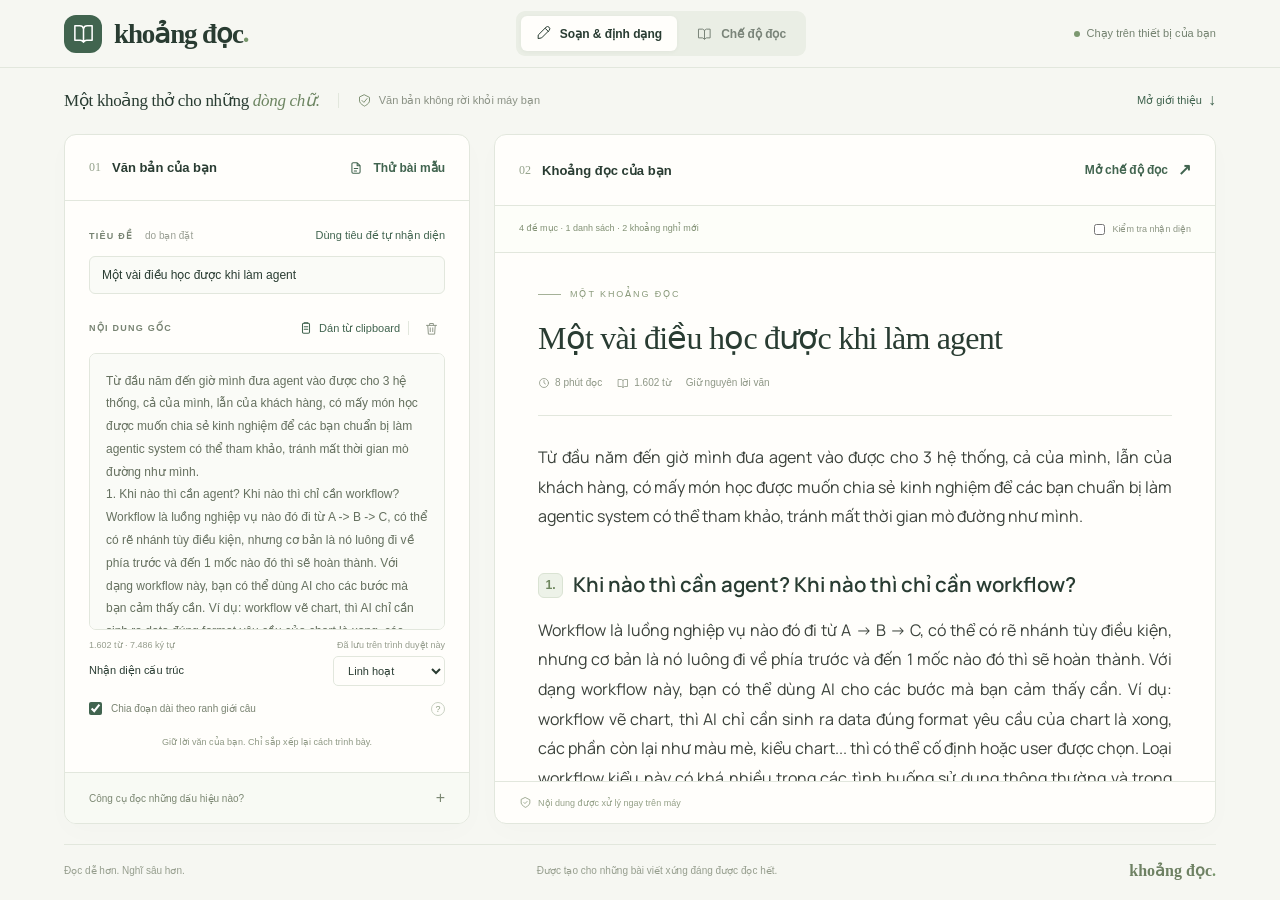
<file: index.html>
<!doctype html>
<html lang="vi">
<head>
  <meta charset="utf-8">
  <meta name="viewport" content="width=device-width, initial-scale=1">
  <meta name="theme-color" content="#f6f7f2">
  <meta name="description" content="Biến văn bản thô thành một trang dễ đọc. Chạy hoàn toàn trên thiết bị, kể cả khi không có mạng.">
  <title>Khoảng đọc — Cho những dòng chữ một khoảng thở</title>
  <link rel="icon" href="data:image/svg+xml,%3Csvg xmlns='http://www.w3.org/2000/svg' viewBox='0 0 40 40'%3E%3Crect width='40' height='40' rx='12' fill='%233c5f4b'/%3E%3Cpath d='M10 11h7c2 0 3 1 3 2 0-1 1-2 3-2h7v18h-7c-2 0-3 1-3 2 0-1-1-2-3-2h-7zM20 13v18' fill='none' stroke='%23fff' stroke-width='2'/%3E%3C/svg%3E">
  <link rel="manifest" href="manifest.webmanifest">
  <link rel="apple-touch-icon" href="icons/apple-touch-icon.png">
  <meta name="apple-mobile-web-app-capable" content="yes">
  <meta name="apple-mobile-web-app-title" content="Khoảng đọc">
  <script>try{if(localStorage.getItem('khoang-doc-intro')==='collapsed')document.documentElement.classList.add('intro-collapsed','no-anim')}catch(e){}</script>
  <link rel="stylesheet" href="styles.css">
  <script defer src="fonts.js"></script>
  <script defer src="sample.js"></script>
  <script defer src="formatter.js"></script>
  <script defer src="app.js"></script>
  <script defer src="pwa.js"></script>
</head>
<body>
  <div class="reading-progress" aria-hidden="true"><span id="progressBar"></span></div>
  <header class="site-header">
    <a class="brand" id="homeLink" href="#" aria-label="Khoảng đọc, trang chủ"><span class="brand-mark"><svg viewBox="0 0 24 24" fill="none" aria-hidden="true"><path d="M3 4h5a4 4 0 0 1 4 3 4 4 0 0 1 4-3h5v15h-5a4 4 0 0 0-4 2 4 4 0 0 0-4-2H3zM12 7v14"/></svg></span>khoảng đọc<span class="brand-dot">.</span></a>
    <nav class="view-tabs" aria-label="Chế độ hiển thị">
      <button id="editTab" class="view-tab active" aria-pressed="true"><svg viewBox="0 0 24 24" aria-hidden="true"><path d="M15 4l5 5M4 20l5-1L21 7a2 2 0 0 0-5-5L4 14z"/></svg><span>Soạn & định dạng</span></button>
      <button id="readTab" class="view-tab" aria-pressed="false"><svg viewBox="0 0 24 24" aria-hidden="true"><path d="M3 5h6l3 2 3-2h6v14h-6l-3 2-3-2H3zM12 7v14"/></svg><span>Chế độ đọc</span></button>
    </nav>
    <span class="offline-badge"><span></span>Chạy trên thiết bị của bạn</span>
  </header>

  <main>
    <section class="intro" id="intro" aria-label="Giới thiệu">
      <div class="intro-pane full" id="introFull">
        <div class="intro-clip"><div class="intro-inner">
          <div><div class="eyebrow"><span class="tiny-line"></span> BỚT ỒN ÀO. ĐỌC TẬP TRUNG.</div><h1>Một khoảng thở<br>cho những <em>dòng chữ.</em></h1><p>Dán bài bạn muốn đọc vào đây. Những đoạn văn dài sẽ thoáng và dễ đọc hơn.</p></div>
          <div class="intro-note"><svg viewBox="0 0 24 24" aria-hidden="true"><path d="M12 3l8 4v6c0 4-8 8-8 8s-8-4-8-8V7zM8 12l3 3 5-6"/></svg><div><strong>Chỉ có bạn và bài viết.</strong><span>Không cần tài khoản. Văn bản không rời khỏi máy bạn.<br>Dùng được cả khi không có mạng.</span></div></div>
          <button type="button" id="introFold" class="text-button small intro-fold" aria-controls="introFull">Thu gọn <span aria-hidden="true">↑</span></button>
        </div></div>
      </div>
      <div class="intro-pane compact" id="introCompact">
        <div class="intro-clip"><div class="intro-strip">
          <p class="intro-tagline">Một khoảng thở cho những <em>dòng chữ.</em></p>
          <span class="intro-privacy"><svg viewBox="0 0 24 24" aria-hidden="true"><path d="M12 3l8 4v6c0 4-8 8-8 8s-8-4-8-8V7zM8 12l3 3 5-6"/></svg>Văn bản không rời khỏi máy bạn</span>
          <button type="button" id="introUnfold" class="text-button small" aria-controls="introFull" aria-expanded="false">Mở giới thiệu <span aria-hidden="true">↓</span></button>
        </div></div>
      </div>
    </section>

    <section id="workspace" class="workspace" aria-label="Soạn và xem trước">
      <div class="source-panel panel">
        <div class="panel-heading"><div><span class="step-number">01</span><h2>Văn bản của bạn</h2></div><button id="sampleButton" class="text-button"><svg viewBox="0 0 24 24" aria-hidden="true"><path d="M14 3H7a2 2 0 0 0-2 2v14a2 2 0 0 0 2 2h10a2 2 0 0 0 2-2V8zM14 3v5h5M9 13h6M9 17h4"/></svg>Thử bài mẫu</button></div>
        <div class="source-body">
          <div class="title-label"><label class="field-label" for="articleTitle">TIÊU ĐỀ <span id="titleHint">không bắt buộc</span></label><button type="button" id="titleAutoButton" class="text-button small" hidden>Dùng tiêu đề tự nhận diện</button></div>
          <input id="articleTitle" class="title-input" type="text" maxlength="180" placeholder="Đặt tên cho bài đọc…" autocomplete="off">
          <div class="input-label"><label class="field-label" for="sourceText">NỘI DUNG GỐC</label><div><button class="text-button small" id="pasteButton"><svg viewBox="0 0 24 24" aria-hidden="true"><rect x="6" y="4" width="12" height="17" rx="2"/><path d="M9 4V3h6v1M9 10h6M9 14h6"/></svg>Dán từ clipboard</button><span class="input-divider" aria-hidden="true"></span><button class="icon-button" id="clearButton" title="Xóa nội dung" aria-label="Xóa nội dung"><svg viewBox="0 0 24 24" aria-hidden="true"><path d="M4 7h16M9 7V4h6v3M6 7l1 14h10l1-14M10 11v6M14 11v6"/></svg></button></div></div>
          <textarea id="sourceText" spellcheck="false" aria-describedby="sourceHint" placeholder="Dán vào đây bài viết, ghi chú hay bất kỳ đoạn văn bản dài nào bạn muốn đọc…"></textarea>
          <div class="debounce-track" aria-hidden="true"><span id="debounceBar"></span></div>
          <div class="source-meta"><span id="sourceCount">0 từ</span><span id="saveStatus" aria-live="off">Lưu tự động trên trình duyệt</span></div>
          <div class="format-options"><label for="formatMode">Nhận diện cấu trúc</label><select id="formatMode"><option value="balanced">Linh hoạt</option><option value="conservative">Thận trọng</option></select></div>
          <label class="check-option"><input id="splitParagraphs" type="checkbox" checked><span>Chia đoạn dài theo ranh giới câu</span><span class="help-dot" title="Chỉ thêm khoảng nghỉ giữa các câu; không viết lại nội dung.">?</span></label>
          <p class="source-hint" id="sourceHint">Giữ lời văn của bạn. Chỉ sắp xếp lại cách trình bày.</p>
        </div>
        <details class="how-it-works"><summary>Công cụ đọc những dấu hiệu nào?<span aria-hidden="true">+</span></summary><p>Tiêu đề có số, CHỮ HOA, Markdown; danh sách với −, +, •; trích dẫn, dòng nhấn mạnh và các câu hoàn chỉnh. Công cụ xét thêm độ dài, khoảng trắng và các dòng lân cận để chọn cách trình bày.</p><p>Đây là bộ quy tắc cục bộ, không phải AI hiểu ngữ nghĩa. Bật “Kiểm tra nhận diện” bên cạnh để sửa những chỗ chưa đúng. Chế độ Thận trọng giữ cấu trúc gốc nhiều hơn.</p></details>
      </div>

      <div class="preview-panel panel">
        <div class="panel-heading"><div><span class="step-number">02</span><h2>Khoảng đọc của bạn</h2></div><button id="startReading" class="text-button">Mở chế độ đọc <span aria-hidden="true">↗</span></button></div>
        <div class="preview-toolbar"><div id="formatSummary" class="format-summary"></div><label class="inspect-toggle"><input type="checkbox" id="inspectToggle"><span>Kiểm tra nhận diện</span></label></div>
        <div class="preview-scroll" id="previewScroll"><article id="previewArticle" class="reading-article"></article></div>
        <div class="preview-footer"><span><svg viewBox="0 0 24 24" aria-hidden="true"><path d="M9 12l2 2 4-4M12 3l8 4v6c0 4-8 8-8 8s-8-4-8-8V7z"/></svg>Nội dung được xử lý ngay trên máy</span></div>
      </div>
    </section>

    <div id="readerBar" class="reader-bar">
      <button type="button" id="tocOpen" class="reader-bar-main" aria-haspopup="dialog" aria-expanded="false" aria-controls="tocSheet" aria-label="Mở mục lục bài viết">
        <svg class="reader-bar-icon" viewBox="0 0 24 24" aria-hidden="true"><path d="M8 6h12M8 12h12M8 18h12M4 6h.01M4 12h.01M4 18h.01"/></svg>
        <span class="reader-bar-text"><span class="reader-bar-caption" id="barCaption"></span><span class="reader-bar-title" id="barTitle"></span></span>
        <span class="reader-bar-percent" id="barPercent" aria-hidden="true">0%</span>
      </button>
      <span class="reader-bar-track" id="barTrack" role="progressbar" aria-label="Tiến độ đọc" aria-valuemin="0" aria-valuemax="100" aria-valuenow="0"><span id="barFill"></span></span>
    </div>
    <div id="tocSheet" class="toc-sheet">
      <div class="toc-sheet-backdrop"></div>
      <div class="toc-sheet-panel" role="dialog" aria-modal="true" aria-labelledby="tocSheetTitle">
        <div class="toc-sheet-head"><strong id="tocSheetTitle">Trong bài viết</strong><button type="button" id="tocClose" class="icon-button" aria-label="Đóng mục lục">×</button></div>
        <div class="toc-sheet-progress"><span id="sheetSummary"></span><span class="sheet-track" aria-hidden="true"><span id="sheetFill"></span></span></div>
        <nav id="sheetToc" class="sheet-toc" aria-label="Mục lục bài viết"></nav>
        <button type="button" id="sheetBack" class="text-button small sheet-back">← Trở lại chỉnh sửa</button>
      </div>
    </div>

    <section id="reader" class="reader" hidden aria-label="Trang đọc">
      <aside class="reader-sidebar"><button id="backToEdit" class="back-button">← Trở lại chỉnh sửa</button><div class="toc-label">TRONG BÀI VIẾT</div><nav id="tableOfContents" class="toc" aria-label="Mục lục bài viết"></nav><div class="sidebar-note">Đọc chậm một chút.<br>Hiểu sâu hơn một chút.</div></aside>
      <div class="reader-content"><div class="reader-tools"><div class="reader-meta" id="readerMeta"></div><div class="reader-actions"><button id="focusButton" class="tool-button" aria-label="Bật chế độ Focus" aria-pressed="false" aria-keyshortcuts="F" title="Focus: chỉ hiển thị bài đọc (phím F)"><svg viewBox="0 0 24 24" aria-hidden="true"><path d="M8 3H3v5m13-5h5v5M3 16v5h5m13-5v5h-5"/></svg><span class="desktop-label">Focus</span></button><button id="settingsButton" class="tool-button" aria-expanded="false" aria-controls="readingSettings" title="Tùy chỉnh hiển thị"><span class="aa-icon">Aa</span><span class="desktop-label">Hiển thị</span></button><button id="downloadButton" class="tool-button" title="Tải trang HTML để đọc ngoại tuyến"><svg viewBox="0 0 24 24" aria-hidden="true"><path d="M12 3v12m-5-5 5 5 5-5M4 16v5h16v-5"/></svg><span class="desktop-label">Lưu HTML</span></button><button id="printButton" class="tool-button" title="In hoặc lưu PDF" aria-label="In hoặc lưu PDF"><svg viewBox="0 0 24 24" aria-hidden="true"><path d="M7 8V3h10v5M7 17H3V8h18v9h-4M7 14h10v7H7zM17 11h1"/></svg></button></div></div>
        <div id="readingSettings" class="reading-settings" hidden>
          <div class="settings-heading"><strong>Thoải mái theo cách của bạn</strong><button id="closeSettings" class="icon-button" aria-label="Đóng tùy chỉnh">×</button></div>
          <div class="setting-row"><label for="fontSize">Cỡ chữ <output id="fontSizeValue">20</output>px</label><input id="fontSize" type="range" min="16" max="28" value="20"></div>
          <div class="setting-row"><label for="lineHeight">Giãn dòng <output id="lineHeightValue">1.50</output></label><input id="lineHeight" type="range" min="1.4" max="2.2" step="0.05" value="1.5"></div>
          <div class="setting-row width-setting"><label for="readingWidth">Rộng bài <output id="readingWidthValue">720</output>px</label><input id="readingWidth" type="range" min="480" max="1040" step="20" value="720" aria-describedby="readingWidthHint"></div>
          <p id="readingWidthHint" class="setting-hint">Chiều rộng tối đa; tự co theo màn hình.</p>
          <div class="setting-row"><label for="fontFamily">Kiểu chữ</label><select id="fontFamily"><option value="serif">Chân chữ · Sách</option><option value="sans">Không chân · Hiện đại</option><option value="beVietnam">Be Vietnam Pro · Thanh thoát</option><option value="manrope">Manrope · Hiện đại</option><option value="mono">Monospace · Đều nét</option></select></div>
          <div class="setting-row theme-setting"><span>Màu trang <output id="themeName">Giấy</output></span><div class="theme-options" aria-label="Màu trang"><button class="theme-swatch paper active" data-theme="paper" aria-label="Màu giấy" title="Giấy" aria-pressed="true"></button><button class="theme-swatch white" data-theme="white" aria-label="Trắng" title="Trắng" aria-pressed="false"></button><button class="theme-swatch night" data-theme="night" aria-label="Ban đêm" title="Ban đêm" aria-pressed="false"></button><button class="theme-swatch sepia" data-theme="sepia" aria-label="Giấy ấm" title="Giấy ấm" aria-pressed="false"></button><button class="theme-swatch mist" data-theme="mist" aria-label="Sương xanh" title="Sương xanh" aria-pressed="false"></button></div></div>
          <button id="resetSettings" class="text-button small">Khôi phục mặc định</button>
        </div>
        <article id="readerArticle" class="reading-article" tabindex="-1"></article><div class="reading-end" id="readingEnd"><span>✳</span><p>Một bài viết. Một khoảng lặng.</p><button id="nextArticle" class="text-button">Đọc một bài khác →</button></div>
      </div>
    </section>
    <footer id="siteFooter" class="site-footer"><span>Đọc dễ hơn. Nghĩ sâu hơn.</span><span>Được tạo cho những bài viết xứng đáng được đọc hết.</span><span>khoảng đọc<span class="brand-dot">.</span></span></footer>
  </main>
  <button id="exitFocusButton" class="focus-exit" hidden title="Thoát chế độ Focus (Esc)" aria-keyshortcuts="Escape"><svg viewBox="0 0 24 24" aria-hidden="true"><path d="M3 8h5V3m8 0v5h5M8 21v-5H3m18 0h-5v5"/></svg><span>Thoát Focus</span><kbd>Esc</kbd></button>
  <div class="toast" id="toast" role="status" aria-live="polite"></div>
  <noscript><p class="noscript">Hãy bật JavaScript để công cụ có thể định dạng văn bản ngay trên thiết bị của bạn.</p></noscript>
</body>
</html>
</file>
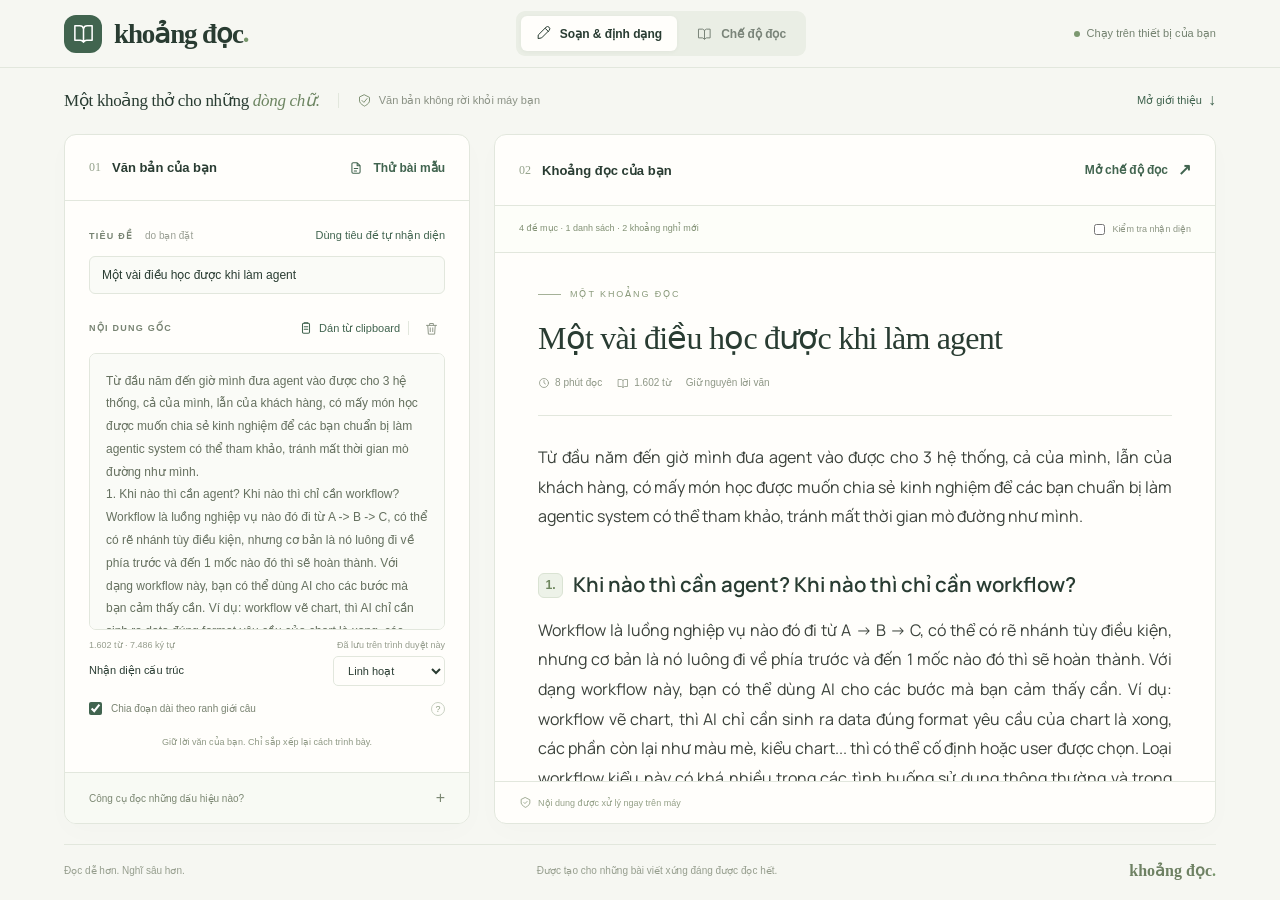
<file: easy-text-reader-standalone.html>
<!doctype html>
<html lang="vi">
<head>
  <meta charset="utf-8">
  <meta name="viewport" content="width=device-width, initial-scale=1">
  <meta name="theme-color" content="#f6f7f2">
  <meta name="description" content="Biến văn bản thô thành một trang dễ đọc. Chạy hoàn toàn trên thiết bị, kể cả khi không có mạng.">
  <title>Khoảng đọc — Cho những dòng chữ một khoảng thở</title>
  <link rel="icon" href="data:image/svg+xml,%3Csvg xmlns='http://www.w3.org/2000/svg' viewBox='0 0 40 40'%3E%3Crect width='40' height='40' rx='12' fill='%233c5f4b'/%3E%3Cpath d='M10 11h7c2 0 3 1 3 2 0-1 1-2 3-2h7v18h-7c-2 0-3 1-3 2 0-1-1-2-3-2h-7zM20 13v18' fill='none' stroke='%23fff' stroke-width='2'/%3E%3C/svg%3E">
  <script>try{if(localStorage.getItem('khoang-doc-intro')==='collapsed')document.documentElement.classList.add('intro-collapsed','no-anim')}catch(e){}</script>
  <style>
@charset "UTF-8";
:root{--bg:#f6f7f2;--surface:#fffefb;--ink:#293c32;--muted:#7a847a;--accent:#41644f;--accent-soft:#eaf0e7;--border:#e2e7dd;--article-ink:#3b423b;--article-size:20px;--reading-width:720px;--article-leading:1.85;--article-font:Cambria,Georgia,'Times New Roman',serif;--shadow:0 8px 28px #283c3104;color-scheme:light}
*{box-sizing:border-box}html{scroll-behavior:smooth;scroll-padding-top:100px}body{margin:0;background:var(--bg);color:var(--ink);font-family:Inter,'Segoe UI',Arial,sans-serif;font-size:14px;-webkit-font-smoothing:antialiased}button,input,textarea,select{font:inherit}button,a,input,textarea,select{-webkit-tap-highlight-color:transparent}button{cursor:pointer}button,select{touch-action:manipulation}button{color:inherit}button:disabled{opacity:.45;cursor:not-allowed}a{color:inherit}button:focus-visible,a:focus-visible,summary:focus-visible{outline:3px solid #8ca78d;outline-offset:4px}input:focus-visible,textarea:focus-visible,select:focus-visible{outline:2px solid #8ca78d;outline-offset:2px}button{border:0;background:none}svg{width:20px;height:20px;fill:none;stroke:currentColor;stroke-width:1.6;stroke-linecap:round;stroke-linejoin:round;flex-shrink:0}[hidden]{display:none!important}::selection{background:#dbe8cc;color:#263e2e}
.site-header{height:94px;max-width:1440px;margin:auto;padding:0 64px;display:flex;align-items:center;justify-content:space-between;border-bottom:1px solid var(--border);gap:24px}.brand{text-decoration:none;font-family:Cambria,Georgia,'Times New Roman',serif;font-size:27px;font-weight:bold;letter-spacing:-1.1px;display:flex;align-items:center;white-space:nowrap}.brand-mark{display:grid;place-items:center;background:var(--accent);color:#fff;width:38px;height:38px;border-radius:12px;margin-right:12px}.brand-mark svg{width:23px;height:23px}.brand-dot{color:#76966b}.view-tabs{display:flex;gap:5px;background:#eaeee5;padding:5px;border-radius:9px}.view-tab{display:flex;align-items:center;justify-content:center;gap:9px;padding:10px 15px;font-size:12px;font-weight:600;border-radius:6px;white-space:nowrap;color:#7a8479}.view-tab svg{width:15px;height:15px}.view-tab.active{background:var(--surface);color:var(--ink);box-shadow:0 1px 4px #34462d0c}.offline-badge{font-size:11px;color:#748270;white-space:nowrap;display:flex;gap:7px;align-items:center}.offline-badge>span,.preview-label>span{width:6px;height:6px;border-radius:50%;background:#7c9870}
main{max-width:1440px;margin:auto;padding:0 64px}.intro-inner{padding:52px 0 39px;display:flex;align-items:center;justify-content:space-between;gap:40px}.eyebrow{font-size:9px;font-weight:700;letter-spacing:2px;display:flex;align-items:center;gap:10px;color:#7f8c78;margin-bottom:19px}.tiny-line{width:22px;height:1px;background:#8da17e}.intro h1{font-family:Cambria,Georgia,'Times New Roman',serif;font-size:48px;line-height:1.17;letter-spacing:-1.9px;font-weight:400;margin:0 0 19px}.intro h1 em{font-weight:400;color:#6d8562}.intro-inner>div>p{font-size:12px;line-height:1.8;margin:0;color:#838a7d}.intro-note{display:flex;align-items:flex-start;gap:14px;margin:18px 24px 0 0}.intro-note>svg{width:30px;height:30px;color:#829477}.intro-note strong{display:block;font-size:12px;font-weight:600;margin-bottom:9px}.intro-note span{display:block;font-size:11px;line-height:1.9;color:#8a9184}
.workspace{display:grid;grid-template-columns:minmax(300px,.72fr) minmax(0,1.28fr);gap:24px;align-items:start}.panel{border:1px solid var(--border);border-radius:12px;background:var(--surface);overflow:hidden;box-shadow:var(--shadow)}.panel-heading{display:flex;align-items:center;justify-content:space-between;gap:10px;min-height:66px;padding:17px 24px;border-bottom:1px solid var(--border)}.panel-heading>div{display:flex;align-items:center;gap:11px}.step-number{font-family:Cambria,Georgia,serif;font-size:12px;color:#93a18a}.panel-heading h2{font-size:13px;font-weight:600;margin:0}.text-button{color:var(--accent);font-size:12px;font-weight:600;padding:6px 0;line-height:1.5;display:inline-flex;gap:10px;align-items:center}.text-button:hover{color:#83a070}.text-button span{font-size:16px}.text-button.small{font-size:11px;font-weight:400}.source-body{padding:23px 24px 16px}.field-label{font-size:9px;font-weight:700;letter-spacing:1.25px;display:block;color:#778372}.field-label>span{font-size:10px;font-weight:400;letter-spacing:0;color:#9a9f94;text-transform:none;margin-left:8px}.title-input{margin:10px 0 20px;border:1px solid var(--border);background:#fafbf7;border-radius:6px;padding:11px 12px;width:100%;font-size:12px;color:var(--ink)}.title-input::placeholder{color:#9a9f94}.input-label{display:flex;align-items:center;justify-content:space-between;margin-bottom:10px}.input-label>div{display:flex;align-items:center;gap:12px}.icon-button{display:grid;place-items:center;width:28px;height:28px;padding:4px;color:#91998a;border-radius:5px}.icon-button:hover{background:var(--accent-soft)}.icon-button svg{width:15px;height:15px}textarea{resize:vertical;width:100%;height:360px;min-height:180px;max-height:800px;border:1px solid var(--border);background:#fafbf7;border-radius:7px;color:#65705f;padding:16px;font-size:12px;line-height:1.9;scrollbar-width:thin;scrollbar-color:#d4ddcc transparent}textarea::placeholder{color:#9ba493}.source-meta{display:flex;align-items:center;justify-content:space-between;gap:8px;font-size:9px;color:#969d8d;margin:9px 0 22px}.format-options{display:flex;align-items:center;justify-content:space-between;gap:12px;font-size:11px;margin-bottom:16px}.format-options select,.setting-row select{border:1px solid var(--border);border-radius:5px;background:var(--surface);color:var(--ink);padding:7px 25px 7px 10px;font-size:11px}.check-option{display:flex;align-items:center;gap:9px;font-size:10px;color:#7a8472;margin-bottom:21px}.check-option input,.inspect-toggle input{accent-color:var(--accent);width:13px;height:13px;margin:0;flex-shrink:0}.help-dot{display:grid;place-items:center;margin-left:auto;width:14px;height:14px;border:1px solid #c9d1c2;border-radius:50%;color:#92a087;font-size:9px}.primary-button{display:flex;align-items:center;justify-content:center;gap:12px;width:100%;padding:14px;background:var(--accent);border:1px solid var(--accent);border-radius:6px;color:#fff;font-size:12px;font-weight:600;transition:background .15s}.primary-button>svg{width:16px;height:16px}.primary-button>span{margin-left:auto;font-size:17px}.primary-button:hover{background:#314f3d}.source-hint{margin:11px 0 0;text-align:center;font-size:9px;line-height:1.7;color:#8e9884}.how-it-works{background:#f8faf4;border-top:1px solid var(--border);padding:0 24px;color:#7c8873}.how-it-works summary{list-style:none;font-size:10px;padding:16px 0;display:flex;align-items:center;justify-content:space-between;cursor:pointer}.how-it-works summary::-webkit-details-marker{display:none}.how-it-works summary>span{font-size:16px;font-weight:300}.how-it-works[open] summary>span{transform:rotate(45deg)}.how-it-works p{font-size:11px;line-height:1.8;margin:0 0 15px}
.preview-label{display:flex;align-items:center;gap:7px;font-size:8px;letter-spacing:1px;color:#8d9983}.preview-label>span{width:5px;height:5px}.preview-toolbar{padding:12px 24px;display:flex;justify-content:space-between;gap:8px;align-items:center;border-bottom:1px solid var(--border);min-height:47px;background:#fdfef9}.format-summary{font-size:9px;line-height:1.7;color:#829175;display:flex;align-items:center;gap:5px}.inspect-toggle{display:flex;align-items:center;gap:7px;font-size:9px;color:#8d9684;cursor:pointer;white-space:nowrap}.inspect-toggle input{width:11px;height:11px}.preview-scroll{height:614px;overflow:auto;overscroll-behavior:contain;scrollbar-width:thin;scrollbar-color:#dce3d5 transparent}.reading-article{color:var(--article-ink);font-family:var(--article-font);font-size:var(--article-size);line-height:var(--article-leading);overflow-wrap:anywhere}.preview-scroll .reading-article{--article-size:16px;--article-leading:1.85;padding:33px 43px 50px}.article-kicker{font-family:'Segoe UI',Arial,sans-serif;font-size:9px;letter-spacing:1.9px;color:#8a9a7b;display:flex;align-items:center;gap:9px;margin:0 0 15px}.article-kicker::before{content:'';height:1px;width:23px;background:#a5b198}.reading-article h1{font-family:Cambria,Georgia,'Times New Roman',serif;color:var(--ink);font-weight:400;font-size:2em;line-height:1.25;letter-spacing:-.8px;margin:0 0 16px}.article-metadata{font-family:'Segoe UI',Arial,sans-serif;font-size:10px;color:#8e9786;display:flex;flex-wrap:wrap;gap:15px;margin-bottom:27px;padding-bottom:23px;border-bottom:1px solid var(--border)}.article-metadata>span{display:flex;gap:5px;align-items:center}.article-metadata svg{width:12px;height:12px}.reading-article p{margin:0 0 1.25em}.reading-article h2,.reading-article h3,.reading-article h4{font-family:var(--article-font);color:var(--ink);font-weight:600;line-height:1.5;margin:1.8em 0 .8em;scroll-margin-top:100px}.reading-article h2{font-size:1.28em}.reading-article h3{font-size:1.13em}.reading-article h4{font-size:1.04em}.heading-number{font-family:'Segoe UI',Arial,sans-serif;font-size:.6em;display:inline-grid;place-items:center;min-width:25px;height:25px;border-radius:6px;border:1px solid #dae3d3;background:#edf2e8;color:#6f875f;margin-right:10px;vertical-align:3px;padding:0 5px}.reading-article ul,.reading-article ol{padding-left:1.5em;margin:0 0 1.25em}.reading-article li{padding-left:.25em;margin-bottom:.6em}.reading-article li::marker{color:#7e936c}.reading-article blockquote{border-left:3px solid #8ba17d;padding:.15em 0 .15em 1.2em;margin:1.5em 0;color:#65735c;font-style:italic;white-space:pre-line}.reading-article .callout{border:1px solid #e1e8d8;background:#f1f5eb;border-radius:7px;padding:16px 19px;font-size:.95em;margin:1.5em 0;color:#4e6543}.reading-article .verse{white-space:pre-line}.reading-article pre{font-size:.74em;line-height:1.7;background:#edf0e9;padding:18px;border-radius:7px;white-space:pre;overflow:auto;max-width:100%}.reading-article code{font-family:Consolas,monospace;font-size:.85em;background:#eaf0e5;padding:2px 4px;border-radius:3px}.reading-article pre code{background:none;padding:0;font-size:inherit}.reading-article a{color:#557c50;text-underline-offset:3px}.reading-article hr{border:0;border-top:1px solid var(--border);margin:2em 0}.reading-article .task-item,.reading-article .symbol-item{list-style:none}.task-box,.list-symbol{font-family:Arial,sans-serif;color:var(--accent);margin-left:-1.5em;display:inline-block;width:1.5em}.preview-footer{display:flex;align-items:center;justify-content:space-between;border-top:1px solid var(--border);padding:14px 24px;gap:10px}.preview-footer>span{font-size:9px;display:flex;align-items:center;gap:6px;color:#94a087}.preview-footer svg{width:13px;height:13px}.preview-footer>.text-button{font-size:10px}.site-footer{display:flex;align-items:center;justify-content:space-between;gap:20px;margin-top:32px;padding:23px 0 30px;border-top:1px solid var(--border);color:#969e8e;font-size:10px}.site-footer>span:last-child{font-family:Cambria,Georgia,serif;font-size:16px;font-weight:bold;color:#6e8163}
.empty-state{text-align:center;padding:90px 15px;color:#87937d;font-family:'Segoe UI',Arial,sans-serif}.empty-state svg{width:40px;height:40px;stroke-width:1;margin-bottom:15px}.empty-state h3{font-family:Cambria,Georgia,serif;font-size:25px;font-weight:400;color:var(--ink);margin:10px 0}.empty-state p{font-size:12px;line-height:1.9}.inspection{font-family:'Segoe UI',Arial,sans-serif;font-size:10px;line-height:1.6;display:flex;flex-wrap:wrap;align-items:center;gap:7px;border-top:1px dashed #d6dfcc;padding:7px 0 5px;margin-top:15px;color:#8a977f}.inspection select{max-width:150px;font-size:10px;padding:5px;border:1px solid var(--border);border-radius:4px;background:var(--surface);color:var(--accent)}.inspection>span{flex:1;min-width:100px}.inspection button{font-size:10px;text-decoration:underline}.inspected-block{position:relative}.inspected-block p,.inspected-block h2,.inspected-block h3{margin-top:.7em}
.reading-progress{position:fixed;top:0;left:0;width:100%;height:3px;z-index:30;pointer-events:none;display:none}.reading-progress>span{display:block;height:100%;width:0;background:#83a16e}.is-reading .reading-progress{display:block}.is-reading .site-header{position:sticky;top:0;z-index:10;background:var(--bg);height:78px}.reader{display:grid;grid-template-columns:220px minmax(0,calc(var(--reading-width) + 20px));gap:64px;justify-content:center;padding-top:35px}.reader-sidebar{position:sticky;top:111px;align-self:start;max-height:calc(100vh - 140px);overflow:auto;scrollbar-width:thin}.back-button{font-size:11px;color:#7f8d76;padding:8px 0;margin-bottom:32px}.toc-label{font-size:9px;font-weight:600;letter-spacing:1.6px;color:#939f89;margin-bottom:17px}.toc{display:flex;flex-direction:column;gap:4px}.toc a{font-size:11px;line-height:1.8;text-decoration:none;color:#8a9580;padding:9px 12px;border-left:2px solid transparent}.toc a:hover,.toc a.active{background:var(--accent-soft);border-left-color:#7f9a6e;border-radius:0 5px 5px 0;color:var(--accent)}.toc .toc-sub{padding-left:25px;font-size:10px}.toc-empty{font-size:11px;line-height:1.8;color:var(--muted)}.sidebar-note{font-family:Cambria,Georgia,serif;font-style:italic;font-size:15px;color:#a0aa95;line-height:1.7;margin:45px 12px 0;border-top:1px solid var(--border);padding-top:25px}.reader-content{min-width:0;position:relative}.reader-tools{display:flex;align-items:center;justify-content:space-between;gap:12px;padding-bottom:20px;margin-bottom:35px;border-bottom:1px solid var(--border)}.reader-meta{font-size:10px;line-height:1.8;color:#849278}.reader-actions{display:flex;gap:5px}.tool-button{display:flex;gap:7px;align-items:center;justify-content:center;font-size:11px;padding:9px 11px;border:1px solid var(--border);border-radius:6px;background:var(--surface);white-space:nowrap}.tool-button:hover{background:var(--accent-soft)}.tool-button svg{width:15px;height:15px}.aa-icon{font-family:Cambria,Georgia,serif;font-size:18px;line-height:16px}.reader-content>.reading-article{max-width:var(--reading-width);margin:auto}.reader-content .reading-article h1{font-size:2.25em}.reader-content .article-metadata{margin-bottom:37px}.reading-end{text-align:center;padding:60px 0 80px;color:#9caa90}.reading-end>span{font-size:27px}.reading-end p{font-family:Cambria,Georgia,serif;font-style:italic;font-size:16px}.reading-end .text-button{font-size:11px}.reading-settings{position:absolute;right:0;top:52px;z-index:15;width:330px;padding:18px 22px;background:var(--surface);border:1px solid var(--border);border-radius:9px;box-shadow:0 12px 40px #263d3020;font-size:12px}.settings-heading{display:flex;justify-content:space-between;align-items:center;margin-bottom:15px}.settings-heading strong{font-size:12px;font-weight:600}.settings-heading .icon-button{font-size:22px}.setting-row{display:flex;align-items:center;justify-content:space-between;gap:10px;margin-bottom:20px;font-size:11px}.setting-row input[type=range]{width:128px;accent-color:var(--accent)}.theme-options{display:flex;gap:10px}.theme-swatch{height:25px;width:25px;border-radius:50%;border:1px solid #c9cebf}.theme-swatch.paper{background:#f6f7f2}.theme-swatch.white{background:#fff}.theme-swatch.night{background:#252e29}.theme-swatch.active{outline:2px solid #789268;outline-offset:3px}
.toast{position:fixed;bottom:26px;left:50%;transform:translate(-50%,20px);opacity:0;pointer-events:none;background:#314f3d;color:#fff;padding:12px 20px;border-radius:8px;box-shadow:0 6px 22px #203b3520;z-index:100;font-size:12px;line-height:1.7;text-align:center;max-width:calc(100vw - 32px);width:max-content;transition:opacity .2s,transform .2s}.toast.visible{opacity:1;transform:translate(-50%,0)}.noscript{text-align:center;padding:30px}
body[data-theme=white]{--bg:#fff;--surface:#fff;--border:#e9e9e5}body[data-theme=night]{--bg:#202923;--surface:#27322a;--ink:#dce4d5;--muted:#a7b09e;--article-ink:#c7d0c0;--border:#3b483b;--accent:#a8c597;--accent-soft:#354331;color-scheme:dark}body[data-theme=night] .view-tabs{background:#2d382d}body[data-theme=night] .reading-article .callout,body[data-theme=night] .reading-article code,body[data-theme=night] .reading-article pre,body[data-theme=night] .heading-number{background:#2d3a2b;border-color:#44533d;color:#c1d4b2}body[data-theme=night] .reading-article blockquote{color:#a9ba9b}body[data-theme=night] .reading-article a{color:#b3cf9e}body[data-theme=night] .primary-button{background:#7f9a6e;color:#14220f}body[data-theme=night] textarea,body[data-theme=night] .title-input,body[data-theme=night] .how-it-works,body[data-theme=night] .preview-toolbar{background:#232e25;color:#c1cbb9}body[data-theme=night] .preview-scroll .reading-article{--article-ink:#c7d0c0}
@media(min-width:1500px){.intro-inner{padding-top:65px;padding-bottom:48px}.intro h1{font-size:54px}.preview-scroll{height:650px}textarea{height:396px}}
@media(max-width:1150px){.site-header{padding:0 32px}main{padding:0 32px}.offline-badge{font-size:0;gap:0}.offline-badge>span{height:8px;width:8px}.workspace{grid-template-columns:minmax(290px,.85fr) minmax(0,1.15fr);gap:18px}.preview-scroll .reading-article{padding:30px}.intro-note{margin-right:0}.intro h1{font-size:44px}.preview-toolbar{padding:12px 18px;flex-wrap:wrap}.reader{gap:35px;grid-template-columns:180px minmax(0,calc(var(--reading-width) + 20px))}.panel-heading{padding-left:20px;padding-right:20px}.source-body{padding-left:20px;padding-right:20px}.preview-footer{flex-wrap:wrap}.preview-footer>.text-button{margin-left:auto}}
@media(max-width:820px){.site-header{height:80px;padding:0 24px;gap:15px}.brand{font-size:23px}.brand-mark{width:33px;height:33px;margin-right:9px;border-radius:10px}.view-tab{padding:10px;font-size:11px}.offline-badge{display:none}main{padding:0 24px}.intro-inner{padding:35px 0 30px;gap:20px}.intro h1{font-size:40px}.intro-note{max-width:200px}.intro-note>svg{width:23px;height:23px}.intro-note span{font-size:10px}.intro-note strong{font-size:11px}.workspace{grid-template-columns:1fr}.source-body{display:grid;grid-template-columns:1fr;gap:0}textarea{height:230px}.preview-scroll{height:650px}.preview-scroll .reading-article{padding:35px 45px;--article-size:18px}.site-footer>span:nth-child(2){display:none}.reader{display:block;max-width:calc(var(--reading-width) + 20px);margin:auto;padding-top:20px}.reader-sidebar{display:none}.reader-tools{margin-bottom:27px}.reader-content .reading-article h1{font-size:2em}}
@media(max-width:520px){.site-header{height:auto;min-height:77px;padding:17px 18px;flex-wrap:wrap;gap:17px}.brand{font-size:24px}.brand-mark{width:32px;height:32px}.view-tabs{margin-left:auto;padding:4px;gap:3px}.view-tab{padding:8px 9px;gap:6px;font-size:10px}.view-tab svg{display:none}.brand{font-size:21px}.brand-mark{margin-right:7px}.is-reading .site-header{height:auto;min-height:70px}.intro-inner{padding:31px 0 25px;display:block}.eyebrow{font-size:8px;letter-spacing:1.5px;margin-bottom:15px}.intro h1{font-size:39px;line-height:1.17;margin-bottom:15px;letter-spacing:-1.4px}.intro-inner>div>p{font-size:11px;max-width:280px}.intro-note{display:none}main{padding:0 16px}.workspace{gap:20px}.panel{border-radius:10px}.panel-heading{padding:16px 18px;min-height:60px}.panel-heading h2{font-size:12px}.panel-heading .text-button{font-size:11px}.source-body{padding:20px 18px 17px}.title-input{font-size:12px}.field-label{font-size:9px}textarea{font-size:13px;padding:13px;height:260px}.source-meta{font-size:9px}.format-options{font-size:12px}.check-option{font-size:11px}.primary-button{padding:15px;font-size:13px}.source-hint{font-size:9px}.how-it-works{padding:0 18px}.how-it-works summary{font-size:11px}.preview-toolbar{padding:11px 18px;gap:8px}.format-summary{font-size:9px}.inspect-toggle{font-size:9px}.preview-scroll{height:620px}.preview-scroll .reading-article{padding:27px 23px 40px;--article-size:17px}.reading-article h1{font-size:1.8em;letter-spacing:-.4px}.reading-article h2{font-size:1.22em}.heading-number{vertical-align:2px;min-width:23px;height:23px;margin-right:7px}.preview-footer{padding:12px 18px}.preview-footer>span{font-size:8px}.site-footer{font-size:9px;gap:8px;margin-top:25px}.site-footer>span:last-child{font-size:14px}.reader{padding:12px 6px 0}.reader-tools{gap:5px}.reader-meta{font-size:9px}.reader-actions{gap:5px}.tool-button{padding:9px 10px}.desktop-label{display:none}.reading-settings{max-width:calc(100vw - 44px);top:53px}.reader-content .reading-article h1{font-size:1.9em}.reader-content>.reading-article{--article-size:var(--reader-size,20px)}.reader-content .article-metadata{gap:12px;font-size:10px}.reading-end{padding-bottom:45px}.reading-article blockquote{padding-left:1em}.reading-article .callout{padding:14px}.toast{font-size:11px}}
.reading-article h1{font-family:var(--article-font)}
#previewArticle h1{font-family:Cambria,Georgia,'Times New Roman',serif}
.reading-article :is(p:not(.verse):not(.preserve-lines),.callout){text-align:justify;text-align-last:start;text-justify:inter-word}
.reading-article .empty-state p{text-align:center}
.reading-article :is(.verse,.preserve-lines,blockquote,pre,li,h1,h2,h3,h4){text-align:start}
.preview-scroll .reading-article{max-width:calc(var(--reading-width) + 86px);margin-inline:auto}
.width-setting{margin-bottom:7px}.setting-hint{margin:0 0 20px;font-size:9px;line-height:1.6;color:var(--muted)}
.reader-meta{min-width:0}
.reading-settings{position:fixed;right:auto;overflow-y:auto;overscroll-behavior:contain}
.setting-row select{min-width:0;max-width:calc(100% - 62px)}
.theme-setting{flex-direction:column;align-items:stretch;gap:13px}
.theme-setting>span{display:flex;justify-content:space-between;align-items:center}
.theme-setting output{color:var(--muted);font-size:10px}
.theme-options{gap:6px;justify-content:space-between}
.theme-swatch{width:40px;height:40px;border:7px solid var(--surface);box-shadow:0 0 0 1px var(--border)}
.theme-swatch.active{outline-color:var(--accent)}
.theme-swatch.sepia{background:#f4e9d8}.theme-swatch.mist{background:#edf3f7}
body[data-theme=sepia]{--bg:#f4e9d8;--surface:#fcf5e9;--ink:#4a3828;--muted:#78644f;--article-ink:#4e3c2c;--border:#dfcfb7;--accent:#8a603a;--accent-soft:#eddec6}
body[data-theme=mist]{--bg:#edf3f7;--surface:#f8fbfd;--ink:#2e4356;--muted:#62778a;--article-ink:#354b5d;--border:#d3e0e9;--accent:#466e8c;--accent-soft:#e0eaf2}
:is(body[data-theme=sepia],body[data-theme=mist]) :is(.view-tabs,.reading-article .callout,.reading-article code,.reading-article pre,.heading-number){background:var(--accent-soft)}
:is(body[data-theme=sepia],body[data-theme=mist]) :is(.reading-article .callout,.heading-number){border-color:var(--border);color:var(--ink)}
:is(body[data-theme=sepia],body[data-theme=mist]) :is(textarea,.title-input,.how-it-works,.preview-toolbar){background:var(--bg);color:var(--article-ink)}
:is(body[data-theme=sepia],body[data-theme=mist]) :is(.article-kicker,.article-metadata,.reading-article blockquote,.reader-meta,.toc-label,.toc a,.sidebar-note,.back-button,.format-summary,.inspect-toggle,.source-hint){color:var(--muted)}
:is(body[data-theme=sepia],body[data-theme=mist]) :is(.reading-article a,.brand-dot,.reading-article li::marker){color:var(--accent)}
:is(body[data-theme=sepia],body[data-theme=mist]) .reading-article blockquote{border-color:var(--accent)}
:is(body[data-theme=sepia],body[data-theme=mist]) .toc a.active{border-color:var(--accent);color:var(--accent)}
.focus-exit{position:fixed;right:max(22px,env(safe-area-inset-right));bottom:max(22px,env(safe-area-inset-bottom));z-index:20;display:flex;align-items:center;gap:9px;min-height:44px;padding:10px 14px;border:1px solid var(--border);border-radius:24px;background:var(--surface);color:var(--muted);font-size:11px;opacity:.6;box-shadow:0 2px 15px #253c2908;transition:opacity .15s}
.focus-exit:hover,.focus-exit:focus-visible{opacity:1;color:var(--ink)}
.focus-exit svg{width:15px;height:15px}.focus-exit kbd{font:10px 'Segoe UI',Arial,sans-serif;padding:2px 5px;border:1px solid var(--border);border-radius:4px}
.is-focused :is(.site-header,.reader-sidebar,.reader-tools,.reading-settings,.reading-end,.reading-progress,.reader-content .article-kicker,.reader-content .article-metadata,.toast){display:none!important}
.is-focused .reader{display:block;max-width:calc(var(--reading-width) + 20px);margin:0 auto;padding:64px 0 100px}
.is-focused .reader-content>.reading-article:focus{outline:none}
@media(max-width:520px){.is-focused .reader{padding:38px 6px 90px}.focus-exit{right:max(16px,env(safe-area-inset-right));bottom:max(16px,env(safe-area-inset-bottom));opacity:.8}.focus-exit kbd{display:none}}
@media(prefers-reduced-motion:reduce){html{scroll-behavior:auto}*,*::before,*::after{transition:none!important;animation:none!important}}
@media print{body{background:#fff!important;color:#222!important}.site-header,.intro,.workspace,.site-footer,.reader-sidebar,.reader-tools,.reading-settings,.reading-progress,.reading-end,.toast,.focus-exit{display:none!important}main{padding:0;max-width:none}.reader{display:block!important;padding:0!important}.reader-content>.reading-article{--article-size:12pt;--article-leading:1.65;--article-ink:#222;--ink:#222;max-width:none}.reading-article h2,.reading-article h3{break-after:avoid}.reading-article blockquote,.reading-article li,.reading-article pre{break-inside:avoid}.reading-article a{color:#333}.reading-article .callout{background:#f5f5f5;border-color:#ddd;color:#333}@page{margin:20mm}}

/* Intro: full hero on arrival, folds into a slim strip once the user starts working. */
.intro-pane{display:grid;grid-template-rows:1fr;transition:grid-template-rows .5s cubic-bezier(.4,0,.2,1),opacity .4s ease,visibility 0s}
.intro-clip{overflow:hidden;min-height:0}
.intro-inner{position:relative}
.intro-fold{position:absolute;right:0;bottom:8px;color:#8a9184}
.intro-fold:hover{color:var(--accent)}
.intro-pane.compact,.intro-collapsed .intro-pane.full{grid-template-rows:0fr;opacity:0;visibility:hidden;transition:grid-template-rows .5s cubic-bezier(.4,0,.2,1),opacity .3s ease,visibility 0s .5s}
.intro-collapsed .intro-pane.compact{grid-template-rows:1fr;opacity:1;visibility:visible;transition:grid-template-rows .5s cubic-bezier(.4,0,.2,1) .05s,opacity .45s ease .15s,visibility 0s}
.intro-strip{display:flex;align-items:center;gap:18px;padding:14px 0 16px}
.intro-tagline{font-family:Cambria,Georgia,'Times New Roman',serif;font-size:17px;letter-spacing:-.3px;margin:0;white-space:nowrap}
.intro-tagline em{color:#6d8562}
.intro-privacy{display:flex;align-items:center;gap:7px;font-size:11px;color:#8a9184;padding-left:18px;border-left:1px solid var(--border)}
.intro-privacy svg{width:15px;height:15px;color:#829477;flex:none}
.intro-strip .text-button{margin-left:auto;white-space:nowrap}
.site-header{transition:height .5s cubic-bezier(.4,0,.2,1)}
@media(min-width:521px){.intro-collapsed body:not(.is-reading) .site-header{height:68px}}
.no-anim *,.no-anim *::before,.no-anim *::after{transition:none!important}
@media(max-width:820px){.intro-privacy{display:none}}
@media(max-width:520px){.intro-fold{bottom:0}.intro-strip{padding:10px 0 14px;gap:10px}.intro-tagline{font-size:15px;white-space:normal;line-height:1.3}.intro-strip .text-button span:not([aria-hidden]){display:none}}

.text-button svg{width:14px;height:14px;flex:none;fill:none;stroke:currentColor;stroke-width:1.8;stroke-linecap:round;stroke-linejoin:round}.text-button.small{gap:6px}.input-divider{width:1px;height:14px;background:var(--border)}.input-label>div{gap:8px}
@media(min-width:821px){.workspace{align-items:stretch}.preview-panel{display:flex;flex-direction:column}.workspace .preview-scroll{height:0;flex:1 1 auto;min-height:320px}}
#previewArticle{--article-font:'Manrope','Segoe UI',Arial,sans-serif}

.debounce-track{height:2px;margin-top:-1px;background:transparent;border-radius:2px;overflow:hidden}.debounce-track>span{display:block;height:100%;width:0;background:var(--accent);opacity:.55}.source-meta{margin-bottom:6px}.check-option{margin-bottom:8px}.source-hint{margin-bottom:6px}
/* Desktop: page fills the browser window (never shorter than 680px); scrolls only below that. */
@media(min-width:821px){
  body{min-height:max(100dvh,680px);display:flex;flex-direction:column}
  .site-header,main{width:100%;margin-inline:auto;margin-block:0}
  main{flex:1 1 auto;display:flex;flex-direction:column}
  .workspace{flex:1 1 auto}
  .site-footer{margin-top:20px;padding:16px 0 20px}
  .source-panel{display:flex;flex-direction:column}
  .source-body{flex:1 1 auto;min-height:0;display:flex;flex-direction:column}
  .source-body textarea{flex:1 1 auto;height:0;min-height:150px;resize:none}
  .source-body>*{flex:none}.source-body>textarea{flex:1 1 auto}
}

/* Title field: auto-detected title with a quiet hint beside the label. */
.title-label{display:flex;align-items:center;justify-content:space-between;gap:8px;min-height:22px}
.title-label .text-button{padding:0;white-space:nowrap}

/* Reader navigation on small screens: a sticky bar (where am I, how far) that opens a sheet with every section. */
.reader-bar,.toc-sheet{display:none}
body[data-font=mono] .reader-content .reading-article h1{font-size:1.6em}
@media(max-width:520px){body[data-font=mono] .reader-content .reading-article h1{font-size:1.45em}}
@media(max-width:820px){
  :root{--gutter:24px}
  html{scroll-padding-top:0}
  .reading-article :is(h2,h3,h4){scroll-margin-top:84px}
  .is-reading .site-header{position:static}
  .is-reading .reading-progress{display:none}
  .is-reading:not(.is-focused) .reader-bar{display:block;position:sticky;top:0;z-index:12;margin-inline:calc(var(--gutter) * -1);padding-inline:var(--gutter);background:var(--bg);border-bottom:1px solid var(--border)}
  .reader-bar-main{display:flex;align-items:center;gap:12px;width:100%;min-height:56px;padding:6px 0;text-align:left}
  .reader-bar-main:disabled{opacity:1;cursor:default}
  .reader-bar-main:disabled .reader-bar-icon{display:none}
  .reader-bar-icon{width:20px;height:20px;color:var(--accent)}
  .reader-bar-text{flex:1;min-width:0;display:flex;flex-direction:column;gap:2px}
  .reader-bar-caption{font-size:10px;line-height:1.4;letter-spacing:.9px;text-transform:uppercase;color:var(--muted);color:color-mix(in srgb,var(--ink) 65%,var(--bg));white-space:nowrap;overflow:hidden;text-overflow:ellipsis}
  .reader-bar-title{font-size:14px;line-height:1.4;font-weight:600;color:var(--ink);white-space:nowrap;overflow:hidden;text-overflow:ellipsis}
  .reader-bar-percent{flex:none;min-width:2.9em;text-align:right;font-size:13px;font-weight:600;font-variant-numeric:tabular-nums;color:var(--accent)}
  .reader-bar-track{position:absolute;left:0;right:0;bottom:-1px;height:3px;overflow:hidden}
  .reader-bar-track>span,.sheet-track>span{display:block;height:100%;background:var(--accent);transform:scaleX(0);transform-origin:left}

  .toc-sheet{display:block;position:fixed;inset:0;z-index:40;visibility:hidden;transition:visibility 0s .3s}
  .toc-sheet.open{visibility:visible;transition:none}
  .toc-sheet-backdrop{position:absolute;inset:0;background:#0f1a1380;opacity:0;transition:opacity .25s;touch-action:none}
  .toc-sheet.open .toc-sheet-backdrop{opacity:1}
  .toc-sheet-panel{position:absolute;left:0;right:0;bottom:0;max-width:640px;margin-inline:auto;max-height:82vh;max-height:82dvh;display:flex;flex-direction:column;background:var(--surface);color:var(--ink);border:1px solid var(--border);border-bottom:0;border-radius:18px 18px 0 0;box-shadow:0 -12px 40px #1c2c2226;transform:translateY(100%);transition:transform .3s cubic-bezier(.2,.8,.2,1);overscroll-behavior:contain;padding-bottom:env(safe-area-inset-bottom)}
  .toc-sheet.open .toc-sheet-panel{transform:none}
  .toc-sheet-head{display:flex;align-items:center;justify-content:space-between;padding:8px 8px 2px 20px}
  .toc-sheet-head strong{font-size:13px;font-weight:600}
  .toc-sheet-head .icon-button{width:44px;height:44px;font-size:26px;line-height:1;color:var(--muted)}
  .toc-sheet-progress{display:flex;flex-direction:column;gap:9px;padding:0 20px 14px;border-bottom:1px solid var(--border);font-size:12px;color:var(--muted);color:color-mix(in srgb,var(--ink) 65%,var(--surface))}
  .sheet-track{display:block;height:5px;border-radius:3px;background:var(--accent-soft);overflow:hidden}
  .sheet-track>span{border-radius:3px}
  .sheet-toc{position:relative;flex:1 1 auto;min-height:0;overflow-y:auto;overscroll-behavior:contain;padding:6px 0}
  .sheet-toc a{display:flex;align-items:baseline;gap:10px;min-height:48px;padding:12px 20px 12px 17px;border-left:3px solid transparent;font-size:14px;line-height:1.45;text-decoration:none;color:var(--ink)}
  .sheet-toc a.done{color:var(--muted)}
  .sheet-toc a.active{background:var(--accent-soft);border-left-color:var(--accent);font-weight:600;color:var(--ink)}
  .sheet-toc .toc-num{flex:none;min-width:1.8em;font-size:13px;font-weight:400;font-variant-numeric:tabular-nums;color:var(--muted)}
  .sheet-toc .toc-sub{padding-left:41px;font-size:13px}
  .sheet-back{align-self:flex-start;min-height:44px;margin:2px 20px 10px;padding:10px 0;border-top:0}
  html.sheet-open{overflow:hidden}
}
@media(max-width:520px){:root{--gutter:16px}}
.is-focused :is(.reader-bar,.toc-sheet){display:none!important}
@media print{.reader-bar,.toc-sheet{display:none!important}}

</style>
</head>
<body>
  <div class="reading-progress" aria-hidden="true"><span id="progressBar"></span></div>
  <header class="site-header">
    <a class="brand" id="homeLink" href="#" aria-label="Khoảng đọc, trang chủ"><span class="brand-mark"><svg viewBox="0 0 24 24" fill="none" aria-hidden="true"><path d="M3 4h5a4 4 0 0 1 4 3 4 4 0 0 1 4-3h5v15h-5a4 4 0 0 0-4 2 4 4 0 0 0-4-2H3zM12 7v14"/></svg></span>khoảng đọc<span class="brand-dot">.</span></a>
    <nav class="view-tabs" aria-label="Chế độ hiển thị">
      <button id="editTab" class="view-tab active" aria-pressed="true"><svg viewBox="0 0 24 24" aria-hidden="true"><path d="M15 4l5 5M4 20l5-1L21 7a2 2 0 0 0-5-5L4 14z"/></svg><span>Soạn & định dạng</span></button>
      <button id="readTab" class="view-tab" aria-pressed="false"><svg viewBox="0 0 24 24" aria-hidden="true"><path d="M3 5h6l3 2 3-2h6v14h-6l-3 2-3-2H3zM12 7v14"/></svg><span>Chế độ đọc</span></button>
    </nav>
    <span class="offline-badge"><span></span>Chạy trên thiết bị của bạn</span>
  </header>

  <main>
    <section class="intro" id="intro" aria-label="Giới thiệu">
      <div class="intro-pane full" id="introFull">
        <div class="intro-clip"><div class="intro-inner">
          <div><div class="eyebrow"><span class="tiny-line"></span> BỚT ỒN ÀO. ĐỌC TẬP TRUNG.</div><h1>Một khoảng thở<br>cho những <em>dòng chữ.</em></h1><p>Dán bài bạn muốn đọc vào đây. Những đoạn văn dài sẽ thoáng và dễ đọc hơn.</p></div>
          <div class="intro-note"><svg viewBox="0 0 24 24" aria-hidden="true"><path d="M12 3l8 4v6c0 4-8 8-8 8s-8-4-8-8V7zM8 12l3 3 5-6"/></svg><div><strong>Chỉ có bạn và bài viết.</strong><span>Không cần tài khoản. Văn bản không rời khỏi máy bạn.<br>Dùng được cả khi không có mạng.</span></div></div>
          <button type="button" id="introFold" class="text-button small intro-fold" aria-controls="introFull">Thu gọn <span aria-hidden="true">↑</span></button>
        </div></div>
      </div>
      <div class="intro-pane compact" id="introCompact">
        <div class="intro-clip"><div class="intro-strip">
          <p class="intro-tagline">Một khoảng thở cho những <em>dòng chữ.</em></p>
          <span class="intro-privacy"><svg viewBox="0 0 24 24" aria-hidden="true"><path d="M12 3l8 4v6c0 4-8 8-8 8s-8-4-8-8V7zM8 12l3 3 5-6"/></svg>Văn bản không rời khỏi máy bạn</span>
          <button type="button" id="introUnfold" class="text-button small" aria-controls="introFull" aria-expanded="false">Mở giới thiệu <span aria-hidden="true">↓</span></button>
        </div></div>
      </div>
    </section>

    <section id="workspace" class="workspace" aria-label="Soạn và xem trước">
      <div class="source-panel panel">
        <div class="panel-heading"><div><span class="step-number">01</span><h2>Văn bản của bạn</h2></div><button id="sampleButton" class="text-button"><svg viewBox="0 0 24 24" aria-hidden="true"><path d="M14 3H7a2 2 0 0 0-2 2v14a2 2 0 0 0 2 2h10a2 2 0 0 0 2-2V8zM14 3v5h5M9 13h6M9 17h4"/></svg>Thử bài mẫu</button></div>
        <div class="source-body">
          <div class="title-label"><label class="field-label" for="articleTitle">TIÊU ĐỀ <span id="titleHint">không bắt buộc</span></label><button type="button" id="titleAutoButton" class="text-button small" hidden>Dùng tiêu đề tự nhận diện</button></div>
          <input id="articleTitle" class="title-input" type="text" maxlength="180" placeholder="Đặt tên cho bài đọc…" autocomplete="off">
          <div class="input-label"><label class="field-label" for="sourceText">NỘI DUNG GỐC</label><div><button class="text-button small" id="pasteButton"><svg viewBox="0 0 24 24" aria-hidden="true"><rect x="6" y="4" width="12" height="17" rx="2"/><path d="M9 4V3h6v1M9 10h6M9 14h6"/></svg>Dán từ clipboard</button><span class="input-divider" aria-hidden="true"></span><button class="icon-button" id="clearButton" title="Xóa nội dung" aria-label="Xóa nội dung"><svg viewBox="0 0 24 24" aria-hidden="true"><path d="M4 7h16M9 7V4h6v3M6 7l1 14h10l1-14M10 11v6M14 11v6"/></svg></button></div></div>
          <textarea id="sourceText" spellcheck="false" aria-describedby="sourceHint" placeholder="Dán vào đây bài viết, ghi chú hay bất kỳ đoạn văn bản dài nào bạn muốn đọc…"></textarea>
          <div class="debounce-track" aria-hidden="true"><span id="debounceBar"></span></div>
          <div class="source-meta"><span id="sourceCount">0 từ</span><span id="saveStatus" aria-live="off">Lưu tự động trên trình duyệt</span></div>
          <div class="format-options"><label for="formatMode">Nhận diện cấu trúc</label><select id="formatMode"><option value="balanced">Linh hoạt</option><option value="conservative">Thận trọng</option></select></div>
          <label class="check-option"><input id="splitParagraphs" type="checkbox" checked><span>Chia đoạn dài theo ranh giới câu</span><span class="help-dot" title="Chỉ thêm khoảng nghỉ giữa các câu; không viết lại nội dung.">?</span></label>
          <p class="source-hint" id="sourceHint">Giữ lời văn của bạn. Chỉ sắp xếp lại cách trình bày.</p>
        </div>
        <details class="how-it-works"><summary>Công cụ đọc những dấu hiệu nào?<span aria-hidden="true">+</span></summary><p>Tiêu đề có số, CHỮ HOA, Markdown; danh sách với −, +, •; trích dẫn, dòng nhấn mạnh và các câu hoàn chỉnh. Công cụ xét thêm độ dài, khoảng trắng và các dòng lân cận để chọn cách trình bày.</p><p>Đây là bộ quy tắc cục bộ, không phải AI hiểu ngữ nghĩa. Bật “Kiểm tra nhận diện” bên cạnh để sửa những chỗ chưa đúng. Chế độ Thận trọng giữ cấu trúc gốc nhiều hơn.</p></details>
      </div>

      <div class="preview-panel panel">
        <div class="panel-heading"><div><span class="step-number">02</span><h2>Khoảng đọc của bạn</h2></div><button id="startReading" class="text-button">Mở chế độ đọc <span aria-hidden="true">↗</span></button></div>
        <div class="preview-toolbar"><div id="formatSummary" class="format-summary"></div><label class="inspect-toggle"><input type="checkbox" id="inspectToggle"><span>Kiểm tra nhận diện</span></label></div>
        <div class="preview-scroll" id="previewScroll"><article id="previewArticle" class="reading-article"></article></div>
        <div class="preview-footer"><span><svg viewBox="0 0 24 24" aria-hidden="true"><path d="M9 12l2 2 4-4M12 3l8 4v6c0 4-8 8-8 8s-8-4-8-8V7z"/></svg>Nội dung được xử lý ngay trên máy</span></div>
      </div>
    </section>

    <div id="readerBar" class="reader-bar">
      <button type="button" id="tocOpen" class="reader-bar-main" aria-haspopup="dialog" aria-expanded="false" aria-controls="tocSheet" aria-label="Mở mục lục bài viết">
        <svg class="reader-bar-icon" viewBox="0 0 24 24" aria-hidden="true"><path d="M8 6h12M8 12h12M8 18h12M4 6h.01M4 12h.01M4 18h.01"/></svg>
        <span class="reader-bar-text"><span class="reader-bar-caption" id="barCaption"></span><span class="reader-bar-title" id="barTitle"></span></span>
        <span class="reader-bar-percent" id="barPercent" aria-hidden="true">0%</span>
      </button>
      <span class="reader-bar-track" id="barTrack" role="progressbar" aria-label="Tiến độ đọc" aria-valuemin="0" aria-valuemax="100" aria-valuenow="0"><span id="barFill"></span></span>
    </div>
    <div id="tocSheet" class="toc-sheet">
      <div class="toc-sheet-backdrop"></div>
      <div class="toc-sheet-panel" role="dialog" aria-modal="true" aria-labelledby="tocSheetTitle">
        <div class="toc-sheet-head"><strong id="tocSheetTitle">Trong bài viết</strong><button type="button" id="tocClose" class="icon-button" aria-label="Đóng mục lục">×</button></div>
        <div class="toc-sheet-progress"><span id="sheetSummary"></span><span class="sheet-track" aria-hidden="true"><span id="sheetFill"></span></span></div>
        <nav id="sheetToc" class="sheet-toc" aria-label="Mục lục bài viết"></nav>
        <button type="button" id="sheetBack" class="text-button small sheet-back">← Trở lại chỉnh sửa</button>
      </div>
    </div>

    <section id="reader" class="reader" hidden aria-label="Trang đọc">
      <aside class="reader-sidebar"><button id="backToEdit" class="back-button">← Trở lại chỉnh sửa</button><div class="toc-label">TRONG BÀI VIẾT</div><nav id="tableOfContents" class="toc" aria-label="Mục lục bài viết"></nav><div class="sidebar-note">Đọc chậm một chút.<br>Hiểu sâu hơn một chút.</div></aside>
      <div class="reader-content"><div class="reader-tools"><div class="reader-meta" id="readerMeta"></div><div class="reader-actions"><button id="focusButton" class="tool-button" aria-label="Bật chế độ Focus" aria-pressed="false" aria-keyshortcuts="F" title="Focus: chỉ hiển thị bài đọc (phím F)"><svg viewBox="0 0 24 24" aria-hidden="true"><path d="M8 3H3v5m13-5h5v5M3 16v5h5m13-5v5h-5"/></svg><span class="desktop-label">Focus</span></button><button id="settingsButton" class="tool-button" aria-expanded="false" aria-controls="readingSettings" title="Tùy chỉnh hiển thị"><span class="aa-icon">Aa</span><span class="desktop-label">Hiển thị</span></button><button id="downloadButton" class="tool-button" title="Tải trang HTML để đọc ngoại tuyến"><svg viewBox="0 0 24 24" aria-hidden="true"><path d="M12 3v12m-5-5 5 5 5-5M4 16v5h16v-5"/></svg><span class="desktop-label">Lưu HTML</span></button><button id="printButton" class="tool-button" title="In hoặc lưu PDF" aria-label="In hoặc lưu PDF"><svg viewBox="0 0 24 24" aria-hidden="true"><path d="M7 8V3h10v5M7 17H3V8h18v9h-4M7 14h10v7H7zM17 11h1"/></svg></button></div></div>
        <div id="readingSettings" class="reading-settings" hidden>
          <div class="settings-heading"><strong>Thoải mái theo cách của bạn</strong><button id="closeSettings" class="icon-button" aria-label="Đóng tùy chỉnh">×</button></div>
          <div class="setting-row"><label for="fontSize">Cỡ chữ <output id="fontSizeValue">20</output>px</label><input id="fontSize" type="range" min="16" max="28" value="20"></div>
          <div class="setting-row"><label for="lineHeight">Giãn dòng <output id="lineHeightValue">1.50</output></label><input id="lineHeight" type="range" min="1.4" max="2.2" step="0.05" value="1.5"></div>
          <div class="setting-row width-setting"><label for="readingWidth">Rộng bài <output id="readingWidthValue">720</output>px</label><input id="readingWidth" type="range" min="480" max="1040" step="20" value="720" aria-describedby="readingWidthHint"></div>
          <p id="readingWidthHint" class="setting-hint">Chiều rộng tối đa; tự co theo màn hình.</p>
          <div class="setting-row"><label for="fontFamily">Kiểu chữ</label><select id="fontFamily"><option value="serif">Chân chữ · Sách</option><option value="sans">Không chân · Hiện đại</option><option value="beVietnam">Be Vietnam Pro · Thanh thoát</option><option value="manrope">Manrope · Hiện đại</option><option value="mono">Monospace · Đều nét</option></select></div>
          <div class="setting-row theme-setting"><span>Màu trang <output id="themeName">Giấy</output></span><div class="theme-options" aria-label="Màu trang"><button class="theme-swatch paper active" data-theme="paper" aria-label="Màu giấy" title="Giấy" aria-pressed="true"></button><button class="theme-swatch white" data-theme="white" aria-label="Trắng" title="Trắng" aria-pressed="false"></button><button class="theme-swatch night" data-theme="night" aria-label="Ban đêm" title="Ban đêm" aria-pressed="false"></button><button class="theme-swatch sepia" data-theme="sepia" aria-label="Giấy ấm" title="Giấy ấm" aria-pressed="false"></button><button class="theme-swatch mist" data-theme="mist" aria-label="Sương xanh" title="Sương xanh" aria-pressed="false"></button></div></div>
          <button id="resetSettings" class="text-button small">Khôi phục mặc định</button>
        </div>
        <article id="readerArticle" class="reading-article" tabindex="-1"></article><div class="reading-end" id="readingEnd"><span>✳</span><p>Một bài viết. Một khoảng lặng.</p><button id="nextArticle" class="text-button">Đọc một bài khác →</button></div>
      </div>
    </section>
    <footer id="siteFooter" class="site-footer"><span>Đọc dễ hơn. Nghĩ sâu hơn.</span><span>Được tạo cho những bài viết xứng đáng được đọc hết.</span><span>khoảng đọc<span class="brand-dot">.</span></span></footer>
  </main>
  <button id="exitFocusButton" class="focus-exit" hidden title="Thoát chế độ Focus (Esc)" aria-keyshortcuts="Escape"><svg viewBox="0 0 24 24" aria-hidden="true"><path d="M3 8h5V3m8 0v5h5M8 21v-5H3m18 0h-5v5"/></svg><span>Thoát Focus</span><kbd>Esc</kbd></button>
  <div class="toast" id="toast" role="status" aria-live="polite"></div>
  <noscript><p class="noscript">Hãy bật JavaScript để công cụ có thể định dạng văn bản ngay trên thiết bị của bạn.</p></noscript>
<script>
/* Generated by scripts/build-fonts.cjs. Fonts and licenses are bundled; no network requests. */
window.LOCAL_FONTS = {"cssByFamily":{"beVietnam":"/* Be Vietnam Pro — bundled locally from Google Fonts.\nCopyright 2021 The Be Vietnam Pro Project Authors (https://github.com/bettergui/BeVietnamPro),\n\nThis Font Software is licensed under the SIL Open Font License, Version 1.1.\nThis license is copied below, and is also available with a FAQ at:\nhttp://scripts.sil.org/OFL\n\n\n-----------------------------------------------------------\nSIL OPEN FONT LICENSE Version 1.1 - 26 February 2007\n-----------------------------------------------------------\n\nPREAMBLE\nThe goals of the Open Font License (OFL) are to stimulate worldwide\ndevelopment of collaborative font projects, to support the font creation\nefforts of academic and linguistic communities, and to provide a free and\nopen framework in which fonts may be shared and improved in partnership\nwith others.\n\nThe OFL allows the licensed fonts to be used, studied, modified and\nredistributed freely as long as they are not sold by themselves. The\nfonts, including any derivative works, can be bundled, embedded,\nredistributed and/or sold with any software provided that any reserved\nnames are not used by derivative works. The fonts and derivatives,\nhowever, cannot be released under any other type of license. The\nrequirement for fonts to remain under this license does not apply\nto any document created using the fonts or their derivatives.\n\nDEFINITIONS\n\"Font Software\" refers to the set of files released by the Copyright\nHolder(s) under this license and clearly marked as such. This may\ninclude source files, build scripts and documentation.\n\n\"Reserved Font Name\" refers to any names specified as such after the\ncopyright statement(s).\n\n\"Original Version\" refers to the collection of Font Software components as\ndistributed by the Copyright Holder(s).\n\n\"Modified Version\" refers to any derivative made by adding to, deleting,\nor substituting -- in part or in whole -- any of the components of the\nOriginal Version, by changing formats or by porting the Font Software to a\nnew environment.\n\n\"Author\" refers to any designer, engineer, programmer, technical\nwriter or other person who contributed to the Font Software.\n\nPERMISSION & CONDITIONS\nPermission is hereby granted, free of charge, to any person obtaining\na copy of the Font Software, to use, study, copy, merge, embed, modify,\nredistribute, and sell modified and unmodified copies of the Font\nSoftware, subject to the following conditions:\n\n1) Neither the Font Software nor any of its individual components,\nin Original or Modified Versions, may be sold by itself.\n\n2) Original or Modified Versions of the Font Software may be bundled,\nredistributed and/or sold with any software, provided that each copy\ncontains the above copyright notice and this license. These can be\nincluded either as stand-alone text files, human-readable headers or\nin the appropriate machine-readable metadata fields within text or\nbinary files as long as those fields can be easily viewed by the user.\n\n3) No Modified Version of the Font Software may use the Reserved Font\nName(s) unless explicit written permission is granted by the corresponding\nCopyright Holder. This restriction only applies to the primary font name as\npresented to the users.\n\n4) The name(s) of the Copyright Holder(s) or the Author(s) of the Font\nSoftware shall not be used to promote, endorse or advertise any\nModified Version, except to acknowledge the contribution(s) of the\nCopyright Holder(s) and the Author(s) or with their explicit written\npermission.\n\n5) The Font Software, modified or unmodified, in part or in whole,\nmust be distributed entirely under this license, and must not be\ndistributed under any other license. The requirement for fonts to\nremain under this license does not apply to any document created\nusing the Font Software.\n\nTERMINATION\nThis license becomes null and void if any of the above conditions are\nnot met.\n\nDISCLAIMER\nTHE FONT SOFTWARE IS PROVIDED \"AS IS\", WITHOUT WARRANTY OF ANY KIND,\nEXPRESS OR IMPLIED, INCLUDING BUT NOT LIMITED TO ANY WARRANTIES OF\nMERCHANTABILITY, FITNESS FOR A PARTICULAR PURPOSE AND NONINFRINGEMENT\nOF COPYRIGHT, PATENT, TRADEMARK, OR OTHER RIGHT. IN NO EVENT SHALL THE\nCOPYRIGHT HOLDER BE LIABLE FOR ANY CLAIM, DAMAGES OR OTHER LIABILITY,\nINCLUDING ANY GENERAL, SPECIAL, INDIRECT, INCIDENTAL, OR CONSEQUENTIAL\nDAMAGES, WHETHER IN AN ACTION OF CONTRACT, TORT OR OTHERWISE, ARISING\nFROM, OUT OF THE USE OR INABILITY TO USE THE FONT SOFTWARE OR FROM\nOTHER DEALINGS IN THE FONT SOFTWARE.\n\n*/\n@font-face{font-family:\"Be Vietnam Pro\";font-style:normal;font-weight:400;font-display:swap;src:url(\"[data-uri]\") format(\"woff2\");}\n@font-face{font-family:\"Be Vietnam Pro\";font-style:italic;font-weight:400;font-display:swap;src:url(\"[data-uri]\") format(\"woff2\");}\n@font-face{font-family:\"Be Vietnam Pro\";font-style:normal;font-weight:600;font-display:swap;src:url(\"[data-uri]\") format(\"woff2\");}\n@font-face{font-family:\"Be Vietnam Pro\";font-style:normal;font-weight:700;font-display:swap;src:url(\"[data-uri]\") format(\"woff2\");}","manrope":"/* Manrope — bundled locally from Google Fonts.\nCopyright 2018 The Manrope Project Authors (https://github.com/googlefonts/manrope)\n\nThis Font Software is licensed under the SIL Open Font License, Version 1.1.\nThis license is copied below, and is also available with a FAQ at:\nhttp://scripts.sil.org/OFL\n\n\n-----------------------------------------------------------\nSIL OPEN FONT LICENSE Version 1.1 - 26 February 2007\n-----------------------------------------------------------\n\nPREAMBLE\nThe goals of the Open Font License (OFL) are to stimulate worldwide\ndevelopment of collaborative font projects, to support the font creation\nefforts of academic and linguistic communities, and to provide a free and\nopen framework in which fonts may be shared and improved in partnership\nwith others.\n\nThe OFL allows the licensed fonts to be used, studied, modified and\nredistributed freely as long as they are not sold by themselves. The\nfonts, including any derivative works, can be bundled, embedded, \nredistributed and/or sold with any software provided that any reserved\nnames are not used by derivative works. The fonts and derivatives,\nhowever, cannot be released under any other type of license. The\nrequirement for fonts to remain under this license does not apply\nto any document created using the fonts or their derivatives.\n\nDEFINITIONS\n\"Font Software\" refers to the set of files released by the Copyright\nHolder(s) under this license and clearly marked as such. This may\ninclude source files, build scripts and documentation.\n\n\"Reserved Font Name\" refers to any names specified as such after the\ncopyright statement(s).\n\n\"Original Version\" refers to the collection of Font Software components as\ndistributed by the Copyright Holder(s).\n\n\"Modified Version\" refers to any derivative made by adding to, deleting,\nor substituting -- in part or in whole -- any of the components of the\nOriginal Version, by changing formats or by porting the Font Software to a\nnew environment.\n\n\"Author\" refers to any designer, engineer, programmer, technical\nwriter or other person who contributed to the Font Software.\n\nPERMISSION & CONDITIONS\nPermission is hereby granted, free of charge, to any person obtaining\na copy of the Font Software, to use, study, copy, merge, embed, modify,\nredistribute, and sell modified and unmodified copies of the Font\nSoftware, subject to the following conditions:\n\n1) Neither the Font Software nor any of its individual components,\nin Original or Modified Versions, may be sold by itself.\n\n2) Original or Modified Versions of the Font Software may be bundled,\nredistributed and/or sold with any software, provided that each copy\ncontains the above copyright notice and this license. These can be\nincluded either as stand-alone text files, human-readable headers or\nin the appropriate machine-readable metadata fields within text or\nbinary files as long as those fields can be easily viewed by the user.\n\n3) No Modified Version of the Font Software may use the Reserved Font\nName(s) unless explicit written permission is granted by the corresponding\nCopyright Holder. This restriction only applies to the primary font name as\npresented to the users.\n\n4) The name(s) of the Copyright Holder(s) or the Author(s) of the Font\nSoftware shall not be used to promote, endorse or advertise any\nModified Version, except to acknowledge the contribution(s) of the\nCopyright Holder(s) and the Author(s) or with their explicit written\npermission.\n\n5) The Font Software, modified or unmodified, in part or in whole,\nmust be distributed entirely under this license, and must not be\ndistributed under any other license. The requirement for fonts to\nremain under this license does not apply to any document created\nusing the Font Software.\n\nTERMINATION\nThis license becomes null and void if any of the above conditions are\nnot met.\n\nDISCLAIMER\nTHE FONT SOFTWARE IS PROVIDED \"AS IS\", WITHOUT WARRANTY OF ANY KIND,\nEXPRESS OR IMPLIED, INCLUDING BUT NOT LIMITED TO ANY WARRANTIES OF\nMERCHANTABILITY, FITNESS FOR A PARTICULAR PURPOSE AND NONINFRINGEMENT\nOF COPYRIGHT, PATENT, TRADEMARK, OR OTHER RIGHT. IN NO EVENT SHALL THE\nCOPYRIGHT HOLDER BE LIABLE FOR ANY CLAIM, DAMAGES OR OTHER LIABILITY,\nINCLUDING ANY GENERAL, SPECIAL, INDIRECT, INCIDENTAL, OR CONSEQUENTIAL\nDAMAGES, WHETHER IN AN ACTION OF CONTRACT, TORT OR OTHERWISE, ARISING\nFROM, OUT OF THE USE OR INABILITY TO USE THE FONT SOFTWARE OR FROM\nOTHER DEALINGS IN THE FONT SOFTWARE.\n\n*/\n@font-face{font-family:\"Manrope\";font-style:normal;font-weight:200 800;font-display:swap;src:url(\"[data-uri]\") format(\"woff2\");}"}};
(function(){const style=document.createElement("style");style.id="localFonts";style.textContent=Object.values(window.LOCAL_FONTS.cssByFamily).join("\n");document.head.append(style);})();

</script>
<script>
window.SAMPLE_TEXT = "Từ đầu năm đến giờ mình đưa agent vào được cho 3 hệ thống, cả của mình, lẫn của khách hàng, có mấy món học được muốn chia sẻ kinh nghiệm để các bạn chuẩn bị làm agentic system có thể tham khảo, tránh mất thời gian mò đường như mình.\r\n1. Khi nào thì cần agent? Khi nào thì chỉ cần workflow?\r\nWorkflow là luồng nghiệp vụ nào đó đi từ A -> B -> C, có thể có rẽ nhánh tùy điều kiện, nhưng cơ bản là nó luông đi về phía trước và đến 1 mốc nào đó thì sẽ hoàn thành. Với dạng workflow này, bạn có thể dùng AI cho các bước mà bạn cảm thấy cần. Ví dụ: workflow vẽ chart, thì AI chỉ cần sinh ra data đúng format yêu cầu của chart là xong, các phần còn lại như màu mè, kiểu chart... thì có thể cố định hoặc user được chọn. Loại workflow kiểu này có khá nhiều trong các tình huống sử dụng thông thường và trong các hệ thống vận hành của doanh nghiệp. Khi đó bạn chỉ cần bổ sung AI vào những điểm mà bạn thấy có thể giúp tiết kiệm được thời gian, thao tác của user. Xong, không cần agent gì cho phức tạp hết. Gọi model, lấy kết quả, parse kết quả (nên kêu model AI trả kết quả theo format hoặc schema cố định). Xong.\r\nCòn với những luồng nghiệp vụ mà nó không phải là \"luồng\", nó là những bước khác nhau, cần phải làm nhiều việc tuần tự hoặc đồng thời mà không có bước cố định, hoặc các bước cố định quá rộng, thì bạn hãy nghĩ tới agent. Ví dụ: user hỏi \"phân tích cho tui số lượng hợp đồng chưa tất toán\". Yêu cầu này rộng quá, nó có thể phải đi lấy hợp đồng, lấy thông tin của khách hàng, lấy thông tin sản phẩm, rồi mới đưa kết quả, có khi là so sánh, có khi là nhận xét tùy điều kiện. Hoặc một thao tác là \"Chèn các video B roll tương ứng vào A roll này\", thì nó phải đọc từng đoạn của video, tìm video tương ứng, xem thử đoạn nào match tốt, chèn thử, xong xem xét, rồi có khi không hợp thì phải chèn lại B roll khác. Khi đó bạn hãy nghĩ tới agent.\r\nMột ví dụ nữa mình cũng thấy agent phát huy tốt, là yêu cầu \"dựng dashboard làm việc X cho đối tượng sử dụng Y\", cái này mình triển khai cho Elton Data luôn, thì agent nó làm tốt hơn là workflow cố định (ban đầu làm workflow, sau không ổn mình chuyển thành agentic). Agent nó có sự tự do cao hơn, nên khi nó làm, nó sẽ thử được nhiều thứ hơn, chưa đúng thì nó quay lại để thử lại nữa.\r\nÝ quan trọng nhất: chưa chắc bạn cần agent, cái nào đơn giản thì gắn model vô 1 vài khâu là ok. Còn bạn thấy nó vẫn chưa đủ tốt thì hãy thử tới agent.\r\n2. Một vài tình huống trong các enterprise system mà agent giúp được\r\nMình lấy ví dụ với chính hệ thống CRM - Mua hàng - HRM mà công ty mình đang vận hành cho dễ hình dung với các use case dành cho enterprise nha. Mọi thứ về UI, nghiệp vụ, phân quyền... đều có và theo truyền thống, không có gì lạ cả. Có chia team, có role, có permissions cho từng tính năng, ai được làm gì, không được làm gì. \r\nCó điều mỗi khi cần làm gì đó, user của mình đang phải thao tác quá nhiều bước, và đôi khi quên cái này, hụt cái kia, hoặc chỉ đơn giản là người ta chọn lộn item trong combo box thôi. Con người mà, chuyện này bình thường.\r\nThế nên vừa rồi mình thử làm 1 cái giao diện chat, tất cả mọi tính năng của hệ thống đều có thể dùng agent để làm được, chỉ là mình gõ prompt thay vì click qua chừng chục cái menu thôi. Và nó làm ngon nha, tiết kiệm được nhiều thời gian chọn chọn lắm. Ví dụ: attach file A, B, C vào hợp đồng số X, sau đó xuất hợp đồng đó thành hóa đơn, và xuất hóa đơn (đỏ) nháp để khách check. Nó làm rẹt rẹt nhanh gọn lẹ luôn.\r\nHoặc một use case khác mình học từ khách hàng của mình: làm knowledge base ở cấp công ty về cách tối ưu ads, tối ưu nhập hàng, cũng như các quy trình nội bộ. Nhân viên có thể hỏi đáp nhanh chóng.\r\nĐây là ý tưởng thôi, bạn có thể adapt nó lại phù hợp với tình huống và hệ thống của bạn nhé.\r\n3. Technical nè: agent nó chạy như thế nào?\r\nMọi chuyện sẽ bắt đầu khi user gõ câu prompt vô giao diện chat. Khi đó một worker sẽ tiếp nhận câu prompt này, nó dùng prompt + các thông tin nó có để xây dựng thành \"context\". Cả cục context bự này sẽ được gửi cho model, và bạn lấy kết quả mong muốn ra. Thường thì mình sẽ show cả phần thinking của model để user có cảm giác phản hồi tốt hơn, không có cảm giác hệ thống \"chậm\". Còn phần chạy chữ thì dùng SSE bắn từ server rồi render ra giao diện, này thì easy.\r\nCác hệ thống mình thiết kế thường phải thay được model, nên mình hay làm dạng factory để chọn model nào cũng được, thích self host, OpenAI, Claude, Gemini đều chơi được hết. À, với các case này, Gemini tốt lắm nhé, đừng coi thường bạn 😃 vừa tốt vừa nhanh mà vừa rẻ.\r\nNhưng mà model thì nó như cái não thôi, agent nó cần tay chân, nó cần \"tool\" để thực hiện. Trong ví dụ với hệ thống CRM HRM của mình, tool này sẽ bao gồm những thứ như \"contract_get, contract_edit\", hay \"convert_contract_to_invoice\", hoặc \"create_draft_einvoice\", hay \"sales_report\". Còn trong Elton DataUtils, nó là \"execute_sql\", \"metrics_search\", hay \"write_dashboard_specs\". Các tool này là đặc thù hệ thống của bạn nhé, bạn sẽ làm người biết rõ nhất bạn cần tool gì.\r\nCác tool được chứa trong 1 registry, cần cái nào thì model lấy tool đó ra mà xài. Mình thường hay để 1 số \"Core tool\" quan trọng lúc nào cũng nhét vào để agent nó biết mà xài cho đúng, giảm tình trạng chọn sai hoặc không chọn được tool.\r\nVới những hệ thống vận hành, thường mình sẽ không để tool tự ghi ngay kết quả vào DB, mà nó sẽ hiển thị lên giao diện kiểu như \"À đây là cái hóa đơn tao sẽ edit, thông tin edit là như này, mày check đi\". User thấy đúng rồi thì nhấn approve, nó sẽ tự commit kết quả xuống (và có lưu change log, versioning để có gì cần thì revert lại được).\r\nAgent nó sẽ gọi nhiều tool khác nhau để hoàn thành việc của nó, cho tới khi nào nó xong thì thôi chứ thường mình sẽ không có giới hạn gì thêm (ngoài việc mình giới hạn tầm 200 lượt mà chưa xong thì ngắt vì lúc đó chắc chắn có vấn đề, còn bạn tùy chỉnh cái này hoặc không có luôn cũng được). Phần gọi đi gọi lại các tool, cũng như các phần suy luận, mình thấy người ta hay gọi là agent loop, tool loop, agent trace... Mình thì thích chữ agent tool loop, dễ hiểu dễ hình dung.\r\nCó một vấn đề hay gặp khi loop chạy lâu (gọi là long-horizon task), đó là context window của model sẽ đầy lên vì context của bạn càng lúc càng có nhiều thông tin. Đó là lúc bạn cần chạy memory compaction để \"nén\" context lại, giống như tính năng compact của Claude Code vậy đó. Mình bắt chước cách này, thấy cũng hiệu quả. Cơ bản nó là việc bạn quyết định khi nào thì bỏ bớt cái gì, hoặc chuyển các đoạn chi tiết thành các đoạn tóm tắt để model vẫn hiểu cái gì đã diễn ra. Phần này tùy task sẽ cần chỉnh tới chỉnh lui cho phù hợp.\r\n4. Agent Memory\r\nCũng như người, agent nó cũng cần có bộ nhớ để lưu các thông tin như \"Khi tao nói tìm thông tin khách X, thì khách đó có 2 pháp nhân trong hệ thống là A và B\", hoặc \"Tui muốn hệ thống hiển thị dạng bảng, vì tui quen coi bảng\", hoặc ở cấp độ công ty cũng sẽ có những thứ cần lưu lại. Thì memory của agent cơ bản có mấy thứ sau: \r\n+ Lịch sử chat: quá đơn giản, chắc chắn phải lưu rồi, khỏi giải thích nhiều\r\n+ Long-term memory: các thông tin có thể inject vào prompt như các ví dụ mình để ở trên. Thường mình sẽ chia làm 2 cấp: memory của từng user (vì họ có thói quen khác nhau), và memory ở cấp tổ chức (ai cũng xài chung).\r\nNếu quy mô nhỏ, mấy cái long term memory nhét thẳng dô prompt / instruction là xong, còn nếu bạn có rất nhiều memory thì nên cho agent fetch cái nào tương ứng nha, chứ nhét hết cũng phiền.\r\nTrong cái sơ đồ mình có mô tả sơ sơ mấy cái luồng gọi giữa các thành phần để các bạn dễ hiểu nha. Nhớ ra được gì thêm mình share tiếp nhé.";

</script>
<script>
/* Pure local formatter. No network, model, dependency or DOM required. */
(function (root) {
  'use strict';
  const END_SENTENCE = /[.!?…][”’"')\]]*$/u;
  const BULLET = /^(\s*)([-+*•●▪◦‣–—]|✅|☑️?|✔️?|❌|☐|🔹|🔸|🔺|🔻|📌|👉|➡️?|➜|→|\d+[.)]|[a-zA-Z][.)])\s+(.+)$/u;
  const NUMBERED = /^(\d{1,3})[.)]\s+(.+)$/u;
  const CALLOUT = /^(ý quan trọng(?: nhất)?|lưu ý|chú ý|ghi nhớ|quan trọng|kết luận|tóm lại|mẹo|note|tip|warning|takeaway)\s*:/iu;
  const TITLE_LABEL = /^(?:tiêu đề|tựa đề|tên bài(?: viết)?|title|headline)\s*[:：]\s*(\S.{1,178})$/iu;
  const GREETING = /^(?:xin chào|chào|hello|hi|hey|dear|kính gửi|thân gửi|alo)(?![\p{L}\p{N}])/iu;
  const normalize = value => value.normalize('NFKC');
  const words = value => (value.match(/[\p{L}\p{N}]+(?:['’_-][\p{L}\p{N}]+)*/gu) || []).length;
  const short = (value, max = 120) => value.length <= max && words(value) <= 20;

  function escapeHtml(value) {
    return String(value).replace(/[&<>"']/g, char => ({ '&': '&amp;', '<': '&lt;', '>': '&gt;', '"': '&quot;', "'": '&#39;' })[char]);
  }

  // Match tokens before escaping. Generated HTML is never fed into a second replacement.
  function inline(value, depth = 0) {
    if (depth > 3) return escapeHtml(value);
    const token = /(`[^`\n]+`|\*\*[^*\n]+\*\*|__[^_\n]+__|(?<![\p{L}\p{N}])\*[^*\n]+\*(?![\p{L}\p{N}])|\[[^\]\n]+\]\(https?:\/\/[^\s)]+\)|https?:\/\/[^\s<>"`]+)/gu;
    let result = '', last = 0;
    for (const match of value.matchAll(token)) {
      result += escapeHtml(value.slice(last, match.index));
      const item = match[0];
      if (item.startsWith('`')) result += '<code>' + escapeHtml(item.slice(1, -1)) + '</code>';
      else if (item.startsWith('**') || item.startsWith('__')) result += '<strong>' + inline(item.slice(2, -2), depth + 1) + '</strong>';
      else if (item.startsWith('*')) result += '<em>' + inline(item.slice(1, -1), depth + 1) + '</em>';
      else if (item.startsWith('[')) {
        const link = item.match(/^\[([^\]]+)\]\((.+)\)$/u);
        result += '<a href="' + escapeHtml(link[2]) + '" target="_blank" rel="noopener noreferrer">' + escapeHtml(link[1]) + '</a>';
      } else {
        let url = item, tail = '';
        while (/[.,!?;:…]$/u.test(url) || (url.endsWith(')') && (url.match(/\)/g) || []).length > (url.match(/\(/g) || []).length)) { tail = url.slice(-1) + tail; url = url.slice(0, -1); }
        result += '<a href="' + escapeHtml(url) + '" target="_blank" rel="noopener noreferrer">' + escapeHtml(url) + '</a>' + escapeHtml(tail);
      }
      last = match.index + item.length;
    }
    return result + escapeHtml(value.slice(last));
  }

  function sentences(value) {
    // Deliberately cautious around abbreviations, decimals, versions, URLs and quotations.
    const parts = [];
    let start = 0, quote = null;
    const pairs = { '“': '”', '‘': '’', '"': '"' };
    for (let i = 0; i < value.length; i++) {
      const char = value[i];
      if (quote) { if (char === quote) quote = null; }
      else if (pairs[char]) quote = pairs[char];
      if (quote || !/[.!?…]/u.test(char)) continue;
      if (char === '.' && (/[\d.]/u.test(value[i + 1] || '') || /\d/u.test(value[i - 1] || ''))) continue;
      const preceding = value.slice(Math.max(start, i - 20), i + 1);
      if (/(?:\b(?:TS|ThS|PGS|GS|TP|HCM|Mr|Mrs|Ms|Dr|Prof|vs|etc|e\.g|i\.e)|\b[A-ZĐ])\.$/u.test(preceding)) continue;
      let end = i + 1;
      while (/[.!?…”’"')\]]/u.test(value[end] || '\0')) end++;
      if (end < value.length && !/\s/u.test(value[end])) continue;
      let next = end;
      while (/\s/u.test(value[next] || '\0')) next++;
      if (next < value.length && !/[\p{Lu}\p{N}“"(]/u.test(value[next])) continue;
      parts.push(value.slice(start, end).trim());
      start = next;
      i = next - 1;
    }
    if (value.slice(start).trim()) parts.push(value.slice(start).trim());
    return parts;
  }

  function splitLong(value, enabled) {
    if (!enabled || value.length < 640) return [value];
    const chunks = sentences(value);
    if (chunks.length < 3) return [value];
    const groups = [];
    let current = '';
    chunks.forEach(sentence => {
      if (current.length >= 280 && current.length + sentence.length > 560) { groups.push(current); current = sentence; }
      else current += (current ? ' ' : '') + sentence;
    });
    if (current) {
      if (groups.length && current.length < 110) groups[groups.length - 1] += ' ' + current;
      else groups.push(current);
    }
    return groups;
  }

  // Plain text of an inline-Markdown fragment, for use in a title.
  function plain(value) {
    return value.replace(/\[([^\]\n]+)\]\(https?:\/\/[^\s)]+\)/gu, '$1').replace(/https?:\/\/\S+/gu, '').replace(/`|\*\*|__/gu, '').replace(/\s+/gu, ' ').trim();
  }

  // A title for text with no recognizable one: the first sentence, shortened at a clause or after ten words.
  function clipTitle(value) {
    const text = value.replace(/[\s.,;:…–—-]+$/u, ''), tokens = text.split(/\s+/u);
    if (tokens.length <= 12 && text.length <= 100) return text;
    const clause = text.match(/^(.+?)[,;:–—]\s/u);
    const clauseWords = clause ? clause[1].split(/\s+/u).length : 0;
    if (clauseWords >= 4 && clauseWords <= 12 && clause[1].length <= 100) return clause[1] + '…';
    const head = tokens.slice(0, 10).join(' ').replace(/[\s.,;:–—-]+$/u, '');
    return (head.length > 90 ? head.slice(0, 90).trim() : head) + '…';
  }

  function fallbackTitle(blocks) {
    for (const block of blocks) {
      if (block.type === 'code' || block.type === 'rule' || block.type === 'title') continue;
      const raw = block.type === 'list' ? block.items[0]?.text || '' : block.text;
      const line = plain(raw.split('\n').find(item => plain(item)) || '').replace(/^[\s\p{Extended_Pictographic}️‍#>*_•–—-]+/u, '');
      if (!/[\p{L}\p{N}]/u.test(line)) continue;
      return clipTitle(sentences(line)[0] || line);
    }
    return '';
  }

  function parse(source, options = {}) {
    const mode = options.mode === 'conservative' ? 'conservative' : 'balanced';
    const split = options.split !== false;
    const lines = String(source).replace(/\r\n?/g, '\n').replace(/^\uFEFF/u, '').split('\n');
    const blocks = [];
    let inferredTitle = '', splits = 0;
    const emit = block => { block.id = 'block-' + blocks.length; blocks.push(block); };
    const nextContent = from => { for (let j = from + 1; j < lines.length; j++) if (lines[j].trim()) return { text: lines[j].trim(), index: j }; return null; };
    const isDivider = text => /^(?:[-*_]\s*){3,}$|^[─━═]{3,}$/u.test(text);
    const isExplicit = text => /^(?:#{1,6}\s|>|```|~~~)/u.test(text) || BULLET.test(normalize(text)) || isDivider(text);
    const nextHasBody = index => {
      const next = nextContent(index);
      return next && !isExplicit(next.text) && next.text.length >= 100;
    };

    function headingAt(index) {
      const original = lines[index].trim(), text = normalize(original);
      const markdown = original.match(/^(#{1,6})\s+(.+?)(?:\s+#+)?$/u);
      if (markdown) return { type: 'heading', level: Math.min(4, Math.max(2, markdown[1].length)), text: markdown[2], title: markdown[1].length === 1, reason: 'Dấu # của Markdown', confidence: 'cao' };
      if (index + 1 < lines.length && /^\s*(?:={3,}|-{3,})\s*$/u.test(lines[index + 1]) && short(text) && /\p{L}/u.test(text) && !BULLET.test(text)) return { type: 'heading', level: 2, text: original, consume: 1, title: /^\s*=/.test(lines[index + 1]), reason: 'Tiêu đề có dòng gạch chân', confidence: 'cao' };
      const numbered = text.match(NUMBERED);
      // Consecutive numbered lines are a list. A long paragraph after a short numbered line is a section.
      const previousNumbered = index > 0 && NUMBERED.test(normalize(lines[index - 1].trim()));
      if (numbered && !previousNumbered && short(numbered[2], 155) && nextHasBody(index)) {
        const boundary = Array.from(original).findIndex(char => /\s/u.test(char));
        return { type: 'heading', level: 2, text: Array.from(original).slice(boundary).join('').trim(), number: numbered[1], marker: Array.from(original).slice(0, boundary).join(''), reason: 'Mục có số, theo sau là đoạn giải thích dài', confidence: 'cao' };
      }
      const namedSection = /^(?:phần|chương|bước|mục|chapter|part|step)\s+(?:\d{1,3}|[IVXLCDM]{1,7})(?:\s*[:.\-–—]\s*|\s+)\S/iu.test(text);
      const romanSection = /^[IVXLCDM]{1,7}[.)]\s+\S/u.test(text) && !(index > 0 && /^[IVXLCDM]{1,7}[.)]\s/u.test(normalize(lines[index - 1].trim())));
      const keycapSection = /^\d\uFE0F?\u20E3\s*\S/u.test(text);
      if ((namedSection || romanSection || keycapSection) && short(text, 140) && nextHasBody(index)) return { type: 'heading', level: 2, text: original, reason: 'Nhãn đề mục và đoạn giải thích phía sau', confidence: 'cao' };
      if (/^(?:>|[-+*•●▪◦‣–—]\s)/u.test(text)) return null;
      if (mode === 'conservative') return null;
      const decorated = text.replace(/^(?:📌|👉|🔹|🔸|💡|🔥|✨|🎯|🌿)\s*/u, '');
      const decoratedLetters = decorated.match(/\p{L}/gu) || [];
      if (decorated !== text && short(text, 110) && decoratedLetters.length >= 4 && decoratedLetters.every(letter => /\p{Lu}/u.test(letter)) && nextHasBody(index)) return { type: 'heading', level: 2, text: original, reason: 'Tiêu đề viết hoa có biểu tượng, theo sau là đoạn dài', confidence: 'vừa' };
      const letters = text.match(/\p{L}/gu) || [];
      const uppercase = letters.filter(letter => /\p{Lu}/u.test(letter)).length;
      if (short(text, 110) && letters.length >= 4 && uppercase / letters.length > .88 && !/[.!?]$/u.test(text) && !BULLET.test(text)) return { type: 'heading', level: 2, text: original, reason: 'Dòng ngắn viết hoa', confidence: 'vừa' };
      if (/^\*\*[^*]+\*\*$|^__[^_]+__$/u.test(original) && short(text) && nextHasBody(index)) return { type: 'heading', level: 2, text: original.slice(2, -2), reason: 'Dòng ngắn được nhấn mạnh, theo sau là nội dung', confidence: 'vừa' };
      const isolated = (index === 0 || !lines[index - 1].trim()) && nextContent(index)?.index > index + 1;
      if (isolated && short(text, 95) && words(text) >= 2 && !END_SENTENCE.test(text) && !/[,;]$/u.test(text) && !GREETING.test(text) && !/https?:\/\//u.test(text) && !BULLET.test(text) && nextHasBody(index)) return { type: 'heading', level: 2, text: original, title: blocks.length === 0, reason: 'Dòng ngắn đứng riêng trước một đoạn dài', confidence: 'vừa' };
      // The first line of a text is far more likely a title: allow ? and !, and any kind of text after it.
      if (isolated && blocks.length === 0 && !inferredTitle && short(text, 95) && words(text) >= 2 && !/[.…,;:][”’"')\]]*$/u.test(text) && !BULLET.test(text) && !GREETING.test(text) && !/https?:\/\//u.test(text)) return { type: 'heading', level: 2, text: original, title: true, reason: 'Dòng ngắn đứng riêng ở đầu bài', confidence: 'vừa' };
      if (/^.{4,75}:$/u.test(text) && words(text) <= 12 && nextHasBody(index)) return { type: 'heading', level: 3, text: original, reason: 'Nhãn ngắn kết thúc bằng dấu hai chấm', confidence: 'vừa' };
      return null;
    }

    for (let i = 0; i < lines.length; i++) {
      const text = lines[i].trim();
      if (!text) continue;
      const line = i + 1;
      const fence = text.match(/^(`{3,}|~{3,})(.*)$/u);
      if (fence) {
        const content = [], marker = fence[1][0];
        let end = i + 1;
        for (; end < lines.length; end++) { if (new RegExp('^\\s*' + marker + '{' + fence[1].length + ',}\\s*$').test(lines[end])) break; content.push(lines[end]); }
        emit({ type: 'code', text: content.join('\n'), language: fence[2].trim(), line, reason: 'Khối mã có hàng rào Markdown', confidence: 'cao' });
        i = Math.min(end, lines.length - 1); continue;
      }
      const labelled = blocks.length === 0 && !inferredTitle ? text.match(TITLE_LABEL) : null;
      if (labelled) { inferredTitle = labelled[1].trim(); emit({ type: 'title', text: inferredTitle, line, reason: 'Dòng “Tiêu đề:” ở đầu bài', confidence: 'cao' }); continue; }
      const heading = headingAt(i);
      if (heading) {
        if (heading.title && !inferredTitle && blocks.length === 0) { inferredTitle = heading.text; emit({ ...heading, type: 'title', line }); }
        else emit({ ...heading, type: 'heading', line });
        i += heading.consume || 0; continue;
      }
      if (isDivider(text)) { emit({ type: 'rule', text, line, reason: 'Dòng phân cách', confidence: 'cao' }); continue; }
      const bullet = normalize(lines[i]).match(BULLET);
      if (bullet) {
        const listKind = marker => /^\d+[.)]$/u.test(marker) ? '1' : /^[a-z][.)]$/u.test(marker) ? 'a' : /^[A-Z][.)]$/u.test(marker) ? 'A' : '';
        const kind = listKind(bullet[2]), ordered = !!kind, items = [];
        const ordinal = marker => kind === '1' ? parseInt(marker, 10) : marker[0].toLowerCase().charCodeAt(0) - 96;
        let j = i;
        for (; j < lines.length; j++) {
          const item = normalize(lines[j]).match(BULLET);
          if (!item || listKind(item[2]) !== kind || (j !== i && headingAt(j))) break;
          // Keep original Unicode; the normalized form is only used to identify syntax.
          const original = lines[j].trim();
          const prefixLength = Array.from(original).findIndex(char => /\s/u.test(char));
          let content = prefixLength >= 0 ? Array.from(original).slice(prefixLength).join('').trim() : item[3];
          const task = content.match(/^\[([ xX])\]\s+(.*)$/u);
          const entry = { text: task ? task[2] : content, checked: task ? task[1] !== ' ' : null, marker: item[2], value: ordered ? ordinal(item[2]) : null };
          // Indented continuation belongs to the same item; blank lines end the list.
          while (j + 1 < lines.length && /^\s{2,}\S/u.test(lines[j + 1]) && !BULLET.test(normalize(lines[j + 1])) && !headingAt(j + 1)) { entry.text += '\n' + lines[++j].trim(); }
          items.push(entry);
        }
        emit({ type: 'list', ordered, kind, start: ordered ? ordinal(bullet[2]) : 1, items, text: items.map(item => (item.checked === null ? '' : item.checked ? '[x] ' : '[ ] ') + item.text).join('\n'), line, reason: ordered ? 'Các dòng bắt đầu bằng số hoặc chữ thứ tự' : 'Các dòng bắt đầu bằng ký hiệu danh sách', confidence: 'cao' });
        i = j - 1; continue;
      }
      if (/^>\s?/u.test(text)) {
        const content = [text.replace(/^>\s?/u, '')];
        while (i + 1 < lines.length && /^\s*>/u.test(lines[i + 1])) content.push(lines[++i].trim().replace(/^>\s?/u, ''));
        emit({ type: 'quote', text: content.join('\n'), line, reason: 'Dấu > của trích dẫn', confidence: 'cao' }); continue;
      }
      if (mode !== 'conservative' && /^(?:“[\s\S]+”|"[\s\S]+")$/u.test(text) && text.length > 45) { emit({ type: 'quote', text, line, reason: 'Cả đoạn nằm trong dấu ngoặc kép', confidence: 'vừa' }); continue; }
      if (mode !== 'conservative' && CALLOUT.test(normalize(text))) { emit({ type: 'callout', text, line, reason: 'Nhãn báo hiệu ý cần chú ý', confidence: 'vừa' }); continue; }

      let combined = text, merged = false;
      // Detect a paragraph wrapped to a fixed column, not arbitrary short social-media lines.
      const run = [text];
      let j = i + 1;
      while (j < lines.length && run.length < 40 && lines[j].trim() && !isExplicit(lines[j].trim()) && !headingAt(j) && !CALLOUT.test(normalize(lines[j].trim()))) { run.push(lines[j].trim()); j++; }
      const wrap = run.length >= 3 && run.slice(0, -1).every(item => item.length >= 45 && item.length <= 110 && !END_SENTENCE.test(item));
      const verse = run.length >= 3 && run.every(item => item.length < 75) && run.filter(item => END_SENTENCE.test(item)).length < run.length / 2;
      if (wrap) { combined = run.join(' '); merged = true; i = j - 1; }
      else if (verse) { emit({ type: 'verse', text: run.join('\n'), line, reason: 'Nhóm dòng ngắn: giữ nguyên ngắt dòng', confidence: 'vừa' }); i = j - 1; continue; }
      const paragraphs = splitLong(combined, split);
      splits += paragraphs.length - 1;
      for (const paragraph of paragraphs) emit({ type: 'paragraph', text: paragraph, line, reason: paragraphs.length > 1 ? 'Thêm khoảng nghỉ tại ranh giới câu hoàn chỉnh' : merged ? 'Nối các dòng bị xuống hàng giữa câu' : 'Giữ đoạn văn gốc', confidence: 'cao', split: paragraphs.length > 1 });
    }
    const headings = blocks.filter(block => block.type === 'heading').length;
    return { blocks, inferredTitle, suggestedTitle: inferredTitle ? '' : fallbackTitle(blocks), stats: { words: words(source), characters: source.length, minutes: Math.max(1, Math.ceil(words(source) / 220)), headings, lists: blocks.filter(block => block.type === 'list').length, splits }, options: { mode, split } };
  }

  function renderBlock(block) {
    const content = inline(block.text);
    if (block.type === 'title') return '';
    if (block.type === 'heading') {
      const level = Math.min(4, Math.max(2, block.level || 2));
      return '<h' + level + ' id="' + escapeHtml(block.id) + '">' + (block.number ? '<span class="heading-number">' + escapeHtml(block.marker || block.number + '.') + '</span>' : '') + content + '</h' + level + '>';
    }
    if (block.type === 'list' && block.items) {
      const tag = block.ordered ? 'ol' : 'ul';
      return '<' + tag + (block.ordered ? ' type="' + (block.kind === 'a' || block.kind === 'A' ? block.kind : '1') + '" start="' + Number(block.start || 1) + '"' : '') + '>' + block.items.map(item => {
        const symbol = !block.ordered && !/^[-+*•●▪◦‣–—]$/u.test(item.marker || '') ? item.marker : '';
        return '<li' + (block.ordered ? ' value="' + Number(item.value || 1) + '"' : '') + (item.checked !== null ? ' class="task-item"' : symbol ? ' class="symbol-item"' : '') + '>' + (item.checked !== null ? '<span class="task-box" aria-label="' + (item.checked ? 'Đã hoàn thành' : 'Chưa hoàn thành') + '">' + (item.checked ? '☑' : '☐') + '</span>' : symbol ? '<span class="list-symbol">' + escapeHtml(symbol) + '</span>' : '') + inline(item.text).replace(/\n/g, '<br>') + '</li>';
      }).join('') + '</' + tag + '>';
    }
    if (block.type === 'quote') return '<blockquote>' + content + '</blockquote>';
    if (block.type === 'callout') return '<aside class="callout">' + content + '</aside>';
    if (block.type === 'code') return '<pre><code>' + escapeHtml(block.text) + '</code></pre>';
    if (block.type === 'rule') return '<hr>';
    return '<p' + (block.type === 'verse' ? ' class="verse"' : block.text.includes('\n') ? ' class="preserve-lines"' : '') + '>' + content.replace(/\n/g, '<br>') + '</p>';
  }

  const api = { parse, renderBlock, inline, escapeHtml, words, sentences, splitLong };
  if (typeof module !== 'undefined' && module.exports) module.exports = api;
  else root.TextFormatter = api;
})(typeof globalThis !== 'undefined' ? globalThis : this);

</script>
<script>
(function () {
  'use strict';
  const F = window.TextFormatter;
  const $ = id => document.getElementById(id);
  const storageKey = 'easy-text-reader-v1';
  const defaults = { fontSize: 20, lineHeight: 1.5, readingWidth: 720, fontFamily: 'mono', theme: 'paper', version: 2 };
  const fonts = {
    serif: "Cambria,Georgia,'Times New Roman',serif",
    sans: "'Segoe UI',Arial,sans-serif",
    beVietnam: "'Be Vietnam Pro','Segoe UI',Arial,sans-serif",
    manrope: "'Manrope','Segoe UI',Arial,sans-serif",
    mono: "ui-monospace,'Cascadia Mono',Consolas,'Liberation Mono',Menlo,monospace"
  };
  const themes = { paper: 'Giấy', white: 'Trắng', night: 'Ban đêm', sepia: 'Giấy ấm', mist: 'Sương xanh' };
  let settings = { ...defaults }, parsed = F.parse(''), overrides = {}, reading = false, switchingView = false, pending = false, draftTimer, toastTimer, savedPosition = 0;
  let titleManual = false, headingEls = [], tocEntries = [], tocLinks = [], activeIndex = -2, progressRatio = 0;
  let focused = false;
  let storageAvailable = true;
  const motion = () => matchMedia('(prefers-reduced-motion: reduce)').matches ? 'auto' : 'smooth';
  const clockIcon = '<svg viewBox="0 0 24 24" aria-hidden="true"><circle cx="12" cy="12" r="9"/><path d="M12 7v5l3 2"/></svg>';
  const bookIcon = '<svg viewBox="0 0 24 24" aria-hidden="true"><path d="M3 5h6l3 2 3-2h6v14h-6l-3 2-3-2H3zM12 7v14"/></svg>';

  function toast(message) {
    $('toast').textContent = message;
    $('toast').classList.add('visible');
    clearTimeout(toastTimer);
    toastTimer = setTimeout(() => $('toast').classList.remove('visible'), 3600);
  }

  function effectiveBlocks() {
    return parsed.blocks.map(block => {
      if (overrides[block.id]) {
        let text = block.text;
        if (block.number && overrides[block.id] !== 'heading') text = (block.marker || block.number + '.') + ' ' + text;
        if (block.type === 'list' && overrides[block.id] !== 'list') text = block.items.map(item => item.marker + ' ' + (item.checked === null ? '' : item.checked ? '[x] ' : '[ ] ') + item.text).join('\n');
        return { ...block, text, type: overrides[block.id], level: 2 };
      }
      if (block.type === 'title' && $('articleTitle').value.trim() && $('articleTitle').value.trim() !== parsed.inferredTitle) return { ...block, type: 'heading', level: 2, reason: 'Giữ tiêu đề gốc khi bạn đặt tên hiển thị khác' };
      return block;
    });
  }

  function title() {
    return $('articleTitle').value.trim() || parsed.inferredTitle || parsed.suggestedTitle || 'Bài viết của bạn';
  }

  // The title field follows the text until the reader types their own title.
  function syncAutoTitle() {
    const auto = parsed.inferredTitle || parsed.suggestedTitle || '';
    if (!titleManual) $('articleTitle').value = auto.slice(0, 180);
    const typed = $('articleTitle').value.trim();
    $('titleHint').textContent = titleManual && typed ? 'do bạn đặt' : !typed ? 'không bắt buộc' : parsed.inferredTitle ? 'tự nhận diện' : 'lấy từ câu đầu';
    $('titleAutoButton').hidden = !(titleManual && typed && auto && typed !== auto);
  }

  function articleHeader() {
    return '<div class="article-kicker">MỘT KHOẢNG ĐỌC</div><h1>' + F.escapeHtml(title()) + '</h1>' +
      '<div class="article-metadata"><span>' + clockIcon + parsed.stats.minutes + ' phút đọc</span><span>' + bookIcon + parsed.stats.words.toLocaleString('vi-VN') + ' từ</span><span>Giữ nguyên lời văn</span></div>';
  }

  function contentHtml(inspect = false, preview = false) {
    return effectiveBlocks().map(block => {
      const rendered = F.renderBlock(preview ? { ...block, id: 'preview-' + block.id } : block);
      if (!inspect || block.type === 'title') return rendered;
      const types = { paragraph: 'Đoạn văn', heading: 'Tiêu đề mục', list: 'Danh sách', quote: 'Trích dẫn', callout: 'Ý cần chú ý', verse: 'Giữ ngắt dòng', code: 'Khối mã', rule: 'Dòng phân cách' };
      const choices = Object.entries(types).filter(([type]) => !['list', 'rule'].includes(type) || type === block.type);
      return '<div class="inspected-block">' +
        '<div class="inspection"><select data-block="' + block.id + '" aria-label="Kiểu định dạng ở dòng ' + block.line + '">' + choices.map(([type, name]) => '<option value="' + type + '"' + (block.type === type ? ' selected' : '') + '>' + name + '</option>').join('') + '</select>' +
        '<span>Dòng ' + block.line + ' · ' + F.escapeHtml(overrides[block.id] ? 'Bạn đã chọn lại kiểu trình bày' : block.reason) + '</span>' +
        (overrides[block.id] ? '<button data-reset="' + block.id + '">Hoàn tác</button>' : '') + '</div>' + rendered + '</div>';
    }).join('');
  }

  function render() {
    const hasContent = parsed.blocks.length > 0;
    $('readTab').disabled = !hasContent;
    $('startReading').disabled = !hasContent;
    if (!hasContent) {
      $('previewArticle').innerHTML = '<div class="empty-state">' + bookIcon + '<h3>Những dòng chữ đang đợi bạn.</h3><p>Dán nội dung vào ô bên cạnh,<br>hoặc thử bài mẫu để bắt đầu.</p></div>';
      $('readerArticle').replaceChildren();
      $('formatSummary').textContent = 'Một trang đọc gọn gàng, bắt đầu từ đây.';
      return;
    }
    $('previewArticle').innerHTML = articleHeader() + contentHtml($('inspectToggle').checked, true);
    $('readerArticle').innerHTML = articleHeader() + contentHtml();
    const blocks = effectiveBlocks();
    const headings = blocks.filter(block => block.type === 'heading');
    const lists = blocks.filter(block => block.type === 'list').length;
    $('formatSummary').textContent = [headings.length + ' đề mục', lists + ' danh sách', parsed.stats.splits + ' khoảng nghỉ mới'].join(' · ');
    $('readerMeta').textContent = parsed.stats.minutes + ' phút cho một khoảng đọc · ' + parsed.stats.words.toLocaleString('vi-VN') + ' từ';
    tocEntries = headings.map(block => ({ id: block.id, label: block.text.replace(/\*\*|__|`/g, '') }));
    const tocHtml = headings.map((block, index) => '<a href="#' + block.id + '" data-index="' + index + '"' + (block.level > 2 ? ' class="toc-sub"' : '') + '>' +
      (block.number ? '<span class="toc-num">' + F.escapeHtml(block.marker || block.number + '.') + '</span> ' : '') + '<span class="toc-text">' + F.escapeHtml(tocEntries[index].label) + '</span></a>').join('');
    $('tableOfContents').innerHTML = tocHtml || '<span class="toc-empty">Bài này không có đề mục.<br>Cứ thong thả đọc từ đầu nhé.</span>';
    $('sheetToc').innerHTML = tocHtml;
    $('tocOpen').disabled = !headings.length;
    headingEls = [...$('readerArticle').querySelectorAll('h2[id], h3[id], h4[id]')];
    tocLinks = [...document.querySelectorAll('#tableOfContents a, #sheetToc a')];
    activeIndex = -2;
    document.title = reading ? title() + ' — Khoảng đọc' : 'Khoảng đọc — Cho những dòng chữ một khoảng thở';
    if (reading) updateProgress();
  }

  function saveDraft() {
    try {
      localStorage.setItem(storageKey, JSON.stringify({ source: $('sourceText').value, title: $('articleTitle').value, titleManual, mode: $('formatMode').value, split: $('splitParagraphs').checked, settings, overrides, position: savedPosition }));
      storageAvailable = true;
      $('saveStatus').textContent = 'Đã lưu trên trình duyệt này';
    } catch {
      storageAvailable = false;
      $('saveStatus').textContent = 'Trình duyệt không cho lưu bản nháp';
    }
  }

  function format(notify = false, reset = true) {
    clearTimeout(draftTimer);
    stopCountdown();
    if (reset) overrides = {};
    parsed = F.parse($('sourceText').value, { mode: $('formatMode').value, split: $('splitParagraphs').checked });
    pending = false;
    syncAutoTitle();
    $('sourceCount').textContent = parsed.stats.words.toLocaleString('vi-VN') + ' từ · ' + parsed.stats.characters.toLocaleString('vi-VN') + ' ký tự';
    render();
    saveDraft();
    if (notify) toast('Đã tạo khoảng đọc. Lời văn của bạn được giữ nguyên.');
  }

  const debounceMs = 1500;
  let countdownTimer;
  function stopCountdown() {
    clearInterval(countdownTimer);
    const bar = $('debounceBar');
    bar.style.transition = 'none';
    bar.style.width = '0';
  }

  function startCountdown() {
    const bar = $('debounceBar'), deadline = Date.now() + debounceMs;
    clearInterval(countdownTimer);
    bar.style.transition = 'none';
    bar.style.width = '100%';
    bar.getBoundingClientRect();
    bar.style.transition = 'width ' + debounceMs + 'ms linear';
    bar.style.width = '0';
    const tick = () => { $('saveStatus').textContent = 'Tự cập nhật sau ' + (Math.max(0, deadline - Date.now()) / 1000).toFixed(1).replace('.', ',') + 's…'; };
    tick();
    countdownTimer = setInterval(tick, 100);
  }

  function queueFormat() {
    pending = true;
    $('sourceCount').textContent = F.words($('sourceText').value).toLocaleString('vi-VN') + ' từ';
    clearTimeout(draftTimer);
    startCountdown();
    draftTimer = setTimeout(() => format(), debounceMs);
  }

  function showReader(enable) {
    if (pending) format();
    if (enable && !parsed.blocks.length) { toast('Dán một bài viết để bắt đầu nhé.'); $('sourceText').focus(); return; }
    if (reading && !enable) savedPosition = window.scrollY;
    if (!enable && focused) setFocusMode(false, false);
    const restorePosition = savedPosition;
    switchingView = true;
    reading = enable;
    document.body.classList.toggle('is-reading', reading);
    $('intro').hidden = reading;
    $('workspace').hidden = reading;
    $('siteFooter').hidden = reading;
    $('reader').hidden = !reading;
    $('editTab').classList.toggle('active', !reading);
    $('readTab').classList.toggle('active', reading);
    $('editTab').setAttribute('aria-pressed', String(!reading));
    $('readTab').setAttribute('aria-pressed', String(reading));
    $('readingSettings').hidden = true;
    $('settingsButton').setAttribute('aria-expanded', 'false');
    document.title = reading ? title() + ' — Khoảng đọc' : 'Khoảng đọc — Cho những dòng chữ một khoảng thở';
    if (!reading) closeSheet(false);
    if (reading) { requestAnimationFrame(() => { window.scrollTo({ top: restorePosition, behavior: 'instant' }); switchingView = false; updateProgress(); }); }
    else { window.scrollTo({ top: 0, behavior: 'instant' }); switchingView = false; }
    saveDraft();
  }

  function setFocusMode(enable, preservePosition = true) {
    if (!reading || enable === focused) return;
    // Preserve the visible paragraph when controls are removed or restored.
    const anchorTop = focused ? 16 : document.querySelector('.site-header').getBoundingClientRect().bottom + 16;
    const anchor = [...$('readerArticle').querySelectorAll('h1,h2,h3,h4,p,li,blockquote,pre,.callout')].find(element => element.getBoundingClientRect().bottom > anchorTop);
    const before = anchor?.getBoundingClientRect().top;
    const scrollTop = window.scrollY;
    focused = enable;
    closeSettings();
    document.body.classList.toggle('is-focused', focused);
    $('focusButton').setAttribute('aria-pressed', String(focused));
    $('exitFocusButton').hidden = !focused;
    if (!preservePosition) return;
    (focused ? $('readerArticle') : $('focusButton')).focus({ preventScroll: true });
    requestAnimationFrame(() => {
      if (scrollTop > 0 && anchor) window.scrollBy({ top: anchor.getBoundingClientRect().top - before, behavior: 'instant' });
      updateProgress();
      saveDraft();
    });
  }

  // Progress runs from the moment the article reaches the top of the screen to the moment its end reaches the bottom.
  function updateProgress() {
    if (!reading || switchingView) return;
    const rect = $('readerArticle').getBoundingClientRect();
    const range = rect.height - innerHeight;
    progressRatio = range > 0 ? Math.min(1, Math.max(0, -rect.top / range)) : 1;
    $('progressBar').style.width = (progressRatio * 100).toFixed(1) + '%';
    updateActive();
    updateBar();
    if (sheetOpen()) updateSheet();
    savedPosition = window.scrollY;
  }

  function updateActive() {
    let index = -1;
    const line = innerHeight * .4;
    for (let i = 0; i < headingEls.length; i++) { if (headingEls[i].getBoundingClientRect().top <= line) index = i; else break; }
    // Reaching the end of the page means the last section is the one being read.
    if (headingEls.length && window.scrollY + innerHeight >= document.documentElement.scrollHeight - 2) index = headingEls.length - 1;
    if (index === activeIndex) return;
    activeIndex = index;
    for (const link of tocLinks) {
      const position = Number(link.dataset.index);
      link.classList.toggle('active', position === index);
      link.classList.toggle('done', position < index);
      if (position === index) link.setAttribute('aria-current', 'location'); else link.removeAttribute('aria-current');
    }
  }

  const percent = () => Math.round(progressRatio * 100);
  function remaining() {
    if (progressRatio >= .995) return 'đã đọc hết';
    return 'còn khoảng ' + Math.max(1, Math.ceil(parsed.stats.minutes * (1 - progressRatio))) + ' phút';
  }

  function updateBar() {
    const where = !tocEntries.length ? '' : activeIndex < 0 ? 'Mở đầu' : 'Mục ' + (activeIndex + 1) + '/' + tocEntries.length;
    $('barCaption').textContent = (where ? where + ' · ' : '') + remaining();
    $('barTitle').textContent = activeIndex >= 0 && tocEntries[activeIndex] ? tocEntries[activeIndex].label : title();
    $('barPercent').textContent = percent() + '%';
    $('barFill').style.transform = 'scaleX(' + progressRatio.toFixed(4) + ')';
    $('barTrack').setAttribute('aria-valuenow', String(percent()));
  }

  const sheetOpen = () => $('tocSheet').classList.contains('open');
  function updateSheet() {
    $('sheetSummary').textContent = 'Đã đọc ' + percent() + '% · ' + remaining();
    $('sheetFill').style.transform = 'scaleX(' + progressRatio.toFixed(4) + ')';
  }

  function openSheet() {
    if (!tocEntries.length || sheetOpen()) return;
    // Locking the page scroll removes a classic scrollbar; keep its width so the text does not reflow underneath.
    const gutter = innerWidth - document.documentElement.clientWidth;
    $('tocSheet').classList.add('open');
    document.documentElement.classList.add('sheet-open');
    if (gutter > 0) document.documentElement.style.paddingRight = gutter + 'px';
    updateProgress();
    $('tocOpen').setAttribute('aria-expanded', 'true');
    const list = $('sheetToc'), current = list.querySelector('.active');
    list.scrollTop = current ? Math.max(0, current.offsetTop - list.clientHeight / 2 + current.offsetHeight / 2) : 0;
    $('tocClose').focus({ preventScroll: true });
  }

  function closeSheet(restoreFocus = true) {
    if (!sheetOpen()) return;
    $('tocSheet').classList.remove('open');
    document.documentElement.classList.remove('sheet-open');
    document.documentElement.style.paddingRight = '';
    $('tocOpen').setAttribute('aria-expanded', 'false');
    if (restoreFocus) $('tocOpen').focus({ preventScroll: true });
  }

  function applySettings() {
    document.body.dataset.theme = settings.theme;
    document.body.dataset.font = settings.fontFamily;
    document.documentElement.style.setProperty('--article-size', settings.fontSize + 'px');
    document.documentElement.style.setProperty('--reader-size', settings.fontSize + 'px');
    document.documentElement.style.setProperty('--article-leading', settings.lineHeight);
    document.documentElement.style.setProperty('--reading-width', settings.readingWidth + 'px');
    document.documentElement.style.setProperty('--article-font', fonts[settings.fontFamily]);
    $('themeName').textContent = themes[settings.theme];
    document.querySelector('meta[name="theme-color"]').setAttribute('content', getComputedStyle(document.body).getPropertyValue('--bg').trim());
    $('fontSize').value = settings.fontSize;
    $('fontSizeValue').textContent = settings.fontSize;
    $('lineHeight').value = settings.lineHeight;
    $('lineHeightValue').textContent = Number(settings.lineHeight).toFixed(2);
    $('readingWidth').value = settings.readingWidth;
    $('readingWidthValue').textContent = settings.readingWidth;
    $('fontFamily').value = settings.fontFamily;
    document.querySelectorAll('[data-theme]').forEach(button => {
      if (button.tagName !== 'BUTTON') return;
      const current = settings.theme === button.dataset.theme;
      button.classList.toggle('active', current);
      button.setAttribute('aria-pressed', String(current));
    });
  }

  function loadSample() {
    if ($('sourceText').value.trim() && $('sourceText').value !== window.SAMPLE_TEXT && !confirm('Thay nội dung đang soạn bằng bài mẫu? Bạn có thể chọn Hủy để giữ bài hiện tại.')) return;
    $('sourceText').value = window.SAMPLE_TEXT;
    $('articleTitle').value = 'Một vài điều học được khi làm agent';
    titleManual = true;
    savedPosition = 0;
    format();
    toast('Đã mở bài mẫu từ sample.txt. Bạn có thể dán bài khác vào bất cứ lúc nào.');
  }

  function exportHtml() {
    const style = getComputedStyle(document.body);
    const color = property => style.getPropertyValue(property).trim();
    const colors = { bg: color('--bg'), fg: color('--article-ink'), muted: color('--muted'), rule: color('--border'), box: color('--accent-soft') };
    const font = fonts[settings.fontFamily];
    const fontCss = window.LOCAL_FONTS?.cssByFamily[settings.fontFamily] || '';
    const toc = effectiveBlocks().filter(block => block.type === 'heading').map(block => '<a href="#' + block.id + '">' + F.escapeHtml((block.marker ? block.marker + ' ' : '') + block.text) + '</a>').join('');
    const html = '<!doctype html>\n<html lang="vi"><head><meta charset="utf-8"><meta name="viewport" content="width=device-width,initial-scale=1"><meta name="color-scheme" content="' + (settings.theme === 'night' ? 'dark' : 'light') + '"><title>' + F.escapeHtml(title()) + '</title><style>' + fontCss +
      '*{box-sizing:border-box}html{scroll-behavior:smooth;scroll-padding-top:30px}body{margin:0;background:' + colors.bg + ';color:' + colors.fg + ';font-family:' + font + ';font-size:' + settings.fontSize + 'px;line-height:' + settings.lineHeight + '}main{max-width:' + (settings.readingWidth + 60) + 'px;margin:auto;padding:55px 30px 80px;overflow-wrap:anywhere}h1{font-family:inherit;font-size:' + (settings.fontFamily === 'mono' ? '1.6' : '2.2') + 'em;font-weight:400;line-height:1.3;letter-spacing:-.5px;margin:.3em 0}h2{font-size:1.3em;line-height:1.5;margin:1.8em 0 .8em}h3{font-size:1.15em}p{margin:0 0 1.25em}p:not(.verse):not(.preserve-lines),.callout{text-align:justify;text-align-last:start;text-justify:inter-word}.verse,.preserve-lines,blockquote,pre,li,h1,h2,h3,h4{text-align:start}a{color:' + colors.muted + ';text-underline-offset:3px}.article-kicker{font:10px Arial;letter-spacing:2px;color:' + colors.muted + '}.article-metadata{font:11px Arial;color:' + colors.muted + ';display:flex;flex-wrap:wrap;gap:18px;padding:20px 0 25px;margin-bottom:30px;border-bottom:1px solid ' + colors.rule + '}.article-metadata span{display:flex;gap:6px;align-items:center}svg{width:14px;height:14px;fill:none;stroke:currentColor;stroke-width:1.5}blockquote{border-left:3px solid ' + colors.muted + ';padding-left:1.2em;margin:1.5em 0;font-style:italic;white-space:pre-line}.callout{background:' + colors.box + ';padding:18px;border-radius:6px;margin:1.5em 0}.heading-number{font: .65em Arial;background:' + colors.box + ';padding:5px 8px;margin-right:10px;border-radius:5px}.verse{white-space:pre-line}li{margin-bottom:.6em}pre{font-size:.75em;padding:20px;background:' + colors.box + ';overflow:auto;white-space:pre;border-radius:6px}code{font-family:Consolas,monospace;font-size:.85em;background:' + colors.box + ';padding:2px 4px}pre code{padding:0;font-size:inherit}.task-item,.symbol-item{list-style:none}.task-box,.list-symbol{display:inline-block;margin-left:-1.5em;width:1.5em}hr{border:0;border-top:1px solid ' + colors.rule + ';margin:2em 0}details{margin:0 0 35px;padding:15px;border:1px solid ' + colors.rule + ';border-radius:6px;font:12px/1.8 Arial}summary{cursor:pointer}nav{display:flex;flex-direction:column;gap:10px;padding-top:15px}footer{border-top:1px solid ' + colors.rule + ';padding-top:25px;margin-top:45px;font:12px Arial;color:' + colors.muted + '}@media(max-width:520px){main{padding:30px 22px 55px}h1{font-size:1.8em}}@media(prefers-reduced-motion:reduce){html{scroll-behavior:auto}}@media print{body{background:#fff;color:#222;font-size:12pt}main{padding:0;max-width:none}details,footer{display:none}h2,h3{break-after:avoid}@page{margin:20mm}}</style></head><body><main><article>' + articleHeader() + (toc ? '<details><summary>Trong bài viết</summary><nav>' + toc + '</nav></details>' : '') + contentHtml() + '</article><footer>khoảng đọc. · Được định dạng trên thiết bị. Giữ nguyên lời văn.</footer></main></body></html>';
    const blob = new Blob([html], { type: 'text/html;charset=utf-8' });
    const url = URL.createObjectURL(blob), anchor = document.createElement('a');
    anchor.href = url;
    const baseName = title().replace(/[<>:"/\\|?*\u0000-\u001f]/g, '').slice(0, 100).trim();
    anchor.download = (baseName ? baseName + ' - Reading Page' : 'Reading Page') + '.html';
    document.body.append(anchor);
    anchor.click();
    anchor.remove();
    setTimeout(() => URL.revokeObjectURL(url), 10000);
    toast('Đã tải trang HTML. Mở file đó để đọc trên mọi thiết bị.');
  }

  $('sourceText').addEventListener('input', () => { savedPosition = 0; queueFormat(); });
  $('articleTitle').addEventListener('input', () => { titleManual = $('articleTitle').value.trim() !== ''; syncAutoTitle(); render(); saveDraft(); });
  // Leaving the field empty hands the title back to automatic detection.
  $('articleTitle').addEventListener('change', () => { if (!titleManual) { syncAutoTitle(); render(); saveDraft(); } });
  $('titleAutoButton').addEventListener('click', () => { titleManual = false; syncAutoTitle(); render(); saveDraft(); });
  // Replacing the whole text means a new article, so its title is detected afresh.
  $('sourceText').addEventListener('paste', () => { const text = $('sourceText'); if (!text.value.trim() || (text.selectionStart === 0 && text.selectionEnd === text.value.length)) titleManual = false; });
  $('formatMode').addEventListener('change', () => format());
  $('splitParagraphs').addEventListener('change', () => format());
  $('sampleButton').addEventListener('click', loadSample);
  $('inspectToggle').addEventListener('change', render);
  $('previewArticle').addEventListener('change', event => {
    if (!event.target.matches('[data-block]')) return;
    const top = $('previewScroll').scrollTop;
    overrides[event.target.dataset.block] = event.target.value;
    render(); saveDraft();
    $('previewScroll').scrollTop = top;
  });
  $('previewArticle').addEventListener('click', event => {
    const button = event.target.closest('[data-reset]');
    if (!button) return;
    const top = $('previewScroll').scrollTop;
    delete overrides[button.dataset.reset];
    render(); saveDraft();
    $('previewScroll').scrollTop = top;
  });
  $('clearButton').addEventListener('click', () => {
    if ($('sourceText').value && !confirm('Xóa bài đang soạn và bản nháp đã lưu trên trình duyệt này?')) return;
    $('sourceText').value = ''; $('articleTitle').value = ''; titleManual = false; savedPosition = 0; format();
  });
  $('pasteButton').addEventListener('click', async () => {
    try {
      const text = await navigator.clipboard.readText();
      if (!text.trim()) { toast('Clipboard đang trống.'); return; }
      $('sourceText').value = text;
      $('articleTitle').value = '';
      titleManual = false;
      savedPosition = 0; format();
      toast('Đã dán nội dung từ clipboard.');
    } catch { toast('Không đọc được clipboard. Hãy cho phép quyền truy cập hoặc dán thủ công bằng Ctrl+V.'); $('sourceText').focus(); }
  });
  $('readTab').addEventListener('click', () => showReader(true));
  $('homeLink').addEventListener('click', event => { event.preventDefault(); showReader(false); });
  $('startReading').addEventListener('click', () => showReader(true));
  $('focusButton').addEventListener('click', () => setFocusMode(!focused));
  $('exitFocusButton').addEventListener('click', () => setFocusMode(false));
  $('editTab').addEventListener('click', () => showReader(false));
  $('backToEdit').addEventListener('click', () => showReader(false));
  $('nextArticle').addEventListener('click', () => { showReader(false); $('sourceText').focus(); $('sourceText').select(); });
  $('tableOfContents').addEventListener('click', event => {
    const link = event.target.closest('a');
    if (!link) return;
    event.preventDefault();
    $('readerArticle').querySelector(link.getAttribute('href'))?.scrollIntoView({ behavior: motion(), block: 'start' });
  });
  $('tocOpen').addEventListener('click', openSheet);
  $('tocClose').addEventListener('click', () => closeSheet());
  $('tocSheet').addEventListener('click', event => { if (event.target.matches('.toc-sheet-backdrop')) closeSheet(); });
  $('sheetBack').addEventListener('click', () => { closeSheet(false); showReader(false); });
  $('sheetToc').addEventListener('click', event => {
    const link = event.target.closest('a');
    if (!link) return;
    event.preventDefault();
    const target = $('readerArticle').querySelector(link.getAttribute('href'));
    closeSheet();
    // Let the page unlock before scrolling so the heading lands where the offset expects it.
    requestAnimationFrame(() => target?.scrollIntoView({ behavior: motion(), block: 'start' }));
  });
  matchMedia('(min-width: 821px)').addEventListener('change', event => { if (event.matches) closeSheet(false); });
  $('settingsButton').addEventListener('click', () => {
    const open = $('readingSettings').hidden;
    $('readingSettings').hidden = !open;
    $('settingsButton').setAttribute('aria-expanded', String(open));
    if (open) { positionReadingSettings(); $('fontSize').focus({ preventScroll: true }); }
  });
  function positionReadingSettings() {
    const panel = $('readingSettings');
    if (panel.hidden) return;
    const margin = 16;
    const viewportWidth = document.documentElement.clientWidth;
    const viewportHeight = window.innerHeight;
    panel.style.maxHeight = Math.max(0, viewportHeight - margin * 2) + 'px';
    const panelBounds = panel.getBoundingClientRect();
    const toolbarBounds = document.querySelector('.reader-tools').getBoundingClientRect();
    const clamp = (value, maximum) => Math.max(margin, Math.min(value, maximum));
    // Capture viewport coordinates on open/resize only. Article reflow must not
    // move the active range underneath the pointer while it is being dragged.
    panel.style.left = clamp(toolbarBounds.right - panelBounds.width, viewportWidth - panelBounds.width - margin) + 'px';
    panel.style.top = clamp(toolbarBounds.bottom + 8, viewportHeight - panelBounds.height - margin) + 'px';
  }
  function closeSettings() { $('readingSettings').hidden = true; $('settingsButton').setAttribute('aria-expanded', 'false'); }
  $('closeSettings').addEventListener('click', () => { closeSettings(); $('settingsButton').focus(); });
  document.addEventListener('keydown', event => {
    if (sheetOpen()) {
      if (event.key === 'Escape') { event.preventDefault(); closeSheet(); }
      else if (event.key === 'Tab') {
        const items = [...$('tocSheet').querySelectorAll('button, a[href]')];
        const edge = event.shiftKey ? items[0] : items.at(-1);
        if (document.activeElement === edge) { event.preventDefault(); (event.shiftKey ? items.at(-1) : items[0]).focus(); }
      }
      return;
    }
    if (event.key === 'Escape') {
      if (focused) { event.preventDefault(); setFocusMode(false); }
      else if (!$('readingSettings').hidden) { closeSettings(); $('settingsButton').focus(); }
      return;
    }
    const editing = event.target.closest('input,textarea,select,[contenteditable]:not([contenteditable="false"])');
    if (reading && !editing && !event.repeat && !event.ctrlKey && !event.metaKey && !event.altKey && event.key.toLowerCase() === 'f') { event.preventDefault(); setFocusMode(!focused); }
  });
  document.addEventListener('click', event => { if (!event.target.closest('#readingSettings, #settingsButton')) closeSettings(); });
  for (const key of ['fontSize', 'lineHeight', 'readingWidth', 'fontFamily']) $(key).addEventListener('input', event => { settings[key] = key === 'fontFamily' ? event.target.value : Number(event.target.value); applySettings(); updateProgress(); saveDraft(); });
  document.querySelectorAll('button[data-theme]').forEach(button => button.addEventListener('click', () => { settings.theme = button.dataset.theme; applySettings(); saveDraft(); }));
  $('resetSettings').addEventListener('click', () => { settings = { ...defaults }; applySettings(); saveDraft(); });
  $('downloadButton').addEventListener('click', exportHtml);
  $('printButton').addEventListener('click', () => window.print());
  let scrollQueued = false;
  window.addEventListener('scroll', () => { if (!scrollQueued) { scrollQueued = true; requestAnimationFrame(() => { updateProgress(); scrollQueued = false; }); } }, { passive: true });
  window.addEventListener('resize', () => { updateProgress(); positionReadingSettings(); });
  window.addEventListener('pagehide', () => { if (pending) format(); else saveDraft(); });
  document.addEventListener('visibilitychange', () => { if (document.visibilityState === 'hidden') { if (pending) format(); else saveDraft(); } });

  // Intro hero: auto-folds once the user starts working; remembered across visits.
  const introKey = 'khoang-doc-intro', root = document.documentElement;
  let introPinnedOpen = false;
  function setIntro(collapsed, remember = true) {
    root.classList.toggle('intro-collapsed', collapsed);
    $('introUnfold').setAttribute('aria-expanded', String(!collapsed));
    $('introFold').setAttribute('aria-expanded', String(!collapsed));
    if (remember) { try { collapsed ? localStorage.setItem(introKey, 'collapsed') : localStorage.removeItem(introKey); } catch {} }
  }
  const autoFold = () => { if (!introPinnedOpen && !reading && !root.classList.contains('intro-collapsed')) setIntro(true); };
  $('introFold').addEventListener('click', () => { introPinnedOpen = false; setIntro(true); $('sourceText').focus({ preventScroll: true }); });
  $('introUnfold').addEventListener('click', () => { introPinnedOpen = true; setIntro(false, false); try { localStorage.removeItem(introKey); } catch {} $('introFold').focus({ preventScroll: true }); });
  $('workspace').addEventListener('focusin', autoFold);
  $('sourceText').addEventListener('paste', autoFold);
  window.addEventListener('scroll', () => { if (window.scrollY > 60) autoFold(); }, { passive: true });
  setIntro(root.classList.contains('intro-collapsed'), false);
  requestAnimationFrame(() => requestAnimationFrame(() => root.classList.remove('no-anim')));

  let restored = false;
  try {
    const draft = JSON.parse(localStorage.getItem(storageKey));
    if (draft && typeof draft.source === 'string') {
      $('sourceText').value = draft.source;
      $('articleTitle').value = typeof draft.title === 'string' ? draft.title.slice(0, 180) : '';
      titleManual = typeof draft.titleManual === 'boolean' ? draft.titleManual : $('articleTitle').value.trim() !== '';
      $('formatMode').value = draft.mode === 'conservative' ? 'conservative' : 'balanced';
      $('splitParagraphs').checked = draft.split !== false;
      overrides = draft.overrides && typeof draft.overrides === 'object' ? Object.fromEntries(Object.entries(draft.overrides).filter(([key, value]) => /^block-\d+$/.test(key) && ['paragraph', 'heading', 'list', 'quote', 'callout', 'verse', 'code', 'rule'].includes(value))) : {};
      savedPosition = Math.max(0, Number(draft.position) || 0);
      const saved = draft.settings || {};
      const savedFont = ({ classic: 'beVietnam', compact: 'manrope' })[saved.fontFamily] || saved.fontFamily;
      settings = { fontSize: Math.min(28, Math.max(16, Number(saved.fontSize) || 20)), lineHeight: Math.min(2.2, Math.max(1.4, Number(saved.lineHeight) || defaults.lineHeight)), readingWidth: Math.round(Math.min(1040, Math.max(480, Number(saved.readingWidth) || defaults.readingWidth)) / 20) * 20, fontFamily: Object.hasOwn(fonts, savedFont) ? savedFont : defaults.fontFamily, theme: Object.hasOwn(themes, saved.theme) ? saved.theme : defaults.theme, version: defaults.version };
      // Settings saved before the monospace / 1.5 defaults hold the old defaults verbatim, not a choice: move them over once.
      if (saved.version !== defaults.version) { if (savedFont === 'serif') settings.fontFamily = defaults.fontFamily; if (Number(saved.lineHeight) === 1.85) settings.lineHeight = defaults.lineHeight; }
      restored = true;
    }
  } catch { storageAvailable = false; }
  if (!restored) {
    $('sourceText').value = window.SAMPLE_TEXT || '';
    $('articleTitle').value = 'Một vài điều học được khi làm agent';
    titleManual = true;
  }
  applySettings();
  format(false, false);
  if (!storageAvailable) $('saveStatus').textContent = 'Trình duyệt không cho lưu bản nháp';
})();

</script>
</body>
</html>
</file>
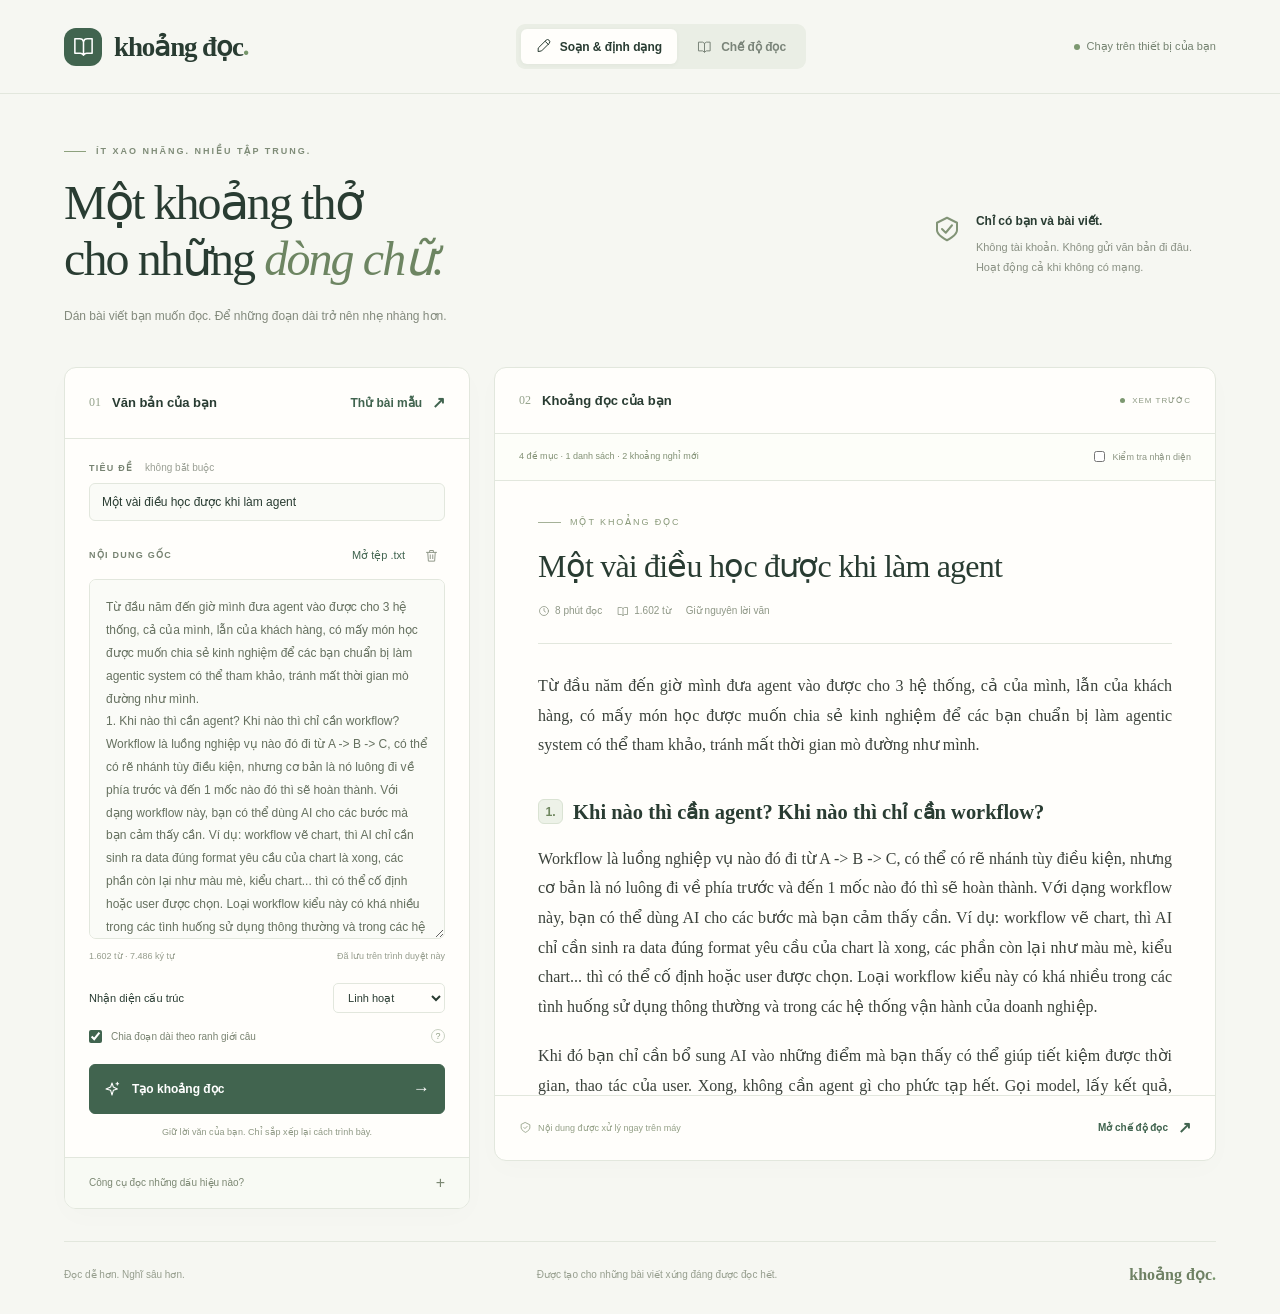
<file: khoang-doc.html>
<!doctype html>
<html lang="vi">
<head>
  <meta charset="utf-8">
  <meta name="viewport" content="width=device-width, initial-scale=1">
  <meta name="theme-color" content="#f6f7f2">
  <meta name="description" content="Biến văn bản thô thành một trang dễ đọc. Chạy hoàn toàn trên thiết bị, kể cả khi không có mạng.">
  <title>Khoảng đọc — Cho những dòng chữ một khoảng thở</title>
  <link rel="icon" href="data:image/svg+xml,%3Csvg xmlns='http://www.w3.org/2000/svg' viewBox='0 0 40 40'%3E%3Crect width='40' height='40' rx='12' fill='%233c5f4b'/%3E%3Cpath d='M10 11h7c2 0 3 1 3 2 0-1 1-2 3-2h7v18h-7c-2 0-3 1-3 2 0-1-1-2-3-2h-7zM20 13v18' fill='none' stroke='%23fff' stroke-width='2'/%3E%3C/svg%3E">
  <style>
@charset "UTF-8";
:root{--bg:#f6f7f2;--surface:#fffefb;--ink:#293c32;--muted:#7a847a;--accent:#41644f;--accent-soft:#eaf0e7;--border:#e2e7dd;--article-ink:#3b423b;--article-size:20px;--reading-width:720px;--article-leading:1.85;--article-font:Cambria,Georgia,'Times New Roman',serif;--shadow:0 8px 28px #283c3104;color-scheme:light}
*{box-sizing:border-box}html{scroll-behavior:smooth;scroll-padding-top:100px}body{margin:0;background:var(--bg);color:var(--ink);font-family:Inter,'Segoe UI',Arial,sans-serif;font-size:14px;-webkit-font-smoothing:antialiased}button,input,textarea,select{font:inherit}button,a,input,textarea,select{-webkit-tap-highlight-color:transparent}button{cursor:pointer}button,select{touch-action:manipulation}button{color:inherit}button:disabled{opacity:.45;cursor:not-allowed}a{color:inherit}button:focus-visible,a:focus-visible,summary:focus-visible{outline:3px solid #8ca78d;outline-offset:4px}input:focus-visible,textarea:focus-visible,select:focus-visible{outline:2px solid #8ca78d;outline-offset:2px}button{border:0;background:none}svg{width:20px;height:20px;fill:none;stroke:currentColor;stroke-width:1.6;stroke-linecap:round;stroke-linejoin:round;flex-shrink:0}[hidden]{display:none!important}::selection{background:#dbe8cc;color:#263e2e}
.site-header{height:94px;max-width:1440px;margin:auto;padding:0 64px;display:flex;align-items:center;justify-content:space-between;border-bottom:1px solid var(--border);gap:24px}.brand{text-decoration:none;font-family:Cambria,Georgia,'Times New Roman',serif;font-size:27px;font-weight:bold;letter-spacing:-1.1px;display:flex;align-items:center;white-space:nowrap}.brand-mark{display:grid;place-items:center;background:var(--accent);color:#fff;width:38px;height:38px;border-radius:12px;margin-right:12px}.brand-mark svg{width:23px;height:23px}.brand-dot{color:#76966b}.view-tabs{display:flex;gap:5px;background:#eaeee5;padding:5px;border-radius:9px}.view-tab{display:flex;align-items:center;justify-content:center;gap:9px;padding:10px 15px;font-size:12px;font-weight:600;border-radius:6px;white-space:nowrap;color:#7a8479}.view-tab svg{width:15px;height:15px}.view-tab.active{background:var(--surface);color:var(--ink);box-shadow:0 1px 4px #34462d0c}.offline-badge{font-size:11px;color:#748270;white-space:nowrap;display:flex;gap:7px;align-items:center}.offline-badge>span,.preview-label>span{width:6px;height:6px;border-radius:50%;background:#7c9870}
main{max-width:1440px;margin:auto;padding:0 64px}.intro{padding:52px 0 39px;display:flex;align-items:center;justify-content:space-between;gap:40px}.eyebrow{font-size:9px;font-weight:700;letter-spacing:2px;display:flex;align-items:center;gap:10px;color:#7f8c78;margin-bottom:19px}.tiny-line{width:22px;height:1px;background:#8da17e}.intro h1{font-family:Cambria,Georgia,'Times New Roman',serif;font-size:48px;line-height:1.17;letter-spacing:-1.9px;font-weight:400;margin:0 0 19px}.intro h1 em{font-weight:400;color:#6d8562}.intro>div>p{font-size:12px;line-height:1.8;margin:0;color:#838a7d}.intro-note{display:flex;align-items:flex-start;gap:14px;margin:18px 24px 0 0}.intro-note>svg{width:30px;height:30px;color:#829477}.intro-note strong{display:block;font-size:12px;font-weight:600;margin-bottom:9px}.intro-note span{display:block;font-size:11px;line-height:1.9;color:#8a9184}
.workspace{display:grid;grid-template-columns:minmax(300px,.72fr) minmax(0,1.28fr);gap:24px;align-items:start}.panel{border:1px solid var(--border);border-radius:12px;background:var(--surface);overflow:hidden;box-shadow:var(--shadow)}.panel-heading{display:flex;align-items:center;justify-content:space-between;gap:10px;min-height:66px;padding:17px 24px;border-bottom:1px solid var(--border)}.panel-heading>div{display:flex;align-items:center;gap:11px}.step-number{font-family:Cambria,Georgia,serif;font-size:12px;color:#93a18a}.panel-heading h2{font-size:13px;font-weight:600;margin:0}.text-button{color:var(--accent);font-size:12px;font-weight:600;padding:6px 0;line-height:1.5;display:inline-flex;gap:10px;align-items:center}.text-button:hover{color:#83a070}.text-button span{font-size:16px}.text-button.small{font-size:11px;font-weight:400}.source-body{padding:23px 24px 16px}.field-label{font-size:9px;font-weight:700;letter-spacing:1.25px;display:block;color:#778372}.field-label>span{font-size:10px;font-weight:400;letter-spacing:0;color:#9a9f94;text-transform:none;margin-left:8px}.title-input{margin:10px 0 20px;border:1px solid var(--border);background:#fafbf7;border-radius:6px;padding:11px 12px;width:100%;font-size:12px;color:var(--ink)}.title-input::placeholder{color:#9a9f94}.input-label{display:flex;align-items:center;justify-content:space-between;margin-bottom:10px}.input-label>div{display:flex;align-items:center;gap:12px}.icon-button{display:grid;place-items:center;width:28px;height:28px;padding:4px;color:#91998a;border-radius:5px}.icon-button:hover{background:var(--accent-soft)}.icon-button svg{width:15px;height:15px}textarea{resize:vertical;width:100%;height:360px;min-height:180px;max-height:800px;border:1px solid var(--border);background:#fafbf7;border-radius:7px;color:#65705f;padding:16px;font-size:12px;line-height:1.9;scrollbar-width:thin;scrollbar-color:#d4ddcc transparent}textarea::placeholder{color:#9ba493}.source-meta{display:flex;align-items:center;justify-content:space-between;gap:8px;font-size:9px;color:#969d8d;margin:9px 0 22px}.format-options{display:flex;align-items:center;justify-content:space-between;gap:12px;font-size:11px;margin-bottom:16px}.format-options select,.setting-row select{border:1px solid var(--border);border-radius:5px;background:var(--surface);color:var(--ink);padding:7px 25px 7px 10px;font-size:11px}.check-option{display:flex;align-items:center;gap:9px;font-size:10px;color:#7a8472;margin-bottom:21px}.check-option input,.inspect-toggle input{accent-color:var(--accent);width:13px;height:13px;margin:0;flex-shrink:0}.help-dot{display:grid;place-items:center;margin-left:auto;width:14px;height:14px;border:1px solid #c9d1c2;border-radius:50%;color:#92a087;font-size:9px}.primary-button{display:flex;align-items:center;justify-content:center;gap:12px;width:100%;padding:14px;background:var(--accent);border:1px solid var(--accent);border-radius:6px;color:#fff;font-size:12px;font-weight:600;transition:background .15s}.primary-button>svg{width:16px;height:16px}.primary-button>span{margin-left:auto;font-size:17px}.primary-button:hover{background:#314f3d}.source-hint{margin:11px 0 0;text-align:center;font-size:9px;line-height:1.7;color:#8e9884}.how-it-works{background:#f8faf4;border-top:1px solid var(--border);padding:0 24px;color:#7c8873}.how-it-works summary{list-style:none;font-size:10px;padding:16px 0;display:flex;align-items:center;justify-content:space-between;cursor:pointer}.how-it-works summary::-webkit-details-marker{display:none}.how-it-works summary>span{font-size:16px;font-weight:300}.how-it-works[open] summary>span{transform:rotate(45deg)}.how-it-works p{font-size:11px;line-height:1.8;margin:0 0 15px}
.preview-label{display:flex;align-items:center;gap:7px;font-size:8px;letter-spacing:1px;color:#8d9983}.preview-label>span{width:5px;height:5px}.preview-toolbar{padding:12px 24px;display:flex;justify-content:space-between;gap:8px;align-items:center;border-bottom:1px solid var(--border);min-height:47px;background:#fdfef9}.format-summary{font-size:9px;line-height:1.7;color:#829175;display:flex;align-items:center;gap:5px}.inspect-toggle{display:flex;align-items:center;gap:7px;font-size:9px;color:#8d9684;cursor:pointer;white-space:nowrap}.inspect-toggle input{width:11px;height:11px}.preview-scroll{height:614px;overflow:auto;overscroll-behavior:contain;scrollbar-width:thin;scrollbar-color:#dce3d5 transparent}.reading-article{color:var(--article-ink);font-family:var(--article-font);font-size:var(--article-size);line-height:var(--article-leading);overflow-wrap:anywhere}.preview-scroll .reading-article{--article-size:16px;--article-leading:1.85;padding:33px 43px 50px}.article-kicker{font-family:'Segoe UI',Arial,sans-serif;font-size:9px;letter-spacing:1.9px;color:#8a9a7b;display:flex;align-items:center;gap:9px;margin:0 0 15px}.article-kicker::before{content:'';height:1px;width:23px;background:#a5b198}.reading-article h1{font-family:Cambria,Georgia,'Times New Roman',serif;color:var(--ink);font-weight:400;font-size:2em;line-height:1.25;letter-spacing:-.8px;margin:0 0 16px}.article-metadata{font-family:'Segoe UI',Arial,sans-serif;font-size:10px;color:#8e9786;display:flex;flex-wrap:wrap;gap:15px;margin-bottom:27px;padding-bottom:23px;border-bottom:1px solid var(--border)}.article-metadata>span{display:flex;gap:5px;align-items:center}.article-metadata svg{width:12px;height:12px}.reading-article p{margin:0 0 1.25em}.reading-article h2,.reading-article h3,.reading-article h4{font-family:var(--article-font);color:var(--ink);font-weight:600;line-height:1.5;margin:1.8em 0 .8em;scroll-margin-top:100px}.reading-article h2{font-size:1.28em}.reading-article h3{font-size:1.13em}.reading-article h4{font-size:1.04em}.heading-number{font-family:'Segoe UI',Arial,sans-serif;font-size:.6em;display:inline-grid;place-items:center;min-width:25px;height:25px;border-radius:6px;border:1px solid #dae3d3;background:#edf2e8;color:#6f875f;margin-right:10px;vertical-align:3px;padding:0 5px}.reading-article ul,.reading-article ol{padding-left:1.5em;margin:0 0 1.25em}.reading-article li{padding-left:.25em;margin-bottom:.6em}.reading-article li::marker{color:#7e936c}.reading-article blockquote{border-left:3px solid #8ba17d;padding:.15em 0 .15em 1.2em;margin:1.5em 0;color:#65735c;font-style:italic;white-space:pre-line}.reading-article .callout{border:1px solid #e1e8d8;background:#f1f5eb;border-radius:7px;padding:16px 19px;font-size:.95em;margin:1.5em 0;color:#4e6543}.reading-article .verse{white-space:pre-line}.reading-article pre{font-size:.74em;line-height:1.7;background:#edf0e9;padding:18px;border-radius:7px;white-space:pre;overflow:auto;max-width:100%}.reading-article code{font-family:Consolas,monospace;font-size:.85em;background:#eaf0e5;padding:2px 4px;border-radius:3px}.reading-article pre code{background:none;padding:0;font-size:inherit}.reading-article a{color:#557c50;text-underline-offset:3px}.reading-article hr{border:0;border-top:1px solid var(--border);margin:2em 0}.reading-article .task-item,.reading-article .symbol-item{list-style:none}.task-box,.list-symbol{font-family:Arial,sans-serif;color:var(--accent);margin-left:-1.5em;display:inline-block;width:1.5em}.preview-footer{display:flex;align-items:center;justify-content:space-between;border-top:1px solid var(--border);padding:14px 24px;gap:10px}.preview-footer>span{font-size:9px;display:flex;align-items:center;gap:6px;color:#94a087}.preview-footer svg{width:13px;height:13px}.preview-footer>.text-button{font-size:10px}.site-footer{display:flex;align-items:center;justify-content:space-between;gap:20px;margin-top:32px;padding:23px 0 30px;border-top:1px solid var(--border);color:#969e8e;font-size:10px}.site-footer>span:last-child{font-family:Cambria,Georgia,serif;font-size:16px;font-weight:bold;color:#6e8163}
.empty-state{text-align:center;padding:90px 15px;color:#87937d;font-family:'Segoe UI',Arial,sans-serif}.empty-state svg{width:40px;height:40px;stroke-width:1;margin-bottom:15px}.empty-state h3{font-family:Cambria,Georgia,serif;font-size:25px;font-weight:400;color:var(--ink);margin:10px 0}.empty-state p{font-size:12px;line-height:1.9}.inspection{font-family:'Segoe UI',Arial,sans-serif;font-size:10px;line-height:1.6;display:flex;flex-wrap:wrap;align-items:center;gap:7px;border-top:1px dashed #d6dfcc;padding:7px 0 5px;margin-top:15px;color:#8a977f}.inspection select{max-width:150px;font-size:10px;padding:5px;border:1px solid var(--border);border-radius:4px;background:var(--surface);color:var(--accent)}.inspection>span{flex:1;min-width:100px}.inspection button{font-size:10px;text-decoration:underline}.inspected-block{position:relative}.inspected-block p,.inspected-block h2,.inspected-block h3{margin-top:.7em}
.reading-progress{position:fixed;top:0;left:0;width:100%;height:3px;z-index:30;pointer-events:none;display:none}.reading-progress>span{display:block;height:100%;width:0;background:#83a16e}.is-reading .reading-progress{display:block}.is-reading .site-header{position:sticky;top:0;z-index:10;background:var(--bg);height:78px}.reader{display:grid;grid-template-columns:220px minmax(0,calc(var(--reading-width) + 20px));gap:64px;justify-content:center;padding-top:35px}.reader-sidebar{position:sticky;top:111px;align-self:start;max-height:calc(100vh - 140px);overflow:auto;scrollbar-width:thin}.back-button{font-size:11px;color:#7f8d76;padding:8px 0;margin-bottom:32px}.toc-label{font-size:9px;font-weight:600;letter-spacing:1.6px;color:#939f89;margin-bottom:17px}.toc{display:flex;flex-direction:column;gap:4px}.toc a{font-size:11px;line-height:1.8;text-decoration:none;color:#8a9580;padding:9px 12px;border-left:2px solid transparent}.toc a:hover,.toc a.active{background:var(--accent-soft);border-left-color:#7f9a6e;border-radius:0 5px 5px 0;color:var(--accent)}.toc .toc-sub{padding-left:25px;font-size:10px}.toc-empty{font-size:11px;line-height:1.8;color:var(--muted)}.sidebar-note{font-family:Cambria,Georgia,serif;font-style:italic;font-size:15px;color:#a0aa95;line-height:1.7;margin:45px 12px 0;border-top:1px solid var(--border);padding-top:25px}.reader-content{min-width:0;position:relative}.reader-tools{display:flex;align-items:center;justify-content:space-between;gap:12px;padding-bottom:20px;margin-bottom:35px;border-bottom:1px solid var(--border)}.reader-meta{font-size:10px;line-height:1.8;color:#849278}.reader-actions{display:flex;gap:5px}.tool-button{display:flex;gap:7px;align-items:center;justify-content:center;font-size:11px;padding:9px 11px;border:1px solid var(--border);border-radius:6px;background:var(--surface);white-space:nowrap}.tool-button:hover{background:var(--accent-soft)}.tool-button svg{width:15px;height:15px}.aa-icon{font-family:Cambria,Georgia,serif;font-size:18px;line-height:16px}.reader-content>.reading-article{max-width:var(--reading-width);margin:auto}.reader-content .reading-article h1{font-size:2.25em}.reader-content .article-metadata{margin-bottom:37px}.reading-end{text-align:center;padding:60px 0 80px;color:#9caa90}.reading-end>span{font-size:27px}.reading-end p{font-family:Cambria,Georgia,serif;font-style:italic;font-size:16px}.reading-end .text-button{font-size:11px}.reading-settings{position:absolute;right:0;top:52px;z-index:15;width:330px;padding:18px 22px;background:var(--surface);border:1px solid var(--border);border-radius:9px;box-shadow:0 12px 40px #263d3020;font-size:12px}.settings-heading{display:flex;justify-content:space-between;align-items:center;margin-bottom:15px}.settings-heading strong{font-size:12px;font-weight:600}.settings-heading .icon-button{font-size:22px}.setting-row{display:flex;align-items:center;justify-content:space-between;gap:10px;margin-bottom:20px;font-size:11px}.setting-row input[type=range]{width:128px;accent-color:var(--accent)}.theme-options{display:flex;gap:10px}.theme-swatch{height:25px;width:25px;border-radius:50%;border:1px solid #c9cebf}.theme-swatch.paper{background:#f6f7f2}.theme-swatch.white{background:#fff}.theme-swatch.night{background:#252e29}.theme-swatch.active{outline:2px solid #789268;outline-offset:3px}
.toast{position:fixed;bottom:26px;left:50%;transform:translate(-50%,20px);opacity:0;pointer-events:none;background:#314f3d;color:#fff;padding:12px 20px;border-radius:8px;box-shadow:0 6px 22px #203b3520;z-index:100;font-size:12px;line-height:1.7;text-align:center;max-width:calc(100vw - 32px);width:max-content;transition:opacity .2s,transform .2s}.toast.visible{opacity:1;transform:translate(-50%,0)}.noscript{text-align:center;padding:30px}
body[data-theme=white]{--bg:#fff;--surface:#fff;--border:#e9e9e5}body[data-theme=night]{--bg:#202923;--surface:#27322a;--ink:#dce4d5;--muted:#a7b09e;--article-ink:#c7d0c0;--border:#3b483b;--accent:#a8c597;--accent-soft:#354331;color-scheme:dark}body[data-theme=night] .view-tabs{background:#2d382d}body[data-theme=night] .reading-article .callout,body[data-theme=night] .reading-article code,body[data-theme=night] .reading-article pre,body[data-theme=night] .heading-number{background:#2d3a2b;border-color:#44533d;color:#c1d4b2}body[data-theme=night] .reading-article blockquote{color:#a9ba9b}body[data-theme=night] .reading-article a{color:#b3cf9e}body[data-theme=night] .primary-button{background:#7f9a6e;color:#14220f}body[data-theme=night] textarea,body[data-theme=night] .title-input,body[data-theme=night] .how-it-works,body[data-theme=night] .preview-toolbar{background:#232e25;color:#c1cbb9}body[data-theme=night] .preview-scroll .reading-article{--article-ink:#c7d0c0}
@media(min-width:1500px){.intro{padding-top:65px;padding-bottom:48px}.intro h1{font-size:54px}.preview-scroll{height:650px}textarea{height:396px}}
@media(max-width:1150px){.site-header{padding:0 32px}main{padding:0 32px}.offline-badge{font-size:0;gap:0}.offline-badge>span{height:8px;width:8px}.workspace{grid-template-columns:minmax(290px,.85fr) minmax(0,1.15fr);gap:18px}.preview-scroll .reading-article{padding:30px}.intro-note{margin-right:0}.intro h1{font-size:44px}.preview-toolbar{padding:12px 18px;flex-wrap:wrap}.reader{gap:35px;grid-template-columns:180px minmax(0,calc(var(--reading-width) + 20px))}.panel-heading{padding-left:20px;padding-right:20px}.source-body{padding-left:20px;padding-right:20px}.preview-footer{flex-wrap:wrap}.preview-footer>.text-button{margin-left:auto}}
@media(max-width:820px){.site-header{height:80px;padding:0 24px;gap:15px}.brand{font-size:23px}.brand-mark{width:33px;height:33px;margin-right:9px;border-radius:10px}.view-tab{padding:10px;font-size:11px}.offline-badge{display:none}main{padding:0 24px}.intro{padding:35px 0 30px;gap:20px}.intro h1{font-size:40px}.intro-note{max-width:200px}.intro-note>svg{width:23px;height:23px}.intro-note span{font-size:10px}.intro-note strong{font-size:11px}.workspace{grid-template-columns:1fr}.source-body{display:grid;grid-template-columns:1fr;gap:0}textarea{height:230px}.preview-scroll{height:650px}.preview-scroll .reading-article{padding:35px 45px;--article-size:18px}.site-footer>span:nth-child(2){display:none}.reader{display:block;max-width:calc(var(--reading-width) + 20px);margin:auto;padding-top:20px}.reader-sidebar{position:static;max-height:none;margin-bottom:25px}.back-button{margin-bottom:12px}.toc-label{margin:8px 0}.toc{display:flex;flex-direction:row;gap:5px;overflow:auto;padding:3px 0 8px}.toc a{flex-shrink:0;border:1px solid var(--border);border-radius:5px;max-width:230px;white-space:nowrap;text-overflow:ellipsis;overflow:hidden;padding:6px 10px}.toc a.active{border:1px solid #9ab087;border-radius:5px}.toc .toc-sub{padding-left:10px}.sidebar-note{display:none}.reader-tools{margin-bottom:27px}.reader-content .reading-article h1{font-size:2em}}
@media(max-width:520px){.site-header{height:auto;min-height:77px;padding:17px 18px;flex-wrap:wrap;gap:17px}.brand{font-size:24px}.brand-mark{width:32px;height:32px}.view-tabs{margin-left:auto;padding:4px;gap:3px}.view-tab{padding:8px 9px;gap:6px;font-size:10px}.view-tab svg{display:none}.brand{font-size:21px}.brand-mark{margin-right:7px}.is-reading .site-header{height:auto;min-height:70px}.intro{padding:31px 0 25px;display:block}.eyebrow{font-size:8px;letter-spacing:1.5px;margin-bottom:15px}.intro h1{font-size:39px;line-height:1.17;margin-bottom:15px;letter-spacing:-1.4px}.intro>div>p{font-size:11px;max-width:280px}.intro-note{display:none}main{padding:0 16px}.workspace{gap:20px}.panel{border-radius:10px}.panel-heading{padding:16px 18px;min-height:60px}.panel-heading h2{font-size:12px}.panel-heading .text-button{font-size:11px}.source-body{padding:20px 18px 17px}.title-input{font-size:12px}.field-label{font-size:9px}textarea{font-size:13px;padding:13px;height:260px}.source-meta{font-size:9px}.format-options{font-size:12px}.check-option{font-size:11px}.primary-button{padding:15px;font-size:13px}.source-hint{font-size:9px}.how-it-works{padding:0 18px}.how-it-works summary{font-size:11px}.preview-toolbar{padding:11px 18px;gap:8px}.format-summary{font-size:9px}.inspect-toggle{font-size:9px}.preview-scroll{height:620px}.preview-scroll .reading-article{padding:27px 23px 40px;--article-size:17px}.reading-article h1{font-size:1.8em;letter-spacing:-.4px}.reading-article h2{font-size:1.22em}.heading-number{vertical-align:2px;min-width:23px;height:23px;margin-right:7px}.preview-footer{padding:12px 18px}.preview-footer>span{font-size:8px}.site-footer{font-size:9px;gap:8px;margin-top:25px}.site-footer>span:last-child{font-size:14px}.reader{padding:12px 6px 0}.reader-tools{gap:5px}.reader-meta{font-size:9px}.reader-actions{gap:5px}.tool-button{padding:9px 10px}.desktop-label{display:none}.reading-settings{max-width:calc(100vw - 44px);top:53px}.reader-content .reading-article h1{font-size:1.9em}.reader-content>.reading-article{--article-size:var(--reader-size,20px)}.reader-content .article-metadata{gap:12px;font-size:10px}.reading-end{padding-bottom:45px}.reading-article blockquote{padding-left:1em}.reading-article .callout{padding:14px}.toast{font-size:11px}}
.reading-article h1{font-family:var(--article-font)}
.reading-article :is(p:not(.verse):not(.preserve-lines),.callout){text-align:justify;text-align-last:start;text-justify:inter-word}
.reading-article .empty-state p{text-align:center}
.reading-article :is(.verse,.preserve-lines,blockquote,pre,li,h1,h2,h3,h4){text-align:start}
.preview-scroll .reading-article{max-width:calc(var(--reading-width) + 86px);margin-inline:auto}
.width-setting{margin-bottom:7px}.setting-hint{margin:0 0 20px;font-size:9px;line-height:1.6;color:var(--muted)}
.reader-meta{min-width:0}
.reading-settings{position:fixed;right:auto;overflow-y:auto;overscroll-behavior:contain}
.setting-row select{min-width:0;max-width:calc(100% - 62px)}
.theme-setting{flex-direction:column;align-items:stretch;gap:13px}
.theme-setting>span{display:flex;justify-content:space-between;align-items:center}
.theme-setting output{color:var(--muted);font-size:10px}
.theme-options{gap:6px;justify-content:space-between}
.theme-swatch{width:40px;height:40px;border:7px solid var(--surface);box-shadow:0 0 0 1px var(--border)}
.theme-swatch.active{outline-color:var(--accent)}
.theme-swatch.sepia{background:#f4e9d8}.theme-swatch.mist{background:#edf3f7}
body[data-theme=sepia]{--bg:#f4e9d8;--surface:#fcf5e9;--ink:#4a3828;--muted:#78644f;--article-ink:#4e3c2c;--border:#dfcfb7;--accent:#8a603a;--accent-soft:#eddec6}
body[data-theme=mist]{--bg:#edf3f7;--surface:#f8fbfd;--ink:#2e4356;--muted:#62778a;--article-ink:#354b5d;--border:#d3e0e9;--accent:#466e8c;--accent-soft:#e0eaf2}
:is(body[data-theme=sepia],body[data-theme=mist]) :is(.view-tabs,.reading-article .callout,.reading-article code,.reading-article pre,.heading-number){background:var(--accent-soft)}
:is(body[data-theme=sepia],body[data-theme=mist]) :is(.reading-article .callout,.heading-number){border-color:var(--border);color:var(--ink)}
:is(body[data-theme=sepia],body[data-theme=mist]) :is(textarea,.title-input,.how-it-works,.preview-toolbar){background:var(--bg);color:var(--article-ink)}
:is(body[data-theme=sepia],body[data-theme=mist]) :is(.article-kicker,.article-metadata,.reading-article blockquote,.reader-meta,.toc-label,.toc a,.sidebar-note,.back-button,.format-summary,.inspect-toggle,.source-hint){color:var(--muted)}
:is(body[data-theme=sepia],body[data-theme=mist]) :is(.reading-article a,.brand-dot,.reading-article li::marker){color:var(--accent)}
:is(body[data-theme=sepia],body[data-theme=mist]) .reading-article blockquote{border-color:var(--accent)}
:is(body[data-theme=sepia],body[data-theme=mist]) .toc a.active{border-color:var(--accent);color:var(--accent)}
.focus-exit{position:fixed;right:max(22px,env(safe-area-inset-right));bottom:max(22px,env(safe-area-inset-bottom));z-index:20;display:flex;align-items:center;gap:9px;min-height:44px;padding:10px 14px;border:1px solid var(--border);border-radius:24px;background:var(--surface);color:var(--muted);font-size:11px;opacity:.6;box-shadow:0 2px 15px #253c2908;transition:opacity .15s}
.focus-exit:hover,.focus-exit:focus-visible{opacity:1;color:var(--ink)}
.focus-exit svg{width:15px;height:15px}.focus-exit kbd{font:10px 'Segoe UI',Arial,sans-serif;padding:2px 5px;border:1px solid var(--border);border-radius:4px}
.is-focused :is(.site-header,.reader-sidebar,.reader-tools,.reading-settings,.reading-end,.reading-progress,.reader-content .article-kicker,.reader-content .article-metadata,.toast){display:none!important}
.is-focused .reader{display:block;max-width:calc(var(--reading-width) + 20px);margin:0 auto;padding:64px 0 100px}
.is-focused .reader-content>.reading-article:focus{outline:none}
@media(max-width:520px){.is-focused .reader{padding:38px 6px 90px}.focus-exit{right:max(16px,env(safe-area-inset-right));bottom:max(16px,env(safe-area-inset-bottom));opacity:.8}.focus-exit kbd{display:none}}
@media(prefers-reduced-motion:reduce){html{scroll-behavior:auto}*,*::before,*::after{transition:none!important;animation:none!important}}
@media print{body{background:#fff!important;color:#222!important}.site-header,.intro,.workspace,.site-footer,.reader-sidebar,.reader-tools,.reading-settings,.reading-progress,.reading-end,.toast,.focus-exit{display:none!important}main{padding:0;max-width:none}.reader{display:block!important;padding:0!important}.reader-content>.reading-article{--article-size:12pt;--article-leading:1.65;--article-ink:#222;--ink:#222;max-width:none}.reading-article h2,.reading-article h3{break-after:avoid}.reading-article blockquote,.reading-article li,.reading-article pre{break-inside:avoid}.reading-article a{color:#333}.reading-article .callout{background:#f5f5f5;border-color:#ddd;color:#333}@page{margin:20mm}}

</style>
</head>
<body>
  <div class="reading-progress" aria-hidden="true"><span id="progressBar"></span></div>
  <header class="site-header">
    <a class="brand" id="homeLink" href="#" aria-label="Khoảng đọc, trang chủ"><span class="brand-mark"><svg viewBox="0 0 24 24" fill="none" aria-hidden="true"><path d="M3 4h5a4 4 0 0 1 4 3 4 4 0 0 1 4-3h5v15h-5a4 4 0 0 0-4 2 4 4 0 0 0-4-2H3zM12 7v14"/></svg></span>khoảng đọc<span class="brand-dot">.</span></a>
    <nav class="view-tabs" aria-label="Chế độ hiển thị">
      <button id="editTab" class="view-tab active" aria-pressed="true"><svg viewBox="0 0 24 24" aria-hidden="true"><path d="M15 4l5 5M4 20l5-1L21 7a2 2 0 0 0-5-5L4 14z"/></svg><span>Soạn & định dạng</span></button>
      <button id="readTab" class="view-tab" aria-pressed="false"><svg viewBox="0 0 24 24" aria-hidden="true"><path d="M3 5h6l3 2 3-2h6v14h-6l-3 2-3-2H3zM12 7v14"/></svg><span>Chế độ đọc</span></button>
    </nav>
    <span class="offline-badge"><span></span>Chạy trên thiết bị của bạn</span>
  </header>

  <main>
    <section class="intro" id="intro">
      <div><div class="eyebrow"><span class="tiny-line"></span> ÍT XAO NHÃNG. NHIỀU TẬP TRUNG.</div><h1>Một khoảng thở<br>cho những <em>dòng chữ.</em></h1><p>Dán bài viết bạn muốn đọc. Để những đoạn dài trở nên nhẹ nhàng hơn.</p></div>
      <div class="intro-note"><svg viewBox="0 0 24 24" aria-hidden="true"><path d="M12 3l8 4v6c0 4-8 8-8 8s-8-4-8-8V7zM8 12l3 3 5-6"/></svg><div><strong>Chỉ có bạn và bài viết.</strong><span>Không tài khoản. Không gửi văn bản đi đâu.<br>Hoạt động cả khi không có mạng.</span></div></div>
    </section>

    <section id="workspace" class="workspace" aria-label="Soạn và xem trước">
      <div class="source-panel panel">
        <div class="panel-heading"><div><span class="step-number">01</span><h2>Văn bản của bạn</h2></div><button id="sampleButton" class="text-button">Thử bài mẫu <span aria-hidden="true">↗</span></button></div>
        <div class="source-body">
          <label class="field-label" for="articleTitle">TIÊU ĐỀ <span>không bắt buộc</span></label>
          <input id="articleTitle" class="title-input" type="text" maxlength="180" placeholder="Đặt tên cho bài đọc…" autocomplete="off">
          <div class="input-label"><label class="field-label" for="sourceText">NỘI DUNG GỐC</label><div><button class="text-button small" id="importButton">Mở tệp .txt</button><button class="icon-button" id="clearButton" title="Xóa nội dung" aria-label="Xóa nội dung"><svg viewBox="0 0 24 24" aria-hidden="true"><path d="M4 7h16M9 7V4h6v3M6 7l1 14h10l1-14M10 11v6M14 11v6"/></svg></button></div></div>
          <textarea id="sourceText" spellcheck="false" aria-describedby="sourceHint" placeholder="Dán vào đây bài viết, ghi chú hay bất kỳ đoạn văn bản dài nào bạn muốn đọc…"></textarea>
          <div class="source-meta"><span id="sourceCount">0 từ</span><span id="saveStatus">Lưu tự động trên trình duyệt</span></div>
          <div class="format-options"><label for="formatMode">Nhận diện cấu trúc</label><select id="formatMode"><option value="balanced">Linh hoạt</option><option value="conservative">Thận trọng</option></select></div>
          <label class="check-option"><input id="splitParagraphs" type="checkbox" checked><span>Chia đoạn dài theo ranh giới câu</span><span class="help-dot" title="Chỉ thêm khoảng nghỉ giữa các câu; không viết lại nội dung.">?</span></label>
          <button id="formatButton" class="primary-button"><svg viewBox="0 0 24 24" aria-hidden="true"><path d="M12 3l2 6 6 3-6 2-2 7-2-7-7-2 7-3zM20 2v4M18 4h4"/></svg>Tạo khoảng đọc<span aria-hidden="true">→</span></button>
          <p class="source-hint" id="sourceHint">Giữ lời văn của bạn. Chỉ sắp xếp lại cách trình bày.</p>
        </div>
        <details class="how-it-works"><summary>Công cụ đọc những dấu hiệu nào?<span aria-hidden="true">+</span></summary><p>Tiêu đề có số, CHỮ HOA, Markdown; danh sách với −, +, •; trích dẫn, dòng nhấn mạnh và các câu hoàn chỉnh. Công cụ xét thêm độ dài, khoảng trắng và các dòng lân cận để chọn cách trình bày.</p><p>Đây là bộ quy tắc cục bộ, không phải AI hiểu ngữ nghĩa. Bật “Kiểm tra nhận diện” bên cạnh để sửa những chỗ chưa đúng. Chế độ Thận trọng giữ cấu trúc gốc nhiều hơn.</p></details>
      </div>

      <div class="preview-panel panel">
        <div class="panel-heading"><div><span class="step-number">02</span><h2>Khoảng đọc của bạn</h2></div><span class="preview-label"><span></span>XEM TRƯỚC</span></div>
        <div class="preview-toolbar"><div id="formatSummary" class="format-summary"></div><label class="inspect-toggle"><input type="checkbox" id="inspectToggle"><span>Kiểm tra nhận diện</span></label></div>
        <div class="preview-scroll" id="previewScroll"><article id="previewArticle" class="reading-article"></article></div>
        <div class="preview-footer"><span><svg viewBox="0 0 24 24" aria-hidden="true"><path d="M9 12l2 2 4-4M12 3l8 4v6c0 4-8 8-8 8s-8-4-8-8V7z"/></svg>Nội dung được xử lý ngay trên máy</span><button id="startReading" class="text-button">Mở chế độ đọc <span aria-hidden="true">↗</span></button></div>
      </div>
    </section>

    <section id="reader" class="reader" hidden aria-label="Trang đọc">
      <aside class="reader-sidebar"><button id="backToEdit" class="back-button">← Trở lại chỉnh sửa</button><div class="toc-label">TRONG BÀI VIẾT</div><nav id="tableOfContents" class="toc" aria-label="Mục lục bài viết"></nav><div class="sidebar-note">Đọc chậm một chút.<br>Hiểu sâu hơn một chút.</div></aside>
      <div class="reader-content"><div class="reader-tools"><div class="reader-meta" id="readerMeta"></div><div class="reader-actions"><button id="focusButton" class="tool-button" aria-label="Bật chế độ Focus" aria-pressed="false" aria-keyshortcuts="F" title="Focus: chỉ hiển thị bài đọc (phím F)"><svg viewBox="0 0 24 24" aria-hidden="true"><path d="M8 3H3v5m13-5h5v5M3 16v5h5m13-5v5h-5"/></svg><span class="desktop-label">Focus</span></button><button id="settingsButton" class="tool-button" aria-expanded="false" aria-controls="readingSettings" title="Tùy chỉnh hiển thị"><span class="aa-icon">Aa</span><span class="desktop-label">Hiển thị</span></button><button id="downloadButton" class="tool-button" title="Tải trang HTML để đọc ngoại tuyến"><svg viewBox="0 0 24 24" aria-hidden="true"><path d="M12 3v12m-5-5 5 5 5-5M4 16v5h16v-5"/></svg><span class="desktop-label">Lưu HTML</span></button><button id="printButton" class="tool-button" title="In hoặc lưu PDF" aria-label="In hoặc lưu PDF"><svg viewBox="0 0 24 24" aria-hidden="true"><path d="M7 8V3h10v5M7 17H3V8h18v9h-4M7 14h10v7H7zM17 11h1"/></svg></button></div></div>
        <div id="readingSettings" class="reading-settings" hidden>
          <div class="settings-heading"><strong>Thoải mái theo cách của bạn</strong><button id="closeSettings" class="icon-button" aria-label="Đóng tùy chỉnh">×</button></div>
          <div class="setting-row"><label for="fontSize">Cỡ chữ <output id="fontSizeValue">20</output>px</label><input id="fontSize" type="range" min="16" max="28" value="20"></div>
          <div class="setting-row"><label for="lineHeight">Giãn dòng <output id="lineHeightValue">1.85</output></label><input id="lineHeight" type="range" min="1.4" max="2.2" step="0.05" value="1.85"></div>
          <div class="setting-row width-setting"><label for="readingWidth">Rộng bài <output id="readingWidthValue">720</output>px</label><input id="readingWidth" type="range" min="480" max="1040" step="20" value="720" aria-describedby="readingWidthHint"></div>
          <p id="readingWidthHint" class="setting-hint">Chiều rộng tối đa; tự co theo màn hình.</p>
          <div class="setting-row"><label for="fontFamily">Kiểu chữ</label><select id="fontFamily"><option value="serif">Chân chữ · Sách</option><option value="sans">Không chân · Hiện đại</option><option value="beVietnam">Be Vietnam Pro · Thanh thoát</option><option value="manrope">Manrope · Hiện đại</option><option value="mono">Monospace · Đều nét</option></select></div>
          <div class="setting-row theme-setting"><span>Màu trang <output id="themeName">Giấy</output></span><div class="theme-options" aria-label="Màu trang"><button class="theme-swatch paper active" data-theme="paper" aria-label="Màu giấy" title="Giấy" aria-pressed="true"></button><button class="theme-swatch white" data-theme="white" aria-label="Trắng" title="Trắng" aria-pressed="false"></button><button class="theme-swatch night" data-theme="night" aria-label="Ban đêm" title="Ban đêm" aria-pressed="false"></button><button class="theme-swatch sepia" data-theme="sepia" aria-label="Giấy ấm" title="Giấy ấm" aria-pressed="false"></button><button class="theme-swatch mist" data-theme="mist" aria-label="Sương xanh" title="Sương xanh" aria-pressed="false"></button></div></div>
          <button id="resetSettings" class="text-button small">Khôi phục mặc định</button>
        </div>
        <article id="readerArticle" class="reading-article" tabindex="-1"></article><div class="reading-end" id="readingEnd"><span>✳</span><p>Một bài viết. Một khoảng lặng.</p><button id="nextArticle" class="text-button">Đọc một bài khác →</button></div>
      </div>
    </section>
    <footer id="siteFooter" class="site-footer"><span>Đọc dễ hơn. Nghĩ sâu hơn.</span><span>Được tạo cho những bài viết xứng đáng được đọc hết.</span><span>khoảng đọc<span class="brand-dot">.</span></span></footer>
  </main>
  <button id="exitFocusButton" class="focus-exit" hidden title="Thoát chế độ Focus (Esc)" aria-keyshortcuts="Escape"><svg viewBox="0 0 24 24" aria-hidden="true"><path d="M3 8h5V3m8 0v5h5M8 21v-5H3m18 0h-5v5"/></svg><span>Thoát Focus</span><kbd>Esc</kbd></button>
  <input type="file" id="fileInput" accept=".txt,.md,text/plain,text/markdown" hidden>
  <div class="toast" id="toast" role="status" aria-live="polite"></div>
  <noscript><p class="noscript">Hãy bật JavaScript để công cụ có thể định dạng văn bản ngay trên thiết bị của bạn.</p></noscript>
<script>
/* Generated by scripts/build-fonts.cjs. Fonts and licenses are bundled; no network requests. */
window.LOCAL_FONTS = {"cssByFamily":{"beVietnam":"/* Be Vietnam Pro — bundled locally from Google Fonts.\nCopyright 2021 The Be Vietnam Pro Project Authors (https://github.com/bettergui/BeVietnamPro),\n\nThis Font Software is licensed under the SIL Open Font License, Version 1.1.\nThis license is copied below, and is also available with a FAQ at:\nhttp://scripts.sil.org/OFL\n\n\n-----------------------------------------------------------\nSIL OPEN FONT LICENSE Version 1.1 - 26 February 2007\n-----------------------------------------------------------\n\nPREAMBLE\nThe goals of the Open Font License (OFL) are to stimulate worldwide\ndevelopment of collaborative font projects, to support the font creation\nefforts of academic and linguistic communities, and to provide a free and\nopen framework in which fonts may be shared and improved in partnership\nwith others.\n\nThe OFL allows the licensed fonts to be used, studied, modified and\nredistributed freely as long as they are not sold by themselves. The\nfonts, including any derivative works, can be bundled, embedded,\nredistributed and/or sold with any software provided that any reserved\nnames are not used by derivative works. The fonts and derivatives,\nhowever, cannot be released under any other type of license. The\nrequirement for fonts to remain under this license does not apply\nto any document created using the fonts or their derivatives.\n\nDEFINITIONS\n\"Font Software\" refers to the set of files released by the Copyright\nHolder(s) under this license and clearly marked as such. This may\ninclude source files, build scripts and documentation.\n\n\"Reserved Font Name\" refers to any names specified as such after the\ncopyright statement(s).\n\n\"Original Version\" refers to the collection of Font Software components as\ndistributed by the Copyright Holder(s).\n\n\"Modified Version\" refers to any derivative made by adding to, deleting,\nor substituting -- in part or in whole -- any of the components of the\nOriginal Version, by changing formats or by porting the Font Software to a\nnew environment.\n\n\"Author\" refers to any designer, engineer, programmer, technical\nwriter or other person who contributed to the Font Software.\n\nPERMISSION & CONDITIONS\nPermission is hereby granted, free of charge, to any person obtaining\na copy of the Font Software, to use, study, copy, merge, embed, modify,\nredistribute, and sell modified and unmodified copies of the Font\nSoftware, subject to the following conditions:\n\n1) Neither the Font Software nor any of its individual components,\nin Original or Modified Versions, may be sold by itself.\n\n2) Original or Modified Versions of the Font Software may be bundled,\nredistributed and/or sold with any software, provided that each copy\ncontains the above copyright notice and this license. These can be\nincluded either as stand-alone text files, human-readable headers or\nin the appropriate machine-readable metadata fields within text or\nbinary files as long as those fields can be easily viewed by the user.\n\n3) No Modified Version of the Font Software may use the Reserved Font\nName(s) unless explicit written permission is granted by the corresponding\nCopyright Holder. This restriction only applies to the primary font name as\npresented to the users.\n\n4) The name(s) of the Copyright Holder(s) or the Author(s) of the Font\nSoftware shall not be used to promote, endorse or advertise any\nModified Version, except to acknowledge the contribution(s) of the\nCopyright Holder(s) and the Author(s) or with their explicit written\npermission.\n\n5) The Font Software, modified or unmodified, in part or in whole,\nmust be distributed entirely under this license, and must not be\ndistributed under any other license. The requirement for fonts to\nremain under this license does not apply to any document created\nusing the Font Software.\n\nTERMINATION\nThis license becomes null and void if any of the above conditions are\nnot met.\n\nDISCLAIMER\nTHE FONT SOFTWARE IS PROVIDED \"AS IS\", WITHOUT WARRANTY OF ANY KIND,\nEXPRESS OR IMPLIED, INCLUDING BUT NOT LIMITED TO ANY WARRANTIES OF\nMERCHANTABILITY, FITNESS FOR A PARTICULAR PURPOSE AND NONINFRINGEMENT\nOF COPYRIGHT, PATENT, TRADEMARK, OR OTHER RIGHT. IN NO EVENT SHALL THE\nCOPYRIGHT HOLDER BE LIABLE FOR ANY CLAIM, DAMAGES OR OTHER LIABILITY,\nINCLUDING ANY GENERAL, SPECIAL, INDIRECT, INCIDENTAL, OR CONSEQUENTIAL\nDAMAGES, WHETHER IN AN ACTION OF CONTRACT, TORT OR OTHERWISE, ARISING\nFROM, OUT OF THE USE OR INABILITY TO USE THE FONT SOFTWARE OR FROM\nOTHER DEALINGS IN THE FONT SOFTWARE.\n\n*/\n@font-face{font-family:\"Be Vietnam Pro\";font-style:normal;font-weight:400;font-display:swap;src:url(\"[data-uri]\") format(\"woff2\");}\n@font-face{font-family:\"Be Vietnam Pro\";font-style:italic;font-weight:400;font-display:swap;src:url(\"[data-uri]\") format(\"woff2\");}\n@font-face{font-family:\"Be Vietnam Pro\";font-style:normal;font-weight:600;font-display:swap;src:url(\"[data-uri]\") format(\"woff2\");}\n@font-face{font-family:\"Be Vietnam Pro\";font-style:normal;font-weight:700;font-display:swap;src:url(\"[data-uri]\") format(\"woff2\");}","manrope":"/* Manrope — bundled locally from Google Fonts.\nCopyright 2018 The Manrope Project Authors (https://github.com/googlefonts/manrope)\n\nThis Font Software is licensed under the SIL Open Font License, Version 1.1.\nThis license is copied below, and is also available with a FAQ at:\nhttp://scripts.sil.org/OFL\n\n\n-----------------------------------------------------------\nSIL OPEN FONT LICENSE Version 1.1 - 26 February 2007\n-----------------------------------------------------------\n\nPREAMBLE\nThe goals of the Open Font License (OFL) are to stimulate worldwide\ndevelopment of collaborative font projects, to support the font creation\nefforts of academic and linguistic communities, and to provide a free and\nopen framework in which fonts may be shared and improved in partnership\nwith others.\n\nThe OFL allows the licensed fonts to be used, studied, modified and\nredistributed freely as long as they are not sold by themselves. The\nfonts, including any derivative works, can be bundled, embedded, \nredistributed and/or sold with any software provided that any reserved\nnames are not used by derivative works. The fonts and derivatives,\nhowever, cannot be released under any other type of license. The\nrequirement for fonts to remain under this license does not apply\nto any document created using the fonts or their derivatives.\n\nDEFINITIONS\n\"Font Software\" refers to the set of files released by the Copyright\nHolder(s) under this license and clearly marked as such. This may\ninclude source files, build scripts and documentation.\n\n\"Reserved Font Name\" refers to any names specified as such after the\ncopyright statement(s).\n\n\"Original Version\" refers to the collection of Font Software components as\ndistributed by the Copyright Holder(s).\n\n\"Modified Version\" refers to any derivative made by adding to, deleting,\nor substituting -- in part or in whole -- any of the components of the\nOriginal Version, by changing formats or by porting the Font Software to a\nnew environment.\n\n\"Author\" refers to any designer, engineer, programmer, technical\nwriter or other person who contributed to the Font Software.\n\nPERMISSION & CONDITIONS\nPermission is hereby granted, free of charge, to any person obtaining\na copy of the Font Software, to use, study, copy, merge, embed, modify,\nredistribute, and sell modified and unmodified copies of the Font\nSoftware, subject to the following conditions:\n\n1) Neither the Font Software nor any of its individual components,\nin Original or Modified Versions, may be sold by itself.\n\n2) Original or Modified Versions of the Font Software may be bundled,\nredistributed and/or sold with any software, provided that each copy\ncontains the above copyright notice and this license. These can be\nincluded either as stand-alone text files, human-readable headers or\nin the appropriate machine-readable metadata fields within text or\nbinary files as long as those fields can be easily viewed by the user.\n\n3) No Modified Version of the Font Software may use the Reserved Font\nName(s) unless explicit written permission is granted by the corresponding\nCopyright Holder. This restriction only applies to the primary font name as\npresented to the users.\n\n4) The name(s) of the Copyright Holder(s) or the Author(s) of the Font\nSoftware shall not be used to promote, endorse or advertise any\nModified Version, except to acknowledge the contribution(s) of the\nCopyright Holder(s) and the Author(s) or with their explicit written\npermission.\n\n5) The Font Software, modified or unmodified, in part or in whole,\nmust be distributed entirely under this license, and must not be\ndistributed under any other license. The requirement for fonts to\nremain under this license does not apply to any document created\nusing the Font Software.\n\nTERMINATION\nThis license becomes null and void if any of the above conditions are\nnot met.\n\nDISCLAIMER\nTHE FONT SOFTWARE IS PROVIDED \"AS IS\", WITHOUT WARRANTY OF ANY KIND,\nEXPRESS OR IMPLIED, INCLUDING BUT NOT LIMITED TO ANY WARRANTIES OF\nMERCHANTABILITY, FITNESS FOR A PARTICULAR PURPOSE AND NONINFRINGEMENT\nOF COPYRIGHT, PATENT, TRADEMARK, OR OTHER RIGHT. IN NO EVENT SHALL THE\nCOPYRIGHT HOLDER BE LIABLE FOR ANY CLAIM, DAMAGES OR OTHER LIABILITY,\nINCLUDING ANY GENERAL, SPECIAL, INDIRECT, INCIDENTAL, OR CONSEQUENTIAL\nDAMAGES, WHETHER IN AN ACTION OF CONTRACT, TORT OR OTHERWISE, ARISING\nFROM, OUT OF THE USE OR INABILITY TO USE THE FONT SOFTWARE OR FROM\nOTHER DEALINGS IN THE FONT SOFTWARE.\n\n*/\n@font-face{font-family:\"Manrope\";font-style:normal;font-weight:200 800;font-display:swap;src:url(\"[data-uri]\") format(\"woff2\");}"}};
(function(){const style=document.createElement("style");style.id="localFonts";style.textContent=Object.values(window.LOCAL_FONTS.cssByFamily).join("\n");document.head.append(style);})();

</script>
<script>
window.SAMPLE_TEXT = "Từ đầu năm đến giờ mình đưa agent vào được cho 3 hệ thống, cả của mình, lẫn của khách hàng, có mấy món học được muốn chia sẻ kinh nghiệm để các bạn chuẩn bị làm agentic system có thể tham khảo, tránh mất thời gian mò đường như mình.\r\n1. Khi nào thì cần agent? Khi nào thì chỉ cần workflow?\r\nWorkflow là luồng nghiệp vụ nào đó đi từ A -> B -> C, có thể có rẽ nhánh tùy điều kiện, nhưng cơ bản là nó luông đi về phía trước và đến 1 mốc nào đó thì sẽ hoàn thành. Với dạng workflow này, bạn có thể dùng AI cho các bước mà bạn cảm thấy cần. Ví dụ: workflow vẽ chart, thì AI chỉ cần sinh ra data đúng format yêu cầu của chart là xong, các phần còn lại như màu mè, kiểu chart... thì có thể cố định hoặc user được chọn. Loại workflow kiểu này có khá nhiều trong các tình huống sử dụng thông thường và trong các hệ thống vận hành của doanh nghiệp. Khi đó bạn chỉ cần bổ sung AI vào những điểm mà bạn thấy có thể giúp tiết kiệm được thời gian, thao tác của user. Xong, không cần agent gì cho phức tạp hết. Gọi model, lấy kết quả, parse kết quả (nên kêu model AI trả kết quả theo format hoặc schema cố định). Xong.\r\nCòn với những luồng nghiệp vụ mà nó không phải là \"luồng\", nó là những bước khác nhau, cần phải làm nhiều việc tuần tự hoặc đồng thời mà không có bước cố định, hoặc các bước cố định quá rộng, thì bạn hãy nghĩ tới agent. Ví dụ: user hỏi \"phân tích cho tui số lượng hợp đồng chưa tất toán\". Yêu cầu này rộng quá, nó có thể phải đi lấy hợp đồng, lấy thông tin của khách hàng, lấy thông tin sản phẩm, rồi mới đưa kết quả, có khi là so sánh, có khi là nhận xét tùy điều kiện. Hoặc một thao tác là \"Chèn các video B roll tương ứng vào A roll này\", thì nó phải đọc từng đoạn của video, tìm video tương ứng, xem thử đoạn nào match tốt, chèn thử, xong xem xét, rồi có khi không hợp thì phải chèn lại B roll khác. Khi đó bạn hãy nghĩ tới agent.\r\nMột ví dụ nữa mình cũng thấy agent phát huy tốt, là yêu cầu \"dựng dashboard làm việc X cho đối tượng sử dụng Y\", cái này mình triển khai cho Elton Data luôn, thì agent nó làm tốt hơn là workflow cố định (ban đầu làm workflow, sau không ổn mình chuyển thành agentic). Agent nó có sự tự do cao hơn, nên khi nó làm, nó sẽ thử được nhiều thứ hơn, chưa đúng thì nó quay lại để thử lại nữa.\r\nÝ quan trọng nhất: chưa chắc bạn cần agent, cái nào đơn giản thì gắn model vô 1 vài khâu là ok. Còn bạn thấy nó vẫn chưa đủ tốt thì hãy thử tới agent.\r\n2. Một vài tình huống trong các enterprise system mà agent giúp được\r\nMình lấy ví dụ với chính hệ thống CRM - Mua hàng - HRM mà công ty mình đang vận hành cho dễ hình dung với các use case dành cho enterprise nha. Mọi thứ về UI, nghiệp vụ, phân quyền... đều có và theo truyền thống, không có gì lạ cả. Có chia team, có role, có permissions cho từng tính năng, ai được làm gì, không được làm gì. \r\nCó điều mỗi khi cần làm gì đó, user của mình đang phải thao tác quá nhiều bước, và đôi khi quên cái này, hụt cái kia, hoặc chỉ đơn giản là người ta chọn lộn item trong combo box thôi. Con người mà, chuyện này bình thường.\r\nThế nên vừa rồi mình thử làm 1 cái giao diện chat, tất cả mọi tính năng của hệ thống đều có thể dùng agent để làm được, chỉ là mình gõ prompt thay vì click qua chừng chục cái menu thôi. Và nó làm ngon nha, tiết kiệm được nhiều thời gian chọn chọn lắm. Ví dụ: attach file A, B, C vào hợp đồng số X, sau đó xuất hợp đồng đó thành hóa đơn, và xuất hóa đơn (đỏ) nháp để khách check. Nó làm rẹt rẹt nhanh gọn lẹ luôn.\r\nHoặc một use case khác mình học từ khách hàng của mình: làm knowledge base ở cấp công ty về cách tối ưu ads, tối ưu nhập hàng, cũng như các quy trình nội bộ. Nhân viên có thể hỏi đáp nhanh chóng.\r\nĐây là ý tưởng thôi, bạn có thể adapt nó lại phù hợp với tình huống và hệ thống của bạn nhé.\r\n3. Technical nè: agent nó chạy như thế nào?\r\nMọi chuyện sẽ bắt đầu khi user gõ câu prompt vô giao diện chat. Khi đó một worker sẽ tiếp nhận câu prompt này, nó dùng prompt + các thông tin nó có để xây dựng thành \"context\". Cả cục context bự này sẽ được gửi cho model, và bạn lấy kết quả mong muốn ra. Thường thì mình sẽ show cả phần thinking của model để user có cảm giác phản hồi tốt hơn, không có cảm giác hệ thống \"chậm\". Còn phần chạy chữ thì dùng SSE bắn từ server rồi render ra giao diện, này thì easy.\r\nCác hệ thống mình thiết kế thường phải thay được model, nên mình hay làm dạng factory để chọn model nào cũng được, thích self host, OpenAI, Claude, Gemini đều chơi được hết. À, với các case này, Gemini tốt lắm nhé, đừng coi thường bạn 😃 vừa tốt vừa nhanh mà vừa rẻ.\r\nNhưng mà model thì nó như cái não thôi, agent nó cần tay chân, nó cần \"tool\" để thực hiện. Trong ví dụ với hệ thống CRM HRM của mình, tool này sẽ bao gồm những thứ như \"contract_get, contract_edit\", hay \"convert_contract_to_invoice\", hoặc \"create_draft_einvoice\", hay \"sales_report\". Còn trong Elton DataUtils, nó là \"execute_sql\", \"metrics_search\", hay \"write_dashboard_specs\". Các tool này là đặc thù hệ thống của bạn nhé, bạn sẽ làm người biết rõ nhất bạn cần tool gì.\r\nCác tool được chứa trong 1 registry, cần cái nào thì model lấy tool đó ra mà xài. Mình thường hay để 1 số \"Core tool\" quan trọng lúc nào cũng nhét vào để agent nó biết mà xài cho đúng, giảm tình trạng chọn sai hoặc không chọn được tool.\r\nVới những hệ thống vận hành, thường mình sẽ không để tool tự ghi ngay kết quả vào DB, mà nó sẽ hiển thị lên giao diện kiểu như \"À đây là cái hóa đơn tao sẽ edit, thông tin edit là như này, mày check đi\". User thấy đúng rồi thì nhấn approve, nó sẽ tự commit kết quả xuống (và có lưu change log, versioning để có gì cần thì revert lại được).\r\nAgent nó sẽ gọi nhiều tool khác nhau để hoàn thành việc của nó, cho tới khi nào nó xong thì thôi chứ thường mình sẽ không có giới hạn gì thêm (ngoài việc mình giới hạn tầm 200 lượt mà chưa xong thì ngắt vì lúc đó chắc chắn có vấn đề, còn bạn tùy chỉnh cái này hoặc không có luôn cũng được). Phần gọi đi gọi lại các tool, cũng như các phần suy luận, mình thấy người ta hay gọi là agent loop, tool loop, agent trace... Mình thì thích chữ agent tool loop, dễ hiểu dễ hình dung.\r\nCó một vấn đề hay gặp khi loop chạy lâu (gọi là long-horizon task), đó là context window của model sẽ đầy lên vì context của bạn càng lúc càng có nhiều thông tin. Đó là lúc bạn cần chạy memory compaction để \"nén\" context lại, giống như tính năng compact của Claude Code vậy đó. Mình bắt chước cách này, thấy cũng hiệu quả. Cơ bản nó là việc bạn quyết định khi nào thì bỏ bớt cái gì, hoặc chuyển các đoạn chi tiết thành các đoạn tóm tắt để model vẫn hiểu cái gì đã diễn ra. Phần này tùy task sẽ cần chỉnh tới chỉnh lui cho phù hợp.\r\n4. Agent Memory\r\nCũng như người, agent nó cũng cần có bộ nhớ để lưu các thông tin như \"Khi tao nói tìm thông tin khách X, thì khách đó có 2 pháp nhân trong hệ thống là A và B\", hoặc \"Tui muốn hệ thống hiển thị dạng bảng, vì tui quen coi bảng\", hoặc ở cấp độ công ty cũng sẽ có những thứ cần lưu lại. Thì memory của agent cơ bản có mấy thứ sau: \r\n+ Lịch sử chat: quá đơn giản, chắc chắn phải lưu rồi, khỏi giải thích nhiều\r\n+ Long-term memory: các thông tin có thể inject vào prompt như các ví dụ mình để ở trên. Thường mình sẽ chia làm 2 cấp: memory của từng user (vì họ có thói quen khác nhau), và memory ở cấp tổ chức (ai cũng xài chung).\r\nNếu quy mô nhỏ, mấy cái long term memory nhét thẳng dô prompt / instruction là xong, còn nếu bạn có rất nhiều memory thì nên cho agent fetch cái nào tương ứng nha, chứ nhét hết cũng phiền.\r\nTrong cái sơ đồ mình có mô tả sơ sơ mấy cái luồng gọi giữa các thành phần để các bạn dễ hiểu nha. Nhớ ra được gì thêm mình share tiếp nhé.";

</script>
<script>
/* Pure local formatter. No network, model, dependency or DOM required. */
(function (root) {
  'use strict';
  const END_SENTENCE = /[.!?…][”’"')\]]*$/u;
  const BULLET = /^(\s*)([-+*•●▪◦‣–—]|✅|☑️?|✔️?|❌|☐|🔹|🔸|🔺|🔻|📌|👉|➡️?|➜|→|\d+[.)]|[a-zA-Z][.)])\s+(.+)$/u;
  const NUMBERED = /^(\d{1,3})[.)]\s+(.+)$/u;
  const CALLOUT = /^(ý quan trọng(?: nhất)?|lưu ý|chú ý|ghi nhớ|quan trọng|kết luận|tóm lại|mẹo|note|tip|warning|takeaway)\s*:/iu;
  const normalize = value => value.normalize('NFKC');
  const words = value => (value.match(/[\p{L}\p{N}]+(?:['’_-][\p{L}\p{N}]+)*/gu) || []).length;
  const short = (value, max = 120) => value.length <= max && words(value) <= 20;

  function escapeHtml(value) {
    return String(value).replace(/[&<>"']/g, char => ({ '&': '&amp;', '<': '&lt;', '>': '&gt;', '"': '&quot;', "'": '&#39;' })[char]);
  }

  // Match tokens before escaping. Generated HTML is never fed into a second replacement.
  function inline(value, depth = 0) {
    if (depth > 3) return escapeHtml(value);
    const token = /(`[^`\n]+`|\*\*[^*\n]+\*\*|__[^_\n]+__|(?<![\p{L}\p{N}])\*[^*\n]+\*(?![\p{L}\p{N}])|\[[^\]\n]+\]\(https?:\/\/[^\s)]+\)|https?:\/\/[^\s<>"`]+)/gu;
    let result = '', last = 0;
    for (const match of value.matchAll(token)) {
      result += escapeHtml(value.slice(last, match.index));
      const item = match[0];
      if (item.startsWith('`')) result += '<code>' + escapeHtml(item.slice(1, -1)) + '</code>';
      else if (item.startsWith('**') || item.startsWith('__')) result += '<strong>' + inline(item.slice(2, -2), depth + 1) + '</strong>';
      else if (item.startsWith('*')) result += '<em>' + inline(item.slice(1, -1), depth + 1) + '</em>';
      else if (item.startsWith('[')) {
        const link = item.match(/^\[([^\]]+)\]\((.+)\)$/u);
        result += '<a href="' + escapeHtml(link[2]) + '" target="_blank" rel="noopener noreferrer">' + escapeHtml(link[1]) + '</a>';
      } else {
        let url = item, tail = '';
        while (/[.,!?;:…]$/u.test(url) || (url.endsWith(')') && (url.match(/\)/g) || []).length > (url.match(/\(/g) || []).length)) { tail = url.slice(-1) + tail; url = url.slice(0, -1); }
        result += '<a href="' + escapeHtml(url) + '" target="_blank" rel="noopener noreferrer">' + escapeHtml(url) + '</a>' + escapeHtml(tail);
      }
      last = match.index + item.length;
    }
    return result + escapeHtml(value.slice(last));
  }

  function sentences(value) {
    // Deliberately cautious around abbreviations, decimals, versions, URLs and quotations.
    const parts = [];
    let start = 0, quote = null;
    const pairs = { '“': '”', '‘': '’', '"': '"' };
    for (let i = 0; i < value.length; i++) {
      const char = value[i];
      if (quote) { if (char === quote) quote = null; }
      else if (pairs[char]) quote = pairs[char];
      if (quote || !/[.!?…]/u.test(char)) continue;
      if (char === '.' && (/[\d.]/u.test(value[i + 1] || '') || /\d/u.test(value[i - 1] || ''))) continue;
      const preceding = value.slice(Math.max(start, i - 20), i + 1);
      if (/(?:\b(?:TS|ThS|PGS|GS|TP|HCM|Mr|Mrs|Ms|Dr|Prof|vs|etc|e\.g|i\.e)|\b[A-ZĐ])\.$/u.test(preceding)) continue;
      let end = i + 1;
      while (/[.!?…”’"')\]]/u.test(value[end] || '\0')) end++;
      if (end < value.length && !/\s/u.test(value[end])) continue;
      let next = end;
      while (/\s/u.test(value[next] || '\0')) next++;
      if (next < value.length && !/[\p{Lu}\p{N}“"(]/u.test(value[next])) continue;
      parts.push(value.slice(start, end).trim());
      start = next;
      i = next - 1;
    }
    if (value.slice(start).trim()) parts.push(value.slice(start).trim());
    return parts;
  }

  function splitLong(value, enabled) {
    if (!enabled || value.length < 640) return [value];
    const chunks = sentences(value);
    if (chunks.length < 3) return [value];
    const groups = [];
    let current = '';
    chunks.forEach(sentence => {
      if (current.length >= 280 && current.length + sentence.length > 560) { groups.push(current); current = sentence; }
      else current += (current ? ' ' : '') + sentence;
    });
    if (current) {
      if (groups.length && current.length < 110) groups[groups.length - 1] += ' ' + current;
      else groups.push(current);
    }
    return groups;
  }

  function parse(source, options = {}) {
    const mode = options.mode === 'conservative' ? 'conservative' : 'balanced';
    const split = options.split !== false;
    const lines = String(source).replace(/\r\n?/g, '\n').replace(/^\uFEFF/u, '').split('\n');
    const blocks = [];
    let inferredTitle = '', splits = 0;
    const emit = block => { block.id = 'block-' + blocks.length; blocks.push(block); };
    const nextContent = from => { for (let j = from + 1; j < lines.length; j++) if (lines[j].trim()) return { text: lines[j].trim(), index: j }; return null; };
    const isDivider = text => /^(?:[-*_]\s*){3,}$|^[─━═]{3,}$/u.test(text);
    const isExplicit = text => /^(?:#{1,6}\s|>|```|~~~)/u.test(text) || BULLET.test(normalize(text)) || isDivider(text);
    const nextHasBody = index => {
      const next = nextContent(index);
      return next && !isExplicit(next.text) && next.text.length >= 100;
    };

    function headingAt(index) {
      const original = lines[index].trim(), text = normalize(original);
      const markdown = original.match(/^(#{1,6})\s+(.+?)(?:\s+#+)?$/u);
      if (markdown) return { type: 'heading', level: Math.min(4, Math.max(2, markdown[1].length)), text: markdown[2], title: markdown[1].length === 1, reason: 'Dấu # của Markdown', confidence: 'cao' };
      if (index + 1 < lines.length && /^\s*(?:={3,}|-{3,})\s*$/u.test(lines[index + 1]) && short(text) && /\p{L}/u.test(text) && !BULLET.test(text)) return { type: 'heading', level: 2, text: original, consume: 1, title: /^\s*=/.test(lines[index + 1]), reason: 'Tiêu đề có dòng gạch chân', confidence: 'cao' };
      const numbered = text.match(NUMBERED);
      // Consecutive numbered lines are a list. A long paragraph after a short numbered line is a section.
      const previousNumbered = index > 0 && NUMBERED.test(normalize(lines[index - 1].trim()));
      if (numbered && !previousNumbered && short(numbered[2], 155) && nextHasBody(index)) {
        const boundary = Array.from(original).findIndex(char => /\s/u.test(char));
        return { type: 'heading', level: 2, text: Array.from(original).slice(boundary).join('').trim(), number: numbered[1], marker: Array.from(original).slice(0, boundary).join(''), reason: 'Mục có số, theo sau là đoạn giải thích dài', confidence: 'cao' };
      }
      const namedSection = /^(?:phần|chương|bước|mục|chapter|part|step)\s+(?:\d{1,3}|[IVXLCDM]{1,7})(?:\s*[:.\-–—]\s*|\s+)\S/iu.test(text);
      const romanSection = /^[IVXLCDM]{1,7}[.)]\s+\S/u.test(text) && !(index > 0 && /^[IVXLCDM]{1,7}[.)]\s/u.test(normalize(lines[index - 1].trim())));
      const keycapSection = /^\d\uFE0F?\u20E3\s*\S/u.test(text);
      if ((namedSection || romanSection || keycapSection) && short(text, 140) && nextHasBody(index)) return { type: 'heading', level: 2, text: original, reason: 'Nhãn đề mục và đoạn giải thích phía sau', confidence: 'cao' };
      if (/^(?:>|[-+*•●▪◦‣–—]\s)/u.test(text)) return null;
      if (mode === 'conservative') return null;
      const decorated = text.replace(/^(?:📌|👉|🔹|🔸|💡|🔥|✨|🎯|🌿)\s*/u, '');
      const decoratedLetters = decorated.match(/\p{L}/gu) || [];
      if (decorated !== text && short(text, 110) && decoratedLetters.length >= 4 && decoratedLetters.every(letter => /\p{Lu}/u.test(letter)) && nextHasBody(index)) return { type: 'heading', level: 2, text: original, reason: 'Tiêu đề viết hoa có biểu tượng, theo sau là đoạn dài', confidence: 'vừa' };
      const letters = text.match(/\p{L}/gu) || [];
      const uppercase = letters.filter(letter => /\p{Lu}/u.test(letter)).length;
      if (short(text, 110) && letters.length >= 4 && uppercase / letters.length > .88 && !/[.!?]$/u.test(text) && !BULLET.test(text)) return { type: 'heading', level: 2, text: original, reason: 'Dòng ngắn viết hoa', confidence: 'vừa' };
      if (/^\*\*[^*]+\*\*$|^__[^_]+__$/u.test(original) && short(text) && nextHasBody(index)) return { type: 'heading', level: 2, text: original.slice(2, -2), reason: 'Dòng ngắn được nhấn mạnh, theo sau là nội dung', confidence: 'vừa' };
      const isolated = (index === 0 || !lines[index - 1].trim()) && nextContent(index)?.index > index + 1;
      if (isolated && short(text, 95) && words(text) >= 2 && !END_SENTENCE.test(text) && !BULLET.test(text) && nextHasBody(index)) return { type: 'heading', level: 2, text: original, title: blocks.length === 0, reason: 'Dòng ngắn đứng riêng trước một đoạn dài', confidence: 'vừa' };
      if (/^.{4,75}:$/u.test(text) && words(text) <= 12 && nextHasBody(index)) return { type: 'heading', level: 3, text: original, reason: 'Nhãn ngắn kết thúc bằng dấu hai chấm', confidence: 'vừa' };
      return null;
    }

    for (let i = 0; i < lines.length; i++) {
      const text = lines[i].trim();
      if (!text) continue;
      const line = i + 1;
      const fence = text.match(/^(`{3,}|~{3,})(.*)$/u);
      if (fence) {
        const content = [], marker = fence[1][0];
        let end = i + 1;
        for (; end < lines.length; end++) { if (new RegExp('^\\s*' + marker + '{' + fence[1].length + ',}\\s*$').test(lines[end])) break; content.push(lines[end]); }
        emit({ type: 'code', text: content.join('\n'), language: fence[2].trim(), line, reason: 'Khối mã có hàng rào Markdown', confidence: 'cao' });
        i = Math.min(end, lines.length - 1); continue;
      }
      const heading = headingAt(i);
      if (heading) {
        if (heading.title && !inferredTitle && blocks.length === 0) { inferredTitle = heading.text; emit({ ...heading, type: 'title', line }); }
        else emit({ ...heading, type: 'heading', line });
        i += heading.consume || 0; continue;
      }
      if (isDivider(text)) { emit({ type: 'rule', text, line, reason: 'Dòng phân cách', confidence: 'cao' }); continue; }
      const bullet = normalize(lines[i]).match(BULLET);
      if (bullet) {
        const listKind = marker => /^\d+[.)]$/u.test(marker) ? '1' : /^[a-z][.)]$/u.test(marker) ? 'a' : /^[A-Z][.)]$/u.test(marker) ? 'A' : '';
        const kind = listKind(bullet[2]), ordered = !!kind, items = [];
        const ordinal = marker => kind === '1' ? parseInt(marker, 10) : marker[0].toLowerCase().charCodeAt(0) - 96;
        let j = i;
        for (; j < lines.length; j++) {
          const item = normalize(lines[j]).match(BULLET);
          if (!item || listKind(item[2]) !== kind || (j !== i && headingAt(j))) break;
          // Keep original Unicode; the normalized form is only used to identify syntax.
          const original = lines[j].trim();
          const prefixLength = Array.from(original).findIndex(char => /\s/u.test(char));
          let content = prefixLength >= 0 ? Array.from(original).slice(prefixLength).join('').trim() : item[3];
          const task = content.match(/^\[([ xX])\]\s+(.*)$/u);
          const entry = { text: task ? task[2] : content, checked: task ? task[1] !== ' ' : null, marker: item[2], value: ordered ? ordinal(item[2]) : null };
          // Indented continuation belongs to the same item; blank lines end the list.
          while (j + 1 < lines.length && /^\s{2,}\S/u.test(lines[j + 1]) && !BULLET.test(normalize(lines[j + 1])) && !headingAt(j + 1)) { entry.text += '\n' + lines[++j].trim(); }
          items.push(entry);
        }
        emit({ type: 'list', ordered, kind, start: ordered ? ordinal(bullet[2]) : 1, items, text: items.map(item => (item.checked === null ? '' : item.checked ? '[x] ' : '[ ] ') + item.text).join('\n'), line, reason: ordered ? 'Các dòng bắt đầu bằng số hoặc chữ thứ tự' : 'Các dòng bắt đầu bằng ký hiệu danh sách', confidence: 'cao' });
        i = j - 1; continue;
      }
      if (/^>\s?/u.test(text)) {
        const content = [text.replace(/^>\s?/u, '')];
        while (i + 1 < lines.length && /^\s*>/u.test(lines[i + 1])) content.push(lines[++i].trim().replace(/^>\s?/u, ''));
        emit({ type: 'quote', text: content.join('\n'), line, reason: 'Dấu > của trích dẫn', confidence: 'cao' }); continue;
      }
      if (mode !== 'conservative' && /^(?:“[\s\S]+”|"[\s\S]+")$/u.test(text) && text.length > 45) { emit({ type: 'quote', text, line, reason: 'Cả đoạn nằm trong dấu ngoặc kép', confidence: 'vừa' }); continue; }
      if (mode !== 'conservative' && CALLOUT.test(normalize(text))) { emit({ type: 'callout', text, line, reason: 'Nhãn báo hiệu ý cần chú ý', confidence: 'vừa' }); continue; }

      let combined = text, merged = false;
      // Detect a paragraph wrapped to a fixed column, not arbitrary short social-media lines.
      const run = [text];
      let j = i + 1;
      while (j < lines.length && run.length < 40 && lines[j].trim() && !isExplicit(lines[j].trim()) && !headingAt(j) && !CALLOUT.test(normalize(lines[j].trim()))) { run.push(lines[j].trim()); j++; }
      const wrap = run.length >= 3 && run.slice(0, -1).every(item => item.length >= 45 && item.length <= 110 && !END_SENTENCE.test(item));
      const verse = run.length >= 3 && run.every(item => item.length < 75) && run.filter(item => END_SENTENCE.test(item)).length < run.length / 2;
      if (wrap) { combined = run.join(' '); merged = true; i = j - 1; }
      else if (verse) { emit({ type: 'verse', text: run.join('\n'), line, reason: 'Nhóm dòng ngắn: giữ nguyên ngắt dòng', confidence: 'vừa' }); i = j - 1; continue; }
      const paragraphs = splitLong(combined, split);
      splits += paragraphs.length - 1;
      for (const paragraph of paragraphs) emit({ type: 'paragraph', text: paragraph, line, reason: paragraphs.length > 1 ? 'Thêm khoảng nghỉ tại ranh giới câu hoàn chỉnh' : merged ? 'Nối các dòng bị xuống hàng giữa câu' : 'Giữ đoạn văn gốc', confidence: 'cao', split: paragraphs.length > 1 });
    }
    const headings = blocks.filter(block => block.type === 'heading').length;
    return { blocks, inferredTitle, stats: { words: words(source), characters: source.length, minutes: Math.max(1, Math.ceil(words(source) / 220)), headings, lists: blocks.filter(block => block.type === 'list').length, splits }, options: { mode, split } };
  }

  function renderBlock(block) {
    const content = inline(block.text);
    if (block.type === 'title') return '';
    if (block.type === 'heading') {
      const level = Math.min(4, Math.max(2, block.level || 2));
      return '<h' + level + ' id="' + escapeHtml(block.id) + '">' + (block.number ? '<span class="heading-number">' + escapeHtml(block.marker || block.number + '.') + '</span>' : '') + content + '</h' + level + '>';
    }
    if (block.type === 'list' && block.items) {
      const tag = block.ordered ? 'ol' : 'ul';
      return '<' + tag + (block.ordered ? ' type="' + (block.kind === 'a' || block.kind === 'A' ? block.kind : '1') + '" start="' + Number(block.start || 1) + '"' : '') + '>' + block.items.map(item => {
        const symbol = !block.ordered && !/^[-+*•●▪◦‣–—]$/u.test(item.marker || '') ? item.marker : '';
        return '<li' + (block.ordered ? ' value="' + Number(item.value || 1) + '"' : '') + (item.checked !== null ? ' class="task-item"' : symbol ? ' class="symbol-item"' : '') + '>' + (item.checked !== null ? '<span class="task-box" aria-label="' + (item.checked ? 'Đã hoàn thành' : 'Chưa hoàn thành') + '">' + (item.checked ? '☑' : '☐') + '</span>' : symbol ? '<span class="list-symbol">' + escapeHtml(symbol) + '</span>' : '') + inline(item.text).replace(/\n/g, '<br>') + '</li>';
      }).join('') + '</' + tag + '>';
    }
    if (block.type === 'quote') return '<blockquote>' + content + '</blockquote>';
    if (block.type === 'callout') return '<aside class="callout">' + content + '</aside>';
    if (block.type === 'code') return '<pre><code>' + escapeHtml(block.text) + '</code></pre>';
    if (block.type === 'rule') return '<hr>';
    return '<p' + (block.type === 'verse' ? ' class="verse"' : block.text.includes('\n') ? ' class="preserve-lines"' : '') + '>' + content.replace(/\n/g, '<br>') + '</p>';
  }

  const api = { parse, renderBlock, inline, escapeHtml, words, sentences, splitLong };
  if (typeof module !== 'undefined' && module.exports) module.exports = api;
  else root.TextFormatter = api;
})(typeof globalThis !== 'undefined' ? globalThis : this);

</script>
<script>
(function () {
  'use strict';
  const F = window.TextFormatter;
  const $ = id => document.getElementById(id);
  const storageKey = 'khoang-doc-v1';
  const defaults = { fontSize: 20, lineHeight: 1.85, readingWidth: 720, fontFamily: 'serif', theme: 'paper' };
  const fonts = {
    serif: "Cambria,Georgia,'Times New Roman',serif",
    sans: "'Segoe UI',Arial,sans-serif",
    beVietnam: "'Be Vietnam Pro','Segoe UI',Arial,sans-serif",
    manrope: "'Manrope','Segoe UI',Arial,sans-serif",
    mono: "ui-monospace,'Cascadia Mono',Consolas,'Liberation Mono',Menlo,monospace"
  };
  const themes = { paper: 'Giấy', white: 'Trắng', night: 'Ban đêm', sepia: 'Giấy ấm', mist: 'Sương xanh' };
  let settings = { ...defaults }, parsed = F.parse(''), overrides = {}, reading = false, switchingView = false, pending = false, draftTimer, toastTimer, observer, savedPosition = 0;
  let focused = false;
  let storageAvailable = true;
  const motion = () => matchMedia('(prefers-reduced-motion: reduce)').matches ? 'auto' : 'smooth';
  const clockIcon = '<svg viewBox="0 0 24 24" aria-hidden="true"><circle cx="12" cy="12" r="9"/><path d="M12 7v5l3 2"/></svg>';
  const bookIcon = '<svg viewBox="0 0 24 24" aria-hidden="true"><path d="M3 5h6l3 2 3-2h6v14h-6l-3 2-3-2H3zM12 7v14"/></svg>';

  function toast(message) {
    $('toast').textContent = message;
    $('toast').classList.add('visible');
    clearTimeout(toastTimer);
    toastTimer = setTimeout(() => $('toast').classList.remove('visible'), 3600);
  }

  function effectiveBlocks() {
    return parsed.blocks.map(block => {
      if (overrides[block.id]) {
        let text = block.text;
        if (block.number && overrides[block.id] !== 'heading') text = (block.marker || block.number + '.') + ' ' + text;
        if (block.type === 'list' && overrides[block.id] !== 'list') text = block.items.map(item => item.marker + ' ' + (item.checked === null ? '' : item.checked ? '[x] ' : '[ ] ') + item.text).join('\n');
        return { ...block, text, type: overrides[block.id], level: 2 };
      }
      if (block.type === 'title' && $('articleTitle').value.trim() && $('articleTitle').value.trim() !== parsed.inferredTitle) return { ...block, type: 'heading', level: 2, reason: 'Giữ tiêu đề gốc khi bạn đặt tên hiển thị khác' };
      return block;
    });
  }

  function title() {
    return $('articleTitle').value.trim() || parsed.inferredTitle || 'Bài viết của bạn';
  }

  function articleHeader() {
    return '<div class="article-kicker">MỘT KHOẢNG ĐỌC</div><h1>' + F.escapeHtml(title()) + '</h1>' +
      '<div class="article-metadata"><span>' + clockIcon + parsed.stats.minutes + ' phút đọc</span><span>' + bookIcon + parsed.stats.words.toLocaleString('vi-VN') + ' từ</span><span>Giữ nguyên lời văn</span></div>';
  }

  function contentHtml(inspect = false, preview = false) {
    return effectiveBlocks().map(block => {
      const rendered = F.renderBlock(preview ? { ...block, id: 'preview-' + block.id } : block);
      if (!inspect || block.type === 'title') return rendered;
      const types = { paragraph: 'Đoạn văn', heading: 'Tiêu đề mục', list: 'Danh sách', quote: 'Trích dẫn', callout: 'Ý cần chú ý', verse: 'Giữ ngắt dòng', code: 'Khối mã', rule: 'Dòng phân cách' };
      const choices = Object.entries(types).filter(([type]) => !['list', 'rule'].includes(type) || type === block.type);
      return '<div class="inspected-block">' +
        '<div class="inspection"><select data-block="' + block.id + '" aria-label="Kiểu định dạng ở dòng ' + block.line + '">' + choices.map(([type, name]) => '<option value="' + type + '"' + (block.type === type ? ' selected' : '') + '>' + name + '</option>').join('') + '</select>' +
        '<span>Dòng ' + block.line + ' · ' + F.escapeHtml(overrides[block.id] ? 'Bạn đã chọn lại kiểu trình bày' : block.reason) + '</span>' +
        (overrides[block.id] ? '<button data-reset="' + block.id + '">Hoàn tác</button>' : '') + '</div>' + rendered + '</div>';
    }).join('');
  }

  function render() {
    const hasContent = parsed.blocks.length > 0;
    $('readTab').disabled = !hasContent;
    $('startReading').disabled = !hasContent;
    $('formatButton').disabled = !$('sourceText').value.trim();
    if (!hasContent) {
      $('previewArticle').innerHTML = '<div class="empty-state">' + bookIcon + '<h3>Những dòng chữ đang đợi bạn.</h3><p>Dán nội dung vào ô bên cạnh,<br>hoặc thử bài mẫu để bắt đầu.</p></div>';
      $('readerArticle').replaceChildren();
      $('formatSummary').textContent = 'Một trang đọc gọn gàng, bắt đầu từ đây.';
      return;
    }
    $('previewArticle').innerHTML = articleHeader() + contentHtml($('inspectToggle').checked, true);
    $('readerArticle').innerHTML = articleHeader() + contentHtml();
    const blocks = effectiveBlocks();
    const headings = blocks.filter(block => block.type === 'heading');
    const lists = blocks.filter(block => block.type === 'list').length;
    $('formatSummary').textContent = [headings.length + ' đề mục', lists + ' danh sách', parsed.stats.splits + ' khoảng nghỉ mới'].join(' · ');
    $('readerMeta').textContent = parsed.stats.minutes + ' phút cho một khoảng đọc · ' + parsed.stats.words.toLocaleString('vi-VN') + ' từ';
    $('tableOfContents').innerHTML = headings.length ? headings.map(block => '<a href="#' + block.id + '"' + (block.level > 2 ? ' class="toc-sub"' : '') + '>' + F.escapeHtml((block.number ? block.marker || block.number + '.' : '') + ' ' + block.text.replace(/\*\*|__|`/g, '')) + '</a>').join('') : '<span class="toc-empty">Bài này không có đề mục.<br>Cứ thong thả đọc từ đầu nhé.</span>';
    document.title = reading ? title() + ' — Khoảng đọc' : 'Khoảng đọc — Cho những dòng chữ một khoảng thở';
    if (reading) observeSections();
  }

  function saveDraft() {
    try {
      localStorage.setItem(storageKey, JSON.stringify({ source: $('sourceText').value, title: $('articleTitle').value, mode: $('formatMode').value, split: $('splitParagraphs').checked, settings, overrides, position: savedPosition }));
      storageAvailable = true;
      $('saveStatus').textContent = 'Đã lưu trên trình duyệt này';
    } catch {
      storageAvailable = false;
      $('saveStatus').textContent = 'Trình duyệt không cho lưu bản nháp';
    }
  }

  function format(notify = false, reset = true) {
    clearTimeout(draftTimer);
    if (reset) overrides = {};
    parsed = F.parse($('sourceText').value, { mode: $('formatMode').value, split: $('splitParagraphs').checked });
    pending = false;
    $('sourceCount').textContent = parsed.stats.words.toLocaleString('vi-VN') + ' từ · ' + parsed.stats.characters.toLocaleString('vi-VN') + ' ký tự';
    render();
    saveDraft();
    if (notify) toast('Đã tạo khoảng đọc. Lời văn của bạn được giữ nguyên.');
  }

  function queueFormat() {
    pending = true;
    $('formatButton').disabled = !$('sourceText').value.trim();
    $('sourceCount').textContent = F.words($('sourceText').value).toLocaleString('vi-VN') + ' từ';
    $('saveStatus').textContent = 'Đang cập nhật…';
    clearTimeout(draftTimer);
    draftTimer = setTimeout(() => format(), 550);
  }

  function observeSections() {
    if (observer) observer.disconnect();
    const headings = [...$('readerArticle').querySelectorAll('h2[id], h3[id], h4[id]')];
    if (!headings.length) return;
    observer = new IntersectionObserver(() => {
      let active = headings[0];
      for (const heading of headings) { if (heading.getBoundingClientRect().top <= innerHeight * .4) active = heading; }
      for (const link of $('tableOfContents').querySelectorAll('a')) {
        const current = link.getAttribute('href') === '#' + active.id;
        link.classList.toggle('active', current);
        if (current) link.setAttribute('aria-current', 'location'); else link.removeAttribute('aria-current');
      }
    }, { rootMargin: '-15% 0px -55% 0px', threshold: 0 });
    headings.forEach(heading => observer.observe(heading));
  }

  function showReader(enable) {
    if (pending) format();
    if (enable && !parsed.blocks.length) { toast('Dán một bài viết để bắt đầu nhé.'); $('sourceText').focus(); return; }
    if (reading && !enable) savedPosition = window.scrollY;
    if (!enable && focused) setFocusMode(false, false);
    const restorePosition = savedPosition;
    switchingView = true;
    reading = enable;
    document.body.classList.toggle('is-reading', reading);
    $('intro').hidden = reading;
    $('workspace').hidden = reading;
    $('siteFooter').hidden = reading;
    $('reader').hidden = !reading;
    $('editTab').classList.toggle('active', !reading);
    $('readTab').classList.toggle('active', reading);
    $('editTab').setAttribute('aria-pressed', String(!reading));
    $('readTab').setAttribute('aria-pressed', String(reading));
    $('readingSettings').hidden = true;
    $('settingsButton').setAttribute('aria-expanded', 'false');
    document.title = reading ? title() + ' — Khoảng đọc' : 'Khoảng đọc — Cho những dòng chữ một khoảng thở';
    if (reading) { observeSections(); requestAnimationFrame(() => { window.scrollTo({ top: restorePosition, behavior: 'instant' }); switchingView = false; updateProgress(); }); }
    else { if (observer) observer.disconnect(); window.scrollTo({ top: 0, behavior: 'instant' }); switchingView = false; }
    saveDraft();
  }

  function setFocusMode(enable, preservePosition = true) {
    if (!reading || enable === focused) return;
    // Preserve the visible paragraph when controls are removed or restored.
    const anchorTop = focused ? 16 : document.querySelector('.site-header').getBoundingClientRect().bottom + 16;
    const anchor = [...$('readerArticle').querySelectorAll('h1,h2,h3,h4,p,li,blockquote,pre,.callout')].find(element => element.getBoundingClientRect().bottom > anchorTop);
    const before = anchor?.getBoundingClientRect().top;
    const scrollTop = window.scrollY;
    focused = enable;
    closeSettings();
    document.body.classList.toggle('is-focused', focused);
    $('focusButton').setAttribute('aria-pressed', String(focused));
    $('exitFocusButton').hidden = !focused;
    if (!preservePosition) return;
    (focused ? $('readerArticle') : $('focusButton')).focus({ preventScroll: true });
    requestAnimationFrame(() => {
      if (scrollTop > 0 && anchor) window.scrollBy({ top: anchor.getBoundingClientRect().top - before, behavior: 'instant' });
      updateProgress();
      saveDraft();
    });
  }

  function updateProgress() {
    if (!reading || switchingView) return;
    const top = $('readerArticle').getBoundingClientRect().top + window.scrollY;
    const end = $('readerArticle').getBoundingClientRect().bottom + window.scrollY - innerHeight * .65;
    const ratio = Math.min(1, Math.max(0, (window.scrollY - top + 100) / Math.max(1, end - top + 100)));
    $('progressBar').style.width = (ratio * 100).toFixed(1) + '%';
    savedPosition = window.scrollY;
  }

  function applySettings() {
    document.body.dataset.theme = settings.theme;
    document.documentElement.style.setProperty('--article-size', settings.fontSize + 'px');
    document.documentElement.style.setProperty('--reader-size', settings.fontSize + 'px');
    document.documentElement.style.setProperty('--article-leading', settings.lineHeight);
    document.documentElement.style.setProperty('--reading-width', settings.readingWidth + 'px');
    document.documentElement.style.setProperty('--article-font', fonts[settings.fontFamily]);
    $('themeName').textContent = themes[settings.theme];
    document.querySelector('meta[name="theme-color"]').setAttribute('content', getComputedStyle(document.body).getPropertyValue('--bg').trim());
    $('fontSize').value = settings.fontSize;
    $('fontSizeValue').textContent = settings.fontSize;
    $('lineHeight').value = settings.lineHeight;
    $('lineHeightValue').textContent = Number(settings.lineHeight).toFixed(2);
    $('readingWidth').value = settings.readingWidth;
    $('readingWidthValue').textContent = settings.readingWidth;
    $('fontFamily').value = settings.fontFamily;
    document.querySelectorAll('[data-theme]').forEach(button => {
      if (button.tagName !== 'BUTTON') return;
      const current = settings.theme === button.dataset.theme;
      button.classList.toggle('active', current);
      button.setAttribute('aria-pressed', String(current));
    });
  }

  function loadSample() {
    if ($('sourceText').value.trim() && $('sourceText').value !== window.SAMPLE_TEXT && !confirm('Thay nội dung đang soạn bằng bài mẫu? Bạn có thể chọn Hủy để giữ bài hiện tại.')) return;
    $('sourceText').value = window.SAMPLE_TEXT;
    $('articleTitle').value = 'Một vài điều học được khi làm agent';
    savedPosition = 0;
    format();
    toast('Đã mở bài mẫu từ sample.txt. Bạn có thể dán bài khác vào bất cứ lúc nào.');
  }

  function exportHtml() {
    const style = getComputedStyle(document.body);
    const color = property => style.getPropertyValue(property).trim();
    const colors = { bg: color('--bg'), fg: color('--article-ink'), muted: color('--muted'), rule: color('--border'), box: color('--accent-soft') };
    const font = fonts[settings.fontFamily];
    const fontCss = window.LOCAL_FONTS?.cssByFamily[settings.fontFamily] || '';
    const toc = effectiveBlocks().filter(block => block.type === 'heading').map(block => '<a href="#' + block.id + '">' + F.escapeHtml((block.marker ? block.marker + ' ' : '') + block.text) + '</a>').join('');
    const html = '<!doctype html>\n<html lang="vi"><head><meta charset="utf-8"><meta name="viewport" content="width=device-width,initial-scale=1"><meta name="color-scheme" content="' + (settings.theme === 'night' ? 'dark' : 'light') + '"><title>' + F.escapeHtml(title()) + '</title><style>' + fontCss +
      '*{box-sizing:border-box}html{scroll-behavior:smooth;scroll-padding-top:30px}body{margin:0;background:' + colors.bg + ';color:' + colors.fg + ';font-family:' + font + ';font-size:' + settings.fontSize + 'px;line-height:' + settings.lineHeight + '}main{max-width:' + (settings.readingWidth + 60) + 'px;margin:auto;padding:55px 30px 80px;overflow-wrap:anywhere}h1{font-family:inherit;font-size:2.2em;font-weight:400;line-height:1.3;letter-spacing:-.5px;margin:.3em 0}h2{font-size:1.3em;line-height:1.5;margin:1.8em 0 .8em}h3{font-size:1.15em}p{margin:0 0 1.25em}p:not(.verse):not(.preserve-lines),.callout{text-align:justify;text-align-last:start;text-justify:inter-word}.verse,.preserve-lines,blockquote,pre,li,h1,h2,h3,h4{text-align:start}a{color:' + colors.muted + ';text-underline-offset:3px}.article-kicker{font:10px Arial;letter-spacing:2px;color:' + colors.muted + '}.article-metadata{font:11px Arial;color:' + colors.muted + ';display:flex;flex-wrap:wrap;gap:18px;padding:20px 0 25px;margin-bottom:30px;border-bottom:1px solid ' + colors.rule + '}.article-metadata span{display:flex;gap:6px;align-items:center}svg{width:14px;height:14px;fill:none;stroke:currentColor;stroke-width:1.5}blockquote{border-left:3px solid ' + colors.muted + ';padding-left:1.2em;margin:1.5em 0;font-style:italic;white-space:pre-line}.callout{background:' + colors.box + ';padding:18px;border-radius:6px;margin:1.5em 0}.heading-number{font: .65em Arial;background:' + colors.box + ';padding:5px 8px;margin-right:10px;border-radius:5px}.verse{white-space:pre-line}li{margin-bottom:.6em}pre{font-size:.75em;padding:20px;background:' + colors.box + ';overflow:auto;white-space:pre;border-radius:6px}code{font-family:Consolas,monospace;font-size:.85em;background:' + colors.box + ';padding:2px 4px}pre code{padding:0;font-size:inherit}.task-item,.symbol-item{list-style:none}.task-box,.list-symbol{display:inline-block;margin-left:-1.5em;width:1.5em}hr{border:0;border-top:1px solid ' + colors.rule + ';margin:2em 0}details{margin:0 0 35px;padding:15px;border:1px solid ' + colors.rule + ';border-radius:6px;font:12px/1.8 Arial}summary{cursor:pointer}nav{display:flex;flex-direction:column;gap:10px;padding-top:15px}footer{border-top:1px solid ' + colors.rule + ';padding-top:25px;margin-top:45px;font:12px Arial;color:' + colors.muted + '}@media(max-width:520px){main{padding:30px 22px 55px}h1{font-size:1.8em}}@media(prefers-reduced-motion:reduce){html{scroll-behavior:auto}}@media print{body{background:#fff;color:#222;font-size:12pt}main{padding:0;max-width:none}details,footer{display:none}h2,h3{break-after:avoid}@page{margin:20mm}}</style></head><body><main><article>' + articleHeader() + (toc ? '<details><summary>Trong bài viết</summary><nav>' + toc + '</nav></details>' : '') + contentHtml() + '</article><footer>khoảng đọc. · Được định dạng trên thiết bị. Giữ nguyên lời văn.</footer></main></body></html>';
    const blob = new Blob([html], { type: 'text/html;charset=utf-8' });
    const url = URL.createObjectURL(blob), anchor = document.createElement('a');
    anchor.href = url;
    anchor.download = (title().replace(/[<>:"/\\|?*\u0000-\u001f]/g, '').slice(0, 100) || 'khoang-doc') + '.html';
    document.body.append(anchor);
    anchor.click();
    anchor.remove();
    setTimeout(() => URL.revokeObjectURL(url), 10000);
    toast('Đã tải trang HTML. Mở file đó để đọc trên mọi thiết bị.');
  }

  $('sourceText').addEventListener('input', () => { savedPosition = 0; queueFormat(); });
  $('articleTitle').addEventListener('input', () => { render(); saveDraft(); });
  $('formatButton').addEventListener('click', () => {
    format(true, pending);
    if (matchMedia('(max-width:820px)').matches && parsed.blocks.length) $('previewArticle').closest('.preview-panel').scrollIntoView({ behavior: motion(), block: 'start' });
  });
  $('formatMode').addEventListener('change', () => format());
  $('splitParagraphs').addEventListener('change', () => format());
  $('sampleButton').addEventListener('click', loadSample);
  $('inspectToggle').addEventListener('change', render);
  $('previewArticle').addEventListener('change', event => {
    if (!event.target.matches('[data-block]')) return;
    const top = $('previewScroll').scrollTop;
    overrides[event.target.dataset.block] = event.target.value;
    render(); saveDraft();
    $('previewScroll').scrollTop = top;
  });
  $('previewArticle').addEventListener('click', event => {
    const button = event.target.closest('[data-reset]');
    if (!button) return;
    const top = $('previewScroll').scrollTop;
    delete overrides[button.dataset.reset];
    render(); saveDraft();
    $('previewScroll').scrollTop = top;
  });
  $('clearButton').addEventListener('click', () => {
    if ($('sourceText').value && !confirm('Xóa bài đang soạn và bản nháp đã lưu trên trình duyệt này?')) return;
    $('sourceText').value = ''; $('articleTitle').value = ''; savedPosition = 0; format(); $('sourceText').focus();
  });
  $('importButton').addEventListener('click', () => $('fileInput').click());
  $('fileInput').addEventListener('change', async event => {
    const file = event.target.files[0];
    if (!file) return;
    event.target.value = '';
    if (file.size > 2 * 1024 * 1024) { toast('Vui lòng chọn tệp văn bản nhỏ hơn 2 MB.'); return; }
    if ($('sourceText').value.trim() && !confirm('Thay nội dung đang soạn bằng tệp “' + file.name + '”?')) return;
    try {
      const text = await file.text();
      if (text.includes('\0')) { toast('Tệp này có vẻ không phải văn bản thuần. Hãy chọn tệp UTF-8 .txt hoặc .md.'); return; }
      $('sourceText').value = text;
      $('articleTitle').value = '';
      savedPosition = 0; format();
      if (!parsed.inferredTitle) { $('articleTitle').value = file.name.replace(/\.(txt|md)$/iu, ''); render(); saveDraft(); }
      toast('Đã mở tệp “' + file.name + '”.');
    } catch { toast('Không đọc được tệp này. Bạn có thể dán văn bản trực tiếp.'); }
  });
  $('readTab').addEventListener('click', () => showReader(true));
  $('homeLink').addEventListener('click', event => { event.preventDefault(); showReader(false); });
  $('startReading').addEventListener('click', () => showReader(true));
  $('focusButton').addEventListener('click', () => setFocusMode(!focused));
  $('exitFocusButton').addEventListener('click', () => setFocusMode(false));
  $('editTab').addEventListener('click', () => showReader(false));
  $('backToEdit').addEventListener('click', () => showReader(false));
  $('nextArticle').addEventListener('click', () => { showReader(false); $('sourceText').focus(); $('sourceText').select(); });
  $('tableOfContents').addEventListener('click', event => {
    const link = event.target.closest('a');
    if (!link) return;
    event.preventDefault();
    $('readerArticle').querySelector(link.getAttribute('href'))?.scrollIntoView({ behavior: motion(), block: 'start' });
  });
  $('settingsButton').addEventListener('click', () => {
    const open = $('readingSettings').hidden;
    $('readingSettings').hidden = !open;
    $('settingsButton').setAttribute('aria-expanded', String(open));
    if (open) { positionReadingSettings(); $('fontSize').focus({ preventScroll: true }); }
  });
  function positionReadingSettings() {
    const panel = $('readingSettings');
    if (panel.hidden) return;
    const margin = 16;
    const viewportWidth = document.documentElement.clientWidth;
    const viewportHeight = window.innerHeight;
    panel.style.maxHeight = Math.max(0, viewportHeight - margin * 2) + 'px';
    const panelBounds = panel.getBoundingClientRect();
    const toolbarBounds = document.querySelector('.reader-tools').getBoundingClientRect();
    const clamp = (value, maximum) => Math.max(margin, Math.min(value, maximum));
    // Capture viewport coordinates on open/resize only. Article reflow must not
    // move the active range underneath the pointer while it is being dragged.
    panel.style.left = clamp(toolbarBounds.right - panelBounds.width, viewportWidth - panelBounds.width - margin) + 'px';
    panel.style.top = clamp(toolbarBounds.bottom + 8, viewportHeight - panelBounds.height - margin) + 'px';
  }
  function closeSettings() { $('readingSettings').hidden = true; $('settingsButton').setAttribute('aria-expanded', 'false'); }
  $('closeSettings').addEventListener('click', () => { closeSettings(); $('settingsButton').focus(); });
  document.addEventListener('keydown', event => {
    if (event.key === 'Escape') {
      if (focused) { event.preventDefault(); setFocusMode(false); }
      else if (!$('readingSettings').hidden) { closeSettings(); $('settingsButton').focus(); }
      return;
    }
    const editing = event.target.closest('input,textarea,select,[contenteditable]:not([contenteditable="false"])');
    if (reading && !editing && !event.repeat && !event.ctrlKey && !event.metaKey && !event.altKey && event.key.toLowerCase() === 'f') { event.preventDefault(); setFocusMode(!focused); }
  });
  document.addEventListener('click', event => { if (!event.target.closest('#readingSettings, #settingsButton')) closeSettings(); });
  for (const key of ['fontSize', 'lineHeight', 'readingWidth', 'fontFamily']) $(key).addEventListener('input', event => { settings[key] = key === 'fontFamily' ? event.target.value : Number(event.target.value); applySettings(); updateProgress(); saveDraft(); });
  document.querySelectorAll('button[data-theme]').forEach(button => button.addEventListener('click', () => { settings.theme = button.dataset.theme; applySettings(); saveDraft(); }));
  $('resetSettings').addEventListener('click', () => { settings = { ...defaults }; applySettings(); saveDraft(); });
  $('downloadButton').addEventListener('click', exportHtml);
  $('printButton').addEventListener('click', () => window.print());
  let scrollQueued = false;
  window.addEventListener('scroll', () => { if (!scrollQueued) { scrollQueued = true; requestAnimationFrame(() => { updateProgress(); scrollQueued = false; }); } }, { passive: true });
  window.addEventListener('resize', () => { updateProgress(); positionReadingSettings(); });
  window.addEventListener('pagehide', () => { if (pending) format(); else saveDraft(); });
  document.addEventListener('visibilitychange', () => { if (document.visibilityState === 'hidden') { if (pending) format(); else saveDraft(); } });

  let restored = false;
  try {
    const draft = JSON.parse(localStorage.getItem(storageKey));
    if (draft && typeof draft.source === 'string') {
      $('sourceText').value = draft.source;
      $('articleTitle').value = typeof draft.title === 'string' ? draft.title.slice(0, 180) : '';
      $('formatMode').value = draft.mode === 'conservative' ? 'conservative' : 'balanced';
      $('splitParagraphs').checked = draft.split !== false;
      overrides = draft.overrides && typeof draft.overrides === 'object' ? Object.fromEntries(Object.entries(draft.overrides).filter(([key, value]) => /^block-\d+$/.test(key) && ['paragraph', 'heading', 'list', 'quote', 'callout', 'verse', 'code', 'rule'].includes(value))) : {};
      savedPosition = Math.max(0, Number(draft.position) || 0);
      const saved = draft.settings || {};
      const savedFont = ({ classic: 'beVietnam', compact: 'manrope' })[saved.fontFamily] || saved.fontFamily;
      settings = { fontSize: Math.min(28, Math.max(16, Number(saved.fontSize) || 20)), lineHeight: Math.min(2.2, Math.max(1.4, Number(saved.lineHeight) || 1.85)), readingWidth: Math.round(Math.min(1040, Math.max(480, Number(saved.readingWidth) || defaults.readingWidth)) / 20) * 20, fontFamily: Object.hasOwn(fonts, savedFont) ? savedFont : defaults.fontFamily, theme: Object.hasOwn(themes, saved.theme) ? saved.theme : defaults.theme };
      restored = true;
    }
  } catch { storageAvailable = false; }
  if (!restored) {
    $('sourceText').value = window.SAMPLE_TEXT || '';
    $('articleTitle').value = 'Một vài điều học được khi làm agent';
  }
  applySettings();
  format(false, false);
  if (!storageAvailable) $('saveStatus').textContent = 'Trình duyệt không cho lưu bản nháp';
})();

</script>
</body>
</html>
</file>
<file: styles.css>
@charset "UTF-8";
:root{--bg:#f6f7f2;--surface:#fffefb;--ink:#293c32;--muted:#7a847a;--accent:#41644f;--accent-soft:#eaf0e7;--border:#e2e7dd;--article-ink:#3b423b;--article-size:20px;--reading-width:720px;--article-leading:1.85;--article-font:Cambria,Georgia,'Times New Roman',serif;--shadow:0 8px 28px #283c3104;color-scheme:light}
*{box-sizing:border-box}html{scroll-behavior:smooth;scroll-padding-top:100px}body{margin:0;background:var(--bg);color:var(--ink);font-family:Inter,'Segoe UI',Arial,sans-serif;font-size:14px;-webkit-font-smoothing:antialiased}button,input,textarea,select{font:inherit}button,a,input,textarea,select{-webkit-tap-highlight-color:transparent}button{cursor:pointer}button,select{touch-action:manipulation}button{color:inherit}button:disabled{opacity:.45;cursor:not-allowed}a{color:inherit}button:focus-visible,a:focus-visible,summary:focus-visible{outline:3px solid #8ca78d;outline-offset:4px}input:focus-visible,textarea:focus-visible,select:focus-visible{outline:2px solid #8ca78d;outline-offset:2px}button{border:0;background:none}svg{width:20px;height:20px;fill:none;stroke:currentColor;stroke-width:1.6;stroke-linecap:round;stroke-linejoin:round;flex-shrink:0}[hidden]{display:none!important}::selection{background:#dbe8cc;color:#263e2e}
.site-header{height:94px;max-width:1440px;margin:auto;padding:0 64px;display:flex;align-items:center;justify-content:space-between;border-bottom:1px solid var(--border);gap:24px}.brand{text-decoration:none;font-family:Cambria,Georgia,'Times New Roman',serif;font-size:27px;font-weight:bold;letter-spacing:-1.1px;display:flex;align-items:center;white-space:nowrap}.brand-mark{display:grid;place-items:center;background:var(--accent);color:#fff;width:38px;height:38px;border-radius:12px;margin-right:12px}.brand-mark svg{width:23px;height:23px}.brand-dot{color:#76966b}.view-tabs{display:flex;gap:5px;background:#eaeee5;padding:5px;border-radius:9px}.view-tab{display:flex;align-items:center;justify-content:center;gap:9px;padding:10px 15px;font-size:12px;font-weight:600;border-radius:6px;white-space:nowrap;color:#7a8479}.view-tab svg{width:15px;height:15px}.view-tab.active{background:var(--surface);color:var(--ink);box-shadow:0 1px 4px #34462d0c}.offline-badge{font-size:11px;color:#748270;white-space:nowrap;display:flex;gap:7px;align-items:center}.offline-badge>span,.preview-label>span{width:6px;height:6px;border-radius:50%;background:#7c9870}
main{max-width:1440px;margin:auto;padding:0 64px}.intro-inner{padding:52px 0 39px;display:flex;align-items:center;justify-content:space-between;gap:40px}.eyebrow{font-size:9px;font-weight:700;letter-spacing:2px;display:flex;align-items:center;gap:10px;color:#7f8c78;margin-bottom:19px}.tiny-line{width:22px;height:1px;background:#8da17e}.intro h1{font-family:Cambria,Georgia,'Times New Roman',serif;font-size:48px;line-height:1.17;letter-spacing:-1.9px;font-weight:400;margin:0 0 19px}.intro h1 em{font-weight:400;color:#6d8562}.intro-inner>div>p{font-size:12px;line-height:1.8;margin:0;color:#838a7d}.intro-note{display:flex;align-items:flex-start;gap:14px;margin:18px 24px 0 0}.intro-note>svg{width:30px;height:30px;color:#829477}.intro-note strong{display:block;font-size:12px;font-weight:600;margin-bottom:9px}.intro-note span{display:block;font-size:11px;line-height:1.9;color:#8a9184}
.workspace{display:grid;grid-template-columns:minmax(300px,.72fr) minmax(0,1.28fr);gap:24px;align-items:start}.panel{border:1px solid var(--border);border-radius:12px;background:var(--surface);overflow:hidden;box-shadow:var(--shadow)}.panel-heading{display:flex;align-items:center;justify-content:space-between;gap:10px;min-height:66px;padding:17px 24px;border-bottom:1px solid var(--border)}.panel-heading>div{display:flex;align-items:center;gap:11px}.step-number{font-family:Cambria,Georgia,serif;font-size:12px;color:#93a18a}.panel-heading h2{font-size:13px;font-weight:600;margin:0}.text-button{color:var(--accent);font-size:12px;font-weight:600;padding:6px 0;line-height:1.5;display:inline-flex;gap:10px;align-items:center}.text-button:hover{color:#83a070}.text-button span{font-size:16px}.text-button.small{font-size:11px;font-weight:400}.source-body{padding:23px 24px 16px}.field-label{font-size:9px;font-weight:700;letter-spacing:1.25px;display:block;color:#778372}.field-label>span{font-size:10px;font-weight:400;letter-spacing:0;color:#9a9f94;text-transform:none;margin-left:8px}.title-input{margin:10px 0 20px;border:1px solid var(--border);background:#fafbf7;border-radius:6px;padding:11px 12px;width:100%;font-size:12px;color:var(--ink)}.title-input::placeholder{color:#9a9f94}.input-label{display:flex;align-items:center;justify-content:space-between;margin-bottom:10px}.input-label>div{display:flex;align-items:center;gap:12px}.icon-button{display:grid;place-items:center;width:28px;height:28px;padding:4px;color:#91998a;border-radius:5px}.icon-button:hover{background:var(--accent-soft)}.icon-button svg{width:15px;height:15px}textarea{resize:vertical;width:100%;height:360px;min-height:180px;max-height:800px;border:1px solid var(--border);background:#fafbf7;border-radius:7px;color:#65705f;padding:16px;font-size:12px;line-height:1.9;scrollbar-width:thin;scrollbar-color:#d4ddcc transparent}textarea::placeholder{color:#9ba493}.source-meta{display:flex;align-items:center;justify-content:space-between;gap:8px;font-size:9px;color:#969d8d;margin:9px 0 22px}.format-options{display:flex;align-items:center;justify-content:space-between;gap:12px;font-size:11px;margin-bottom:16px}.format-options select,.setting-row select{border:1px solid var(--border);border-radius:5px;background:var(--surface);color:var(--ink);padding:7px 25px 7px 10px;font-size:11px}.check-option{display:flex;align-items:center;gap:9px;font-size:10px;color:#7a8472;margin-bottom:21px}.check-option input,.inspect-toggle input{accent-color:var(--accent);width:13px;height:13px;margin:0;flex-shrink:0}.help-dot{display:grid;place-items:center;margin-left:auto;width:14px;height:14px;border:1px solid #c9d1c2;border-radius:50%;color:#92a087;font-size:9px}.primary-button{display:flex;align-items:center;justify-content:center;gap:12px;width:100%;padding:14px;background:var(--accent);border:1px solid var(--accent);border-radius:6px;color:#fff;font-size:12px;font-weight:600;transition:background .15s}.primary-button>svg{width:16px;height:16px}.primary-button>span{margin-left:auto;font-size:17px}.primary-button:hover{background:#314f3d}.source-hint{margin:11px 0 0;text-align:center;font-size:9px;line-height:1.7;color:#8e9884}.how-it-works{background:#f8faf4;border-top:1px solid var(--border);padding:0 24px;color:#7c8873}.how-it-works summary{list-style:none;font-size:10px;padding:16px 0;display:flex;align-items:center;justify-content:space-between;cursor:pointer}.how-it-works summary::-webkit-details-marker{display:none}.how-it-works summary>span{font-size:16px;font-weight:300}.how-it-works[open] summary>span{transform:rotate(45deg)}.how-it-works p{font-size:11px;line-height:1.8;margin:0 0 15px}
.preview-label{display:flex;align-items:center;gap:7px;font-size:8px;letter-spacing:1px;color:#8d9983}.preview-label>span{width:5px;height:5px}.preview-toolbar{padding:12px 24px;display:flex;justify-content:space-between;gap:8px;align-items:center;border-bottom:1px solid var(--border);min-height:47px;background:#fdfef9}.format-summary{font-size:9px;line-height:1.7;color:#829175;display:flex;align-items:center;gap:5px}.inspect-toggle{display:flex;align-items:center;gap:7px;font-size:9px;color:#8d9684;cursor:pointer;white-space:nowrap}.inspect-toggle input{width:11px;height:11px}.preview-scroll{height:614px;overflow:auto;overscroll-behavior:contain;scrollbar-width:thin;scrollbar-color:#dce3d5 transparent}.reading-article{color:var(--article-ink);font-family:var(--article-font);font-size:var(--article-size);line-height:var(--article-leading);overflow-wrap:anywhere}.preview-scroll .reading-article{--article-size:16px;--article-leading:1.85;padding:33px 43px 50px}.article-kicker{font-family:'Segoe UI',Arial,sans-serif;font-size:9px;letter-spacing:1.9px;color:#8a9a7b;display:flex;align-items:center;gap:9px;margin:0 0 15px}.article-kicker::before{content:'';height:1px;width:23px;background:#a5b198}.reading-article h1{font-family:Cambria,Georgia,'Times New Roman',serif;color:var(--ink);font-weight:400;font-size:2em;line-height:1.25;letter-spacing:-.8px;margin:0 0 16px}.article-metadata{font-family:'Segoe UI',Arial,sans-serif;font-size:10px;color:#8e9786;display:flex;flex-wrap:wrap;gap:15px;margin-bottom:27px;padding-bottom:23px;border-bottom:1px solid var(--border)}.article-metadata>span{display:flex;gap:5px;align-items:center}.article-metadata svg{width:12px;height:12px}.reading-article p{margin:0 0 1.25em}.reading-article h2,.reading-article h3,.reading-article h4{font-family:var(--article-font);color:var(--ink);font-weight:600;line-height:1.5;margin:1.8em 0 .8em;scroll-margin-top:100px}.reading-article h2{font-size:1.28em}.reading-article h3{font-size:1.13em}.reading-article h4{font-size:1.04em}.heading-number{font-family:'Segoe UI',Arial,sans-serif;font-size:.6em;display:inline-grid;place-items:center;min-width:25px;height:25px;border-radius:6px;border:1px solid #dae3d3;background:#edf2e8;color:#6f875f;margin-right:10px;vertical-align:3px;padding:0 5px}.reading-article ul,.reading-article ol{padding-left:1.5em;margin:0 0 1.25em}.reading-article li{padding-left:.25em;margin-bottom:.6em}.reading-article li::marker{color:#7e936c}.reading-article blockquote{border-left:3px solid #8ba17d;padding:.15em 0 .15em 1.2em;margin:1.5em 0;color:#65735c;font-style:italic;white-space:pre-line}.reading-article .callout{border:1px solid #e1e8d8;background:#f1f5eb;border-radius:7px;padding:16px 19px;font-size:.95em;margin:1.5em 0;color:#4e6543}.reading-article .verse{white-space:pre-line}.reading-article pre{font-size:.74em;line-height:1.7;background:#edf0e9;padding:18px;border-radius:7px;white-space:pre;overflow:auto;max-width:100%}.reading-article code{font-family:Consolas,monospace;font-size:.85em;background:#eaf0e5;padding:2px 4px;border-radius:3px}.reading-article pre code{background:none;padding:0;font-size:inherit}.reading-article a{color:#557c50;text-underline-offset:3px}.reading-article hr{border:0;border-top:1px solid var(--border);margin:2em 0}.reading-article .task-item,.reading-article .symbol-item{list-style:none}.task-box,.list-symbol{font-family:Arial,sans-serif;color:var(--accent);margin-left:-1.5em;display:inline-block;width:1.5em}.preview-footer{display:flex;align-items:center;justify-content:space-between;border-top:1px solid var(--border);padding:14px 24px;gap:10px}.preview-footer>span{font-size:9px;display:flex;align-items:center;gap:6px;color:#94a087}.preview-footer svg{width:13px;height:13px}.preview-footer>.text-button{font-size:10px}.site-footer{display:flex;align-items:center;justify-content:space-between;gap:20px;margin-top:32px;padding:23px 0 30px;border-top:1px solid var(--border);color:#969e8e;font-size:10px}.site-footer>span:last-child{font-family:Cambria,Georgia,serif;font-size:16px;font-weight:bold;color:#6e8163}
.empty-state{text-align:center;padding:90px 15px;color:#87937d;font-family:'Segoe UI',Arial,sans-serif}.empty-state svg{width:40px;height:40px;stroke-width:1;margin-bottom:15px}.empty-state h3{font-family:Cambria,Georgia,serif;font-size:25px;font-weight:400;color:var(--ink);margin:10px 0}.empty-state p{font-size:12px;line-height:1.9}.inspection{font-family:'Segoe UI',Arial,sans-serif;font-size:10px;line-height:1.6;display:flex;flex-wrap:wrap;align-items:center;gap:7px;border-top:1px dashed #d6dfcc;padding:7px 0 5px;margin-top:15px;color:#8a977f}.inspection select{max-width:150px;font-size:10px;padding:5px;border:1px solid var(--border);border-radius:4px;background:var(--surface);color:var(--accent)}.inspection>span{flex:1;min-width:100px}.inspection button{font-size:10px;text-decoration:underline}.inspected-block{position:relative}.inspected-block p,.inspected-block h2,.inspected-block h3{margin-top:.7em}
.reading-progress{position:fixed;top:0;left:0;width:100%;height:3px;z-index:30;pointer-events:none;display:none}.reading-progress>span{display:block;height:100%;width:0;background:#83a16e}.is-reading .reading-progress{display:block}.is-reading .site-header{position:sticky;top:0;z-index:10;background:var(--bg);height:78px}.reader{display:grid;grid-template-columns:220px minmax(0,calc(var(--reading-width) + 20px));gap:64px;justify-content:center;padding-top:35px}.reader-sidebar{position:sticky;top:111px;align-self:start;max-height:calc(100vh - 140px);overflow:auto;scrollbar-width:thin}.back-button{font-size:11px;color:#7f8d76;padding:8px 0;margin-bottom:32px}.toc-label{font-size:9px;font-weight:600;letter-spacing:1.6px;color:#939f89;margin-bottom:17px}.toc{display:flex;flex-direction:column;gap:4px}.toc a{font-size:11px;line-height:1.8;text-decoration:none;color:#8a9580;padding:9px 12px;border-left:2px solid transparent}.toc a:hover,.toc a.active{background:var(--accent-soft);border-left-color:#7f9a6e;border-radius:0 5px 5px 0;color:var(--accent)}.toc .toc-sub{padding-left:25px;font-size:10px}.toc-empty{font-size:11px;line-height:1.8;color:var(--muted)}.sidebar-note{font-family:Cambria,Georgia,serif;font-style:italic;font-size:15px;color:#a0aa95;line-height:1.7;margin:45px 12px 0;border-top:1px solid var(--border);padding-top:25px}.reader-content{min-width:0;position:relative}.reader-tools{display:flex;align-items:center;justify-content:space-between;gap:12px;padding-bottom:20px;margin-bottom:35px;border-bottom:1px solid var(--border)}.reader-meta{font-size:10px;line-height:1.8;color:#849278}.reader-actions{display:flex;gap:5px}.tool-button{display:flex;gap:7px;align-items:center;justify-content:center;font-size:11px;padding:9px 11px;border:1px solid var(--border);border-radius:6px;background:var(--surface);white-space:nowrap}.tool-button:hover{background:var(--accent-soft)}.tool-button svg{width:15px;height:15px}.aa-icon{font-family:Cambria,Georgia,serif;font-size:18px;line-height:16px}.reader-content>.reading-article{max-width:var(--reading-width);margin:auto}.reader-content .reading-article h1{font-size:2.25em}.reader-content .article-metadata{margin-bottom:37px}.reading-end{text-align:center;padding:60px 0 80px;color:#9caa90}.reading-end>span{font-size:27px}.reading-end p{font-family:Cambria,Georgia,serif;font-style:italic;font-size:16px}.reading-end .text-button{font-size:11px}.reading-settings{position:absolute;right:0;top:52px;z-index:15;width:330px;padding:18px 22px;background:var(--surface);border:1px solid var(--border);border-radius:9px;box-shadow:0 12px 40px #263d3020;font-size:12px}.settings-heading{display:flex;justify-content:space-between;align-items:center;margin-bottom:15px}.settings-heading strong{font-size:12px;font-weight:600}.settings-heading .icon-button{font-size:22px}.setting-row{display:flex;align-items:center;justify-content:space-between;gap:10px;margin-bottom:20px;font-size:11px}.setting-row input[type=range]{width:128px;accent-color:var(--accent)}.theme-options{display:flex;gap:10px}.theme-swatch{height:25px;width:25px;border-radius:50%;border:1px solid #c9cebf}.theme-swatch.paper{background:#f6f7f2}.theme-swatch.white{background:#fff}.theme-swatch.night{background:#252e29}.theme-swatch.active{outline:2px solid #789268;outline-offset:3px}
.toast{position:fixed;bottom:26px;left:50%;transform:translate(-50%,20px);opacity:0;pointer-events:none;background:#314f3d;color:#fff;padding:12px 20px;border-radius:8px;box-shadow:0 6px 22px #203b3520;z-index:100;font-size:12px;line-height:1.7;text-align:center;max-width:calc(100vw - 32px);width:max-content;transition:opacity .2s,transform .2s}.toast.visible{opacity:1;transform:translate(-50%,0)}.noscript{text-align:center;padding:30px}
body[data-theme=white]{--bg:#fff;--surface:#fff;--border:#e9e9e5}body[data-theme=night]{--bg:#202923;--surface:#27322a;--ink:#dce4d5;--muted:#a7b09e;--article-ink:#c7d0c0;--border:#3b483b;--accent:#a8c597;--accent-soft:#354331;color-scheme:dark}body[data-theme=night] .view-tabs{background:#2d382d}body[data-theme=night] .reading-article .callout,body[data-theme=night] .reading-article code,body[data-theme=night] .reading-article pre,body[data-theme=night] .heading-number{background:#2d3a2b;border-color:#44533d;color:#c1d4b2}body[data-theme=night] .reading-article blockquote{color:#a9ba9b}body[data-theme=night] .reading-article a{color:#b3cf9e}body[data-theme=night] .primary-button{background:#7f9a6e;color:#14220f}body[data-theme=night] textarea,body[data-theme=night] .title-input,body[data-theme=night] .how-it-works,body[data-theme=night] .preview-toolbar{background:#232e25;color:#c1cbb9}body[data-theme=night] .preview-scroll .reading-article{--article-ink:#c7d0c0}
@media(min-width:1500px){.intro-inner{padding-top:65px;padding-bottom:48px}.intro h1{font-size:54px}.preview-scroll{height:650px}textarea{height:396px}}
@media(max-width:1150px){.site-header{padding:0 32px}main{padding:0 32px}.offline-badge{font-size:0;gap:0}.offline-badge>span{height:8px;width:8px}.workspace{grid-template-columns:minmax(290px,.85fr) minmax(0,1.15fr);gap:18px}.preview-scroll .reading-article{padding:30px}.intro-note{margin-right:0}.intro h1{font-size:44px}.preview-toolbar{padding:12px 18px;flex-wrap:wrap}.reader{gap:35px;grid-template-columns:180px minmax(0,calc(var(--reading-width) + 20px))}.panel-heading{padding-left:20px;padding-right:20px}.source-body{padding-left:20px;padding-right:20px}.preview-footer{flex-wrap:wrap}.preview-footer>.text-button{margin-left:auto}}
@media(max-width:820px){.site-header{height:80px;padding:0 24px;gap:15px}.brand{font-size:23px}.brand-mark{width:33px;height:33px;margin-right:9px;border-radius:10px}.view-tab{padding:10px;font-size:11px}.offline-badge{display:none}main{padding:0 24px}.intro-inner{padding:35px 0 30px;gap:20px}.intro h1{font-size:40px}.intro-note{max-width:200px}.intro-note>svg{width:23px;height:23px}.intro-note span{font-size:10px}.intro-note strong{font-size:11px}.workspace{grid-template-columns:1fr}.source-body{display:grid;grid-template-columns:1fr;gap:0}textarea{height:230px}.preview-scroll{height:650px}.preview-scroll .reading-article{padding:35px 45px;--article-size:18px}.site-footer>span:nth-child(2){display:none}.reader{display:block;max-width:calc(var(--reading-width) + 20px);margin:auto;padding-top:20px}.reader-sidebar{display:none}.reader-tools{margin-bottom:27px}.reader-content .reading-article h1{font-size:2em}}
@media(max-width:520px){.site-header{height:auto;min-height:77px;padding:17px 18px;flex-wrap:wrap;gap:17px}.brand{font-size:24px}.brand-mark{width:32px;height:32px}.view-tabs{margin-left:auto;padding:4px;gap:3px}.view-tab{padding:8px 9px;gap:6px;font-size:10px}.view-tab svg{display:none}.brand{font-size:21px}.brand-mark{margin-right:7px}.is-reading .site-header{height:auto;min-height:70px}.intro-inner{padding:31px 0 25px;display:block}.eyebrow{font-size:8px;letter-spacing:1.5px;margin-bottom:15px}.intro h1{font-size:39px;line-height:1.17;margin-bottom:15px;letter-spacing:-1.4px}.intro-inner>div>p{font-size:11px;max-width:280px}.intro-note{display:none}main{padding:0 16px}.workspace{gap:20px}.panel{border-radius:10px}.panel-heading{padding:16px 18px;min-height:60px}.panel-heading h2{font-size:12px}.panel-heading .text-button{font-size:11px}.source-body{padding:20px 18px 17px}.title-input{font-size:12px}.field-label{font-size:9px}textarea{font-size:13px;padding:13px;height:260px}.source-meta{font-size:9px}.format-options{font-size:12px}.check-option{font-size:11px}.primary-button{padding:15px;font-size:13px}.source-hint{font-size:9px}.how-it-works{padding:0 18px}.how-it-works summary{font-size:11px}.preview-toolbar{padding:11px 18px;gap:8px}.format-summary{font-size:9px}.inspect-toggle{font-size:9px}.preview-scroll{height:620px}.preview-scroll .reading-article{padding:27px 23px 40px;--article-size:17px}.reading-article h1{font-size:1.8em;letter-spacing:-.4px}.reading-article h2{font-size:1.22em}.heading-number{vertical-align:2px;min-width:23px;height:23px;margin-right:7px}.preview-footer{padding:12px 18px}.preview-footer>span{font-size:8px}.site-footer{font-size:9px;gap:8px;margin-top:25px}.site-footer>span:last-child{font-size:14px}.reader{padding:12px 6px 0}.reader-tools{gap:5px}.reader-meta{font-size:9px}.reader-actions{gap:5px}.tool-button{padding:9px 10px}.desktop-label{display:none}.reading-settings{max-width:calc(100vw - 44px);top:53px}.reader-content .reading-article h1{font-size:1.9em}.reader-content>.reading-article{--article-size:var(--reader-size,20px)}.reader-content .article-metadata{gap:12px;font-size:10px}.reading-end{padding-bottom:45px}.reading-article blockquote{padding-left:1em}.reading-article .callout{padding:14px}.toast{font-size:11px}}
.reading-article h1{font-family:var(--article-font)}
#previewArticle h1{font-family:Cambria,Georgia,'Times New Roman',serif}
.reading-article :is(p:not(.verse):not(.preserve-lines),.callout){text-align:justify;text-align-last:start;text-justify:inter-word}
.reading-article .empty-state p{text-align:center}
.reading-article :is(.verse,.preserve-lines,blockquote,pre,li,h1,h2,h3,h4){text-align:start}
.preview-scroll .reading-article{max-width:calc(var(--reading-width) + 86px);margin-inline:auto}
.width-setting{margin-bottom:7px}.setting-hint{margin:0 0 20px;font-size:9px;line-height:1.6;color:var(--muted)}
.reader-meta{min-width:0}
.reading-settings{position:fixed;right:auto;overflow-y:auto;overscroll-behavior:contain}
.setting-row select{min-width:0;max-width:calc(100% - 62px)}
.theme-setting{flex-direction:column;align-items:stretch;gap:13px}
.theme-setting>span{display:flex;justify-content:space-between;align-items:center}
.theme-setting output{color:var(--muted);font-size:10px}
.theme-options{gap:6px;justify-content:space-between}
.theme-swatch{width:40px;height:40px;border:7px solid var(--surface);box-shadow:0 0 0 1px var(--border)}
.theme-swatch.active{outline-color:var(--accent)}
.theme-swatch.sepia{background:#f4e9d8}.theme-swatch.mist{background:#edf3f7}
body[data-theme=sepia]{--bg:#f4e9d8;--surface:#fcf5e9;--ink:#4a3828;--muted:#78644f;--article-ink:#4e3c2c;--border:#dfcfb7;--accent:#8a603a;--accent-soft:#eddec6}
body[data-theme=mist]{--bg:#edf3f7;--surface:#f8fbfd;--ink:#2e4356;--muted:#62778a;--article-ink:#354b5d;--border:#d3e0e9;--accent:#466e8c;--accent-soft:#e0eaf2}
:is(body[data-theme=sepia],body[data-theme=mist]) :is(.view-tabs,.reading-article .callout,.reading-article code,.reading-article pre,.heading-number){background:var(--accent-soft)}
:is(body[data-theme=sepia],body[data-theme=mist]) :is(.reading-article .callout,.heading-number){border-color:var(--border);color:var(--ink)}
:is(body[data-theme=sepia],body[data-theme=mist]) :is(textarea,.title-input,.how-it-works,.preview-toolbar){background:var(--bg);color:var(--article-ink)}
:is(body[data-theme=sepia],body[data-theme=mist]) :is(.article-kicker,.article-metadata,.reading-article blockquote,.reader-meta,.toc-label,.toc a,.sidebar-note,.back-button,.format-summary,.inspect-toggle,.source-hint){color:var(--muted)}
:is(body[data-theme=sepia],body[data-theme=mist]) :is(.reading-article a,.brand-dot,.reading-article li::marker){color:var(--accent)}
:is(body[data-theme=sepia],body[data-theme=mist]) .reading-article blockquote{border-color:var(--accent)}
:is(body[data-theme=sepia],body[data-theme=mist]) .toc a.active{border-color:var(--accent);color:var(--accent)}
.focus-exit{position:fixed;right:max(22px,env(safe-area-inset-right));bottom:max(22px,env(safe-area-inset-bottom));z-index:20;display:flex;align-items:center;gap:9px;min-height:44px;padding:10px 14px;border:1px solid var(--border);border-radius:24px;background:var(--surface);color:var(--muted);font-size:11px;opacity:.6;box-shadow:0 2px 15px #253c2908;transition:opacity .15s}
.focus-exit:hover,.focus-exit:focus-visible{opacity:1;color:var(--ink)}
.focus-exit svg{width:15px;height:15px}.focus-exit kbd{font:10px 'Segoe UI',Arial,sans-serif;padding:2px 5px;border:1px solid var(--border);border-radius:4px}
.is-focused :is(.site-header,.reader-sidebar,.reader-tools,.reading-settings,.reading-end,.reading-progress,.reader-content .article-kicker,.reader-content .article-metadata,.toast){display:none!important}
.is-focused .reader{display:block;max-width:calc(var(--reading-width) + 20px);margin:0 auto;padding:64px 0 100px}
.is-focused .reader-content>.reading-article:focus{outline:none}
@media(max-width:520px){.is-focused .reader{padding:38px 6px 90px}.focus-exit{right:max(16px,env(safe-area-inset-right));bottom:max(16px,env(safe-area-inset-bottom));opacity:.8}.focus-exit kbd{display:none}}
@media(prefers-reduced-motion:reduce){html{scroll-behavior:auto}*,*::before,*::after{transition:none!important;animation:none!important}}
@media print{body{background:#fff!important;color:#222!important}.site-header,.intro,.workspace,.site-footer,.reader-sidebar,.reader-tools,.reading-settings,.reading-progress,.reading-end,.toast,.focus-exit{display:none!important}main{padding:0;max-width:none}.reader{display:block!important;padding:0!important}.reader-content>.reading-article{--article-size:12pt;--article-leading:1.65;--article-ink:#222;--ink:#222;max-width:none}.reading-article h2,.reading-article h3{break-after:avoid}.reading-article blockquote,.reading-article li,.reading-article pre{break-inside:avoid}.reading-article a{color:#333}.reading-article .callout{background:#f5f5f5;border-color:#ddd;color:#333}@page{margin:20mm}}

/* Intro: full hero on arrival, folds into a slim strip once the user starts working. */
.intro-pane{display:grid;grid-template-rows:1fr;transition:grid-template-rows .5s cubic-bezier(.4,0,.2,1),opacity .4s ease,visibility 0s}
.intro-clip{overflow:hidden;min-height:0}
.intro-inner{position:relative}
.intro-fold{position:absolute;right:0;bottom:8px;color:#8a9184}
.intro-fold:hover{color:var(--accent)}
.intro-pane.compact,.intro-collapsed .intro-pane.full{grid-template-rows:0fr;opacity:0;visibility:hidden;transition:grid-template-rows .5s cubic-bezier(.4,0,.2,1),opacity .3s ease,visibility 0s .5s}
.intro-collapsed .intro-pane.compact{grid-template-rows:1fr;opacity:1;visibility:visible;transition:grid-template-rows .5s cubic-bezier(.4,0,.2,1) .05s,opacity .45s ease .15s,visibility 0s}
.intro-strip{display:flex;align-items:center;gap:18px;padding:14px 0 16px}
.intro-tagline{font-family:Cambria,Georgia,'Times New Roman',serif;font-size:17px;letter-spacing:-.3px;margin:0;white-space:nowrap}
.intro-tagline em{color:#6d8562}
.intro-privacy{display:flex;align-items:center;gap:7px;font-size:11px;color:#8a9184;padding-left:18px;border-left:1px solid var(--border)}
.intro-privacy svg{width:15px;height:15px;color:#829477;flex:none}
.intro-strip .text-button{margin-left:auto;white-space:nowrap}
.site-header{transition:height .5s cubic-bezier(.4,0,.2,1)}
@media(min-width:521px){.intro-collapsed body:not(.is-reading) .site-header{height:68px}}
.no-anim *,.no-anim *::before,.no-anim *::after{transition:none!important}
@media(max-width:820px){.intro-privacy{display:none}}
@media(max-width:520px){.intro-fold{bottom:0}.intro-strip{padding:10px 0 14px;gap:10px}.intro-tagline{font-size:15px;white-space:normal;line-height:1.3}.intro-strip .text-button span:not([aria-hidden]){display:none}}

.text-button svg{width:14px;height:14px;flex:none;fill:none;stroke:currentColor;stroke-width:1.8;stroke-linecap:round;stroke-linejoin:round}.text-button.small{gap:6px}.input-divider{width:1px;height:14px;background:var(--border)}.input-label>div{gap:8px}
@media(min-width:821px){.workspace{align-items:stretch}.preview-panel{display:flex;flex-direction:column}.workspace .preview-scroll{height:0;flex:1 1 auto;min-height:320px}}
#previewArticle{--article-font:'Manrope','Segoe UI',Arial,sans-serif}

.debounce-track{height:2px;margin-top:-1px;background:transparent;border-radius:2px;overflow:hidden}.debounce-track>span{display:block;height:100%;width:0;background:var(--accent);opacity:.55}.source-meta{margin-bottom:6px}.check-option{margin-bottom:8px}.source-hint{margin-bottom:6px}
/* Desktop: page fills the browser window (never shorter than 680px); scrolls only below that. */
@media(min-width:821px){
  body{min-height:max(100dvh,680px);display:flex;flex-direction:column}
  .site-header,main{width:100%;margin-inline:auto;margin-block:0}
  main{flex:1 1 auto;display:flex;flex-direction:column}
  .workspace{flex:1 1 auto}
  .site-footer{margin-top:20px;padding:16px 0 20px}
  .source-panel{display:flex;flex-direction:column}
  .source-body{flex:1 1 auto;min-height:0;display:flex;flex-direction:column}
  .source-body textarea{flex:1 1 auto;height:0;min-height:150px;resize:none}
  .source-body>*{flex:none}.source-body>textarea{flex:1 1 auto}
}

/* Title field: auto-detected title with a quiet hint beside the label. */
.title-label{display:flex;align-items:center;justify-content:space-between;gap:8px;min-height:22px}
.title-label .text-button{padding:0;white-space:nowrap}

/* Reader navigation on small screens: a sticky bar (where am I, how far) that opens a sheet with every section. */
.reader-bar,.toc-sheet{display:none}
body[data-font=mono] .reader-content .reading-article h1{font-size:1.6em}
@media(max-width:520px){body[data-font=mono] .reader-content .reading-article h1{font-size:1.45em}}
@media(max-width:820px){
  :root{--gutter:24px}
  html{scroll-padding-top:0}
  .reading-article :is(h2,h3,h4){scroll-margin-top:84px}
  .is-reading .site-header{position:static}
  .is-reading .reading-progress{display:none}
  .is-reading:not(.is-focused) .reader-bar{display:block;position:sticky;top:0;z-index:12;margin-inline:calc(var(--gutter) * -1);padding-inline:var(--gutter);background:var(--bg);border-bottom:1px solid var(--border)}
  .reader-bar-main{display:flex;align-items:center;gap:12px;width:100%;min-height:56px;padding:6px 0;text-align:left}
  .reader-bar-main:disabled{opacity:1;cursor:default}
  .reader-bar-main:disabled .reader-bar-icon{display:none}
  .reader-bar-icon{width:20px;height:20px;color:var(--accent)}
  .reader-bar-text{flex:1;min-width:0;display:flex;flex-direction:column;gap:2px}
  .reader-bar-caption{font-size:10px;line-height:1.4;letter-spacing:.9px;text-transform:uppercase;color:var(--muted);color:color-mix(in srgb,var(--ink) 65%,var(--bg));white-space:nowrap;overflow:hidden;text-overflow:ellipsis}
  .reader-bar-title{font-size:14px;line-height:1.4;font-weight:600;color:var(--ink);white-space:nowrap;overflow:hidden;text-overflow:ellipsis}
  .reader-bar-percent{flex:none;min-width:2.9em;text-align:right;font-size:13px;font-weight:600;font-variant-numeric:tabular-nums;color:var(--accent)}
  .reader-bar-track{position:absolute;left:0;right:0;bottom:-1px;height:3px;overflow:hidden}
  .reader-bar-track>span,.sheet-track>span{display:block;height:100%;background:var(--accent);transform:scaleX(0);transform-origin:left}

  .toc-sheet{display:block;position:fixed;inset:0;z-index:40;visibility:hidden;transition:visibility 0s .3s}
  .toc-sheet.open{visibility:visible;transition:none}
  .toc-sheet-backdrop{position:absolute;inset:0;background:#0f1a1380;opacity:0;transition:opacity .25s;touch-action:none}
  .toc-sheet.open .toc-sheet-backdrop{opacity:1}
  .toc-sheet-panel{position:absolute;left:0;right:0;bottom:0;max-width:640px;margin-inline:auto;max-height:82vh;max-height:82dvh;display:flex;flex-direction:column;background:var(--surface);color:var(--ink);border:1px solid var(--border);border-bottom:0;border-radius:18px 18px 0 0;box-shadow:0 -12px 40px #1c2c2226;transform:translateY(100%);transition:transform .3s cubic-bezier(.2,.8,.2,1);overscroll-behavior:contain;padding-bottom:env(safe-area-inset-bottom)}
  .toc-sheet.open .toc-sheet-panel{transform:none}
  .toc-sheet-head{display:flex;align-items:center;justify-content:space-between;padding:8px 8px 2px 20px}
  .toc-sheet-head strong{font-size:13px;font-weight:600}
  .toc-sheet-head .icon-button{width:44px;height:44px;font-size:26px;line-height:1;color:var(--muted)}
  .toc-sheet-progress{display:flex;flex-direction:column;gap:9px;padding:0 20px 14px;border-bottom:1px solid var(--border);font-size:12px;color:var(--muted);color:color-mix(in srgb,var(--ink) 65%,var(--surface))}
  .sheet-track{display:block;height:5px;border-radius:3px;background:var(--accent-soft);overflow:hidden}
  .sheet-track>span{border-radius:3px}
  .sheet-toc{position:relative;flex:1 1 auto;min-height:0;overflow-y:auto;overscroll-behavior:contain;padding:6px 0}
  .sheet-toc a{display:flex;align-items:baseline;gap:10px;min-height:48px;padding:12px 20px 12px 17px;border-left:3px solid transparent;font-size:14px;line-height:1.45;text-decoration:none;color:var(--ink)}
  .sheet-toc a.done{color:var(--muted)}
  .sheet-toc a.active{background:var(--accent-soft);border-left-color:var(--accent);font-weight:600;color:var(--ink)}
  .sheet-toc .toc-num{flex:none;min-width:1.8em;font-size:13px;font-weight:400;font-variant-numeric:tabular-nums;color:var(--muted)}
  .sheet-toc .toc-sub{padding-left:41px;font-size:13px}
  .sheet-back{align-self:flex-start;min-height:44px;margin:2px 20px 10px;padding:10px 0;border-top:0}
  html.sheet-open{overflow:hidden}
}
@media(max-width:520px){:root{--gutter:16px}}
.is-focused :is(.reader-bar,.toc-sheet){display:none!important}
@media print{.reader-bar,.toc-sheet{display:none!important}}
</file>
